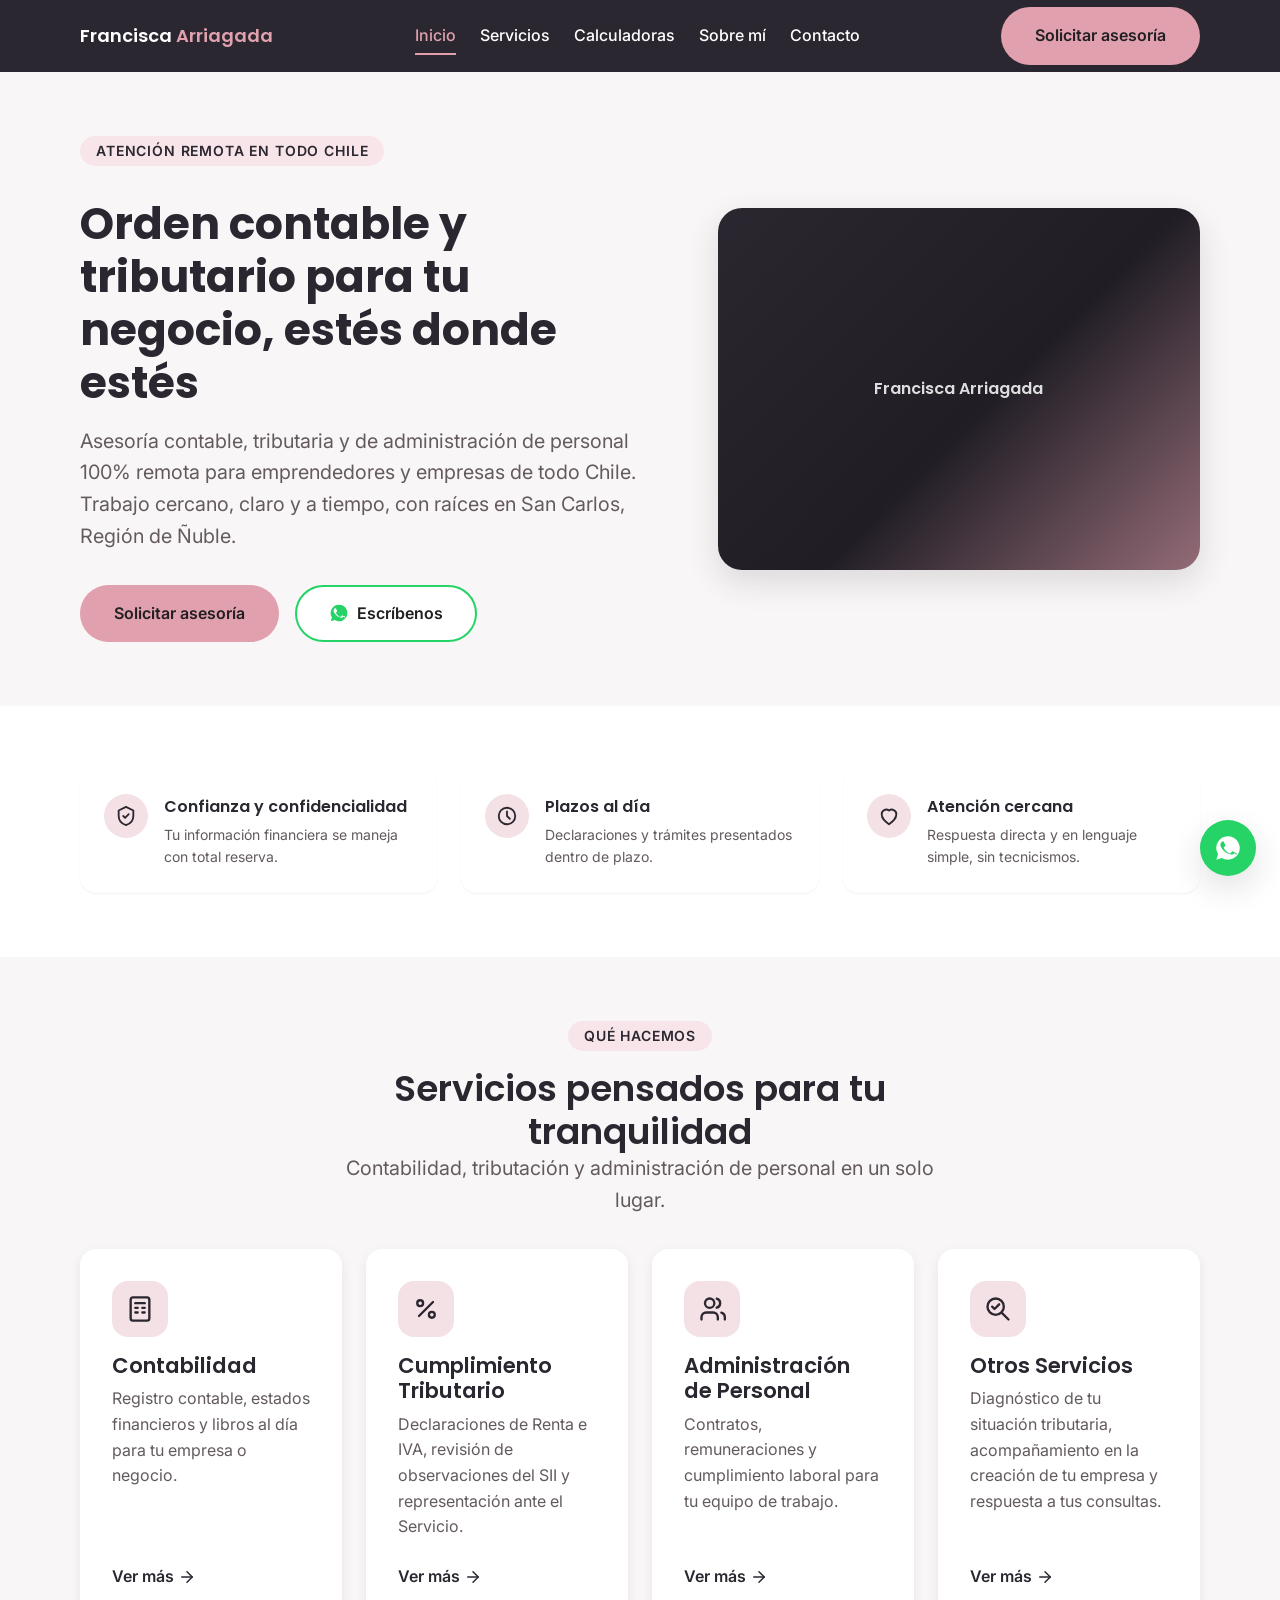
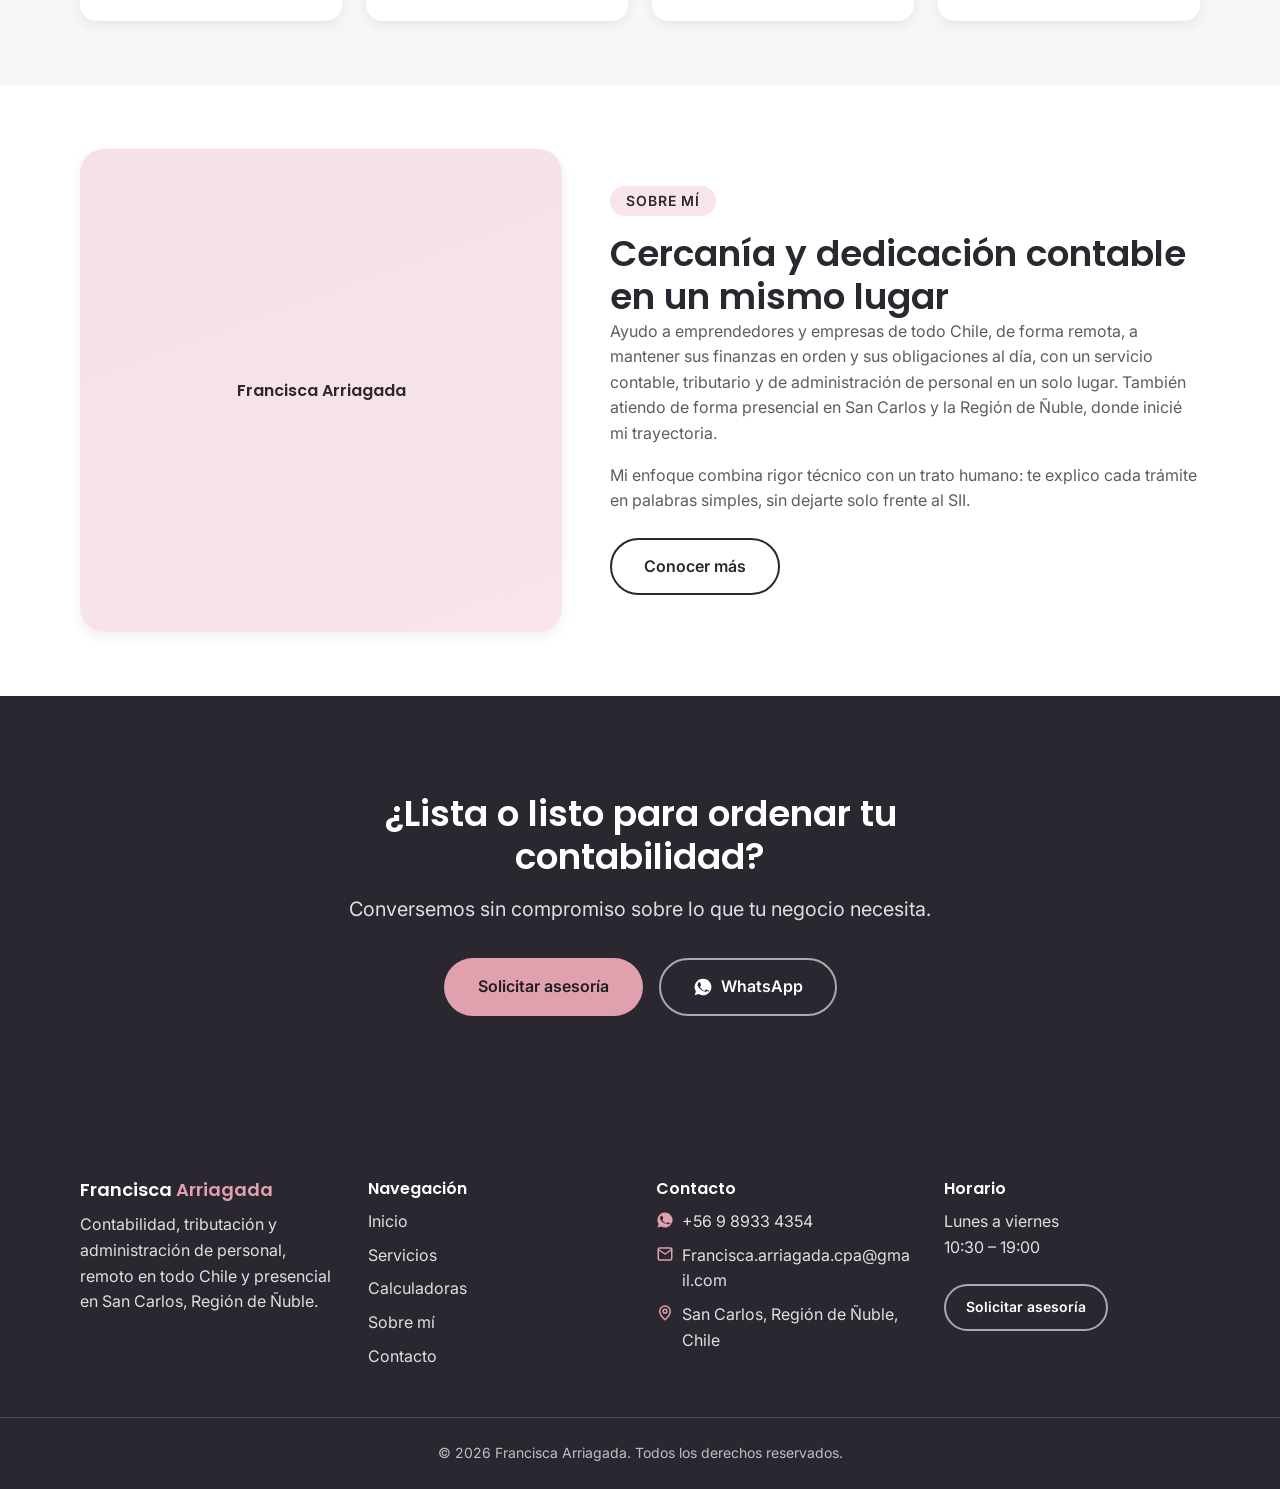
<file: index.html>
<!DOCTYPE html>
<html lang="es-CL">
<head>
  <meta charset="UTF-8">
  <meta name="viewport" content="width=device-width, initial-scale=1.0">
  <title>Francisca Arriagada | Contabilidad, Tributación y Administración de Personal — Atención Remota en Todo Chile</title>
  <meta name="description" content="Asesoría contable, tributaria y de administración de personal 100% remota para emprendedores y empresas de todo Chile. Atención cercana y a tiempo, con raíces en San Carlos, Región de Ñuble.">
  <link rel="canonical" href="https://pcornejov.github.io/Sitio-fran/">
  <link rel="icon" href="favicon.svg" type="image/svg+xml">

  <meta property="og:type" content="website">
  <meta property="og:locale" content="es_CL">
  <meta property="og:title" content="Francisca Arriagada | Contabilidad, Tributación y Administración de Personal — Atención Remota en Todo Chile">
  <meta property="og:description" content="Asesoría contable, tributaria y de administración de personal 100% remota para emprendedores y empresas de todo Chile. Atención cercana y a tiempo, con raíces en San Carlos, Región de Ñuble.">
  <meta property="og:url" content="https://pcornejov.github.io/Sitio-fran/">

  <link rel="preconnect" href="https://fonts.googleapis.com">
  <link rel="preconnect" href="https://fonts.gstatic.com" crossorigin>
  <link href="https://fonts.googleapis.com/css2?family=Poppins:wght@600;700&family=Inter:wght@400;500;600&display=swap" rel="stylesheet">

  <link rel="stylesheet" href="assets/css/styles.css">
</head>
<body>
  <a class="skip-link" href="#main-content">Saltar al contenido</a>

  <header class="site-header">
    <div class="container site-header__inner">
      <a href="index.html" class="wordmark">Francisca <span>Arriagada</span></a>

      <nav class="main-nav" aria-label="Navegación principal">
        <ul class="main-nav__list">
          <li><a class="main-nav__link" href="index.html" aria-current="page">Inicio</a></li>
          <li><a class="main-nav__link" href="servicios.html">Servicios</a></li>
          <li><a class="main-nav__link" href="calculadoras.html">Calculadoras</a></li>
          <li><a class="main-nav__link" href="sobre-mi.html">Sobre mí</a></li>
          <li><a class="main-nav__link" href="contacto.html">Contacto</a></li>
        </ul>
      </nav>

      <div class="site-header__actions">
        <a href="contacto.html" class="btn btn--primary site-header__cta">Solicitar asesoría</a>
        <button type="button" class="hamburger" aria-label="Abrir menú" aria-expanded="false" aria-controls="mobile-menu">
          <svg class="icon-open" viewBox="0 0 24 24" fill="none" stroke="currentColor" stroke-width="2" stroke-linecap="round" aria-hidden="true"><line x1="3" y1="6" x2="21" y2="6"/><line x1="3" y1="12" x2="21" y2="12"/><line x1="3" y1="18" x2="21" y2="18"/></svg>
          <svg class="icon-close" viewBox="0 0 24 24" fill="none" stroke="currentColor" stroke-width="2" stroke-linecap="round" aria-hidden="true"><line x1="6" y1="6" x2="18" y2="18"/><line x1="6" y1="18" x2="18" y2="6"/></svg>
        </button>
      </div>
    </div>
  </header>

  <div class="mobile-menu" id="mobile-menu" hidden role="dialog" aria-modal="true" aria-label="Menú de navegación">
    <div class="mobile-menu__header container">
      <a href="index.html" class="wordmark">Francisca <span>Arriagada</span></a>
      <button type="button" class="hamburger mobile-menu__close" aria-label="Cerrar menú">
        <svg viewBox="0 0 24 24" fill="none" stroke="currentColor" stroke-width="2" stroke-linecap="round" aria-hidden="true"><line x1="6" y1="6" x2="18" y2="18"/><line x1="6" y1="18" x2="18" y2="6"/></svg>
      </button>
    </div>
    <ul class="mobile-menu__list">
      <li><a class="mobile-menu__link" href="index.html" aria-current="page">Inicio</a></li>
      <li><a class="mobile-menu__link" href="servicios.html">Servicios</a></li>
      <li><a class="mobile-menu__link" href="calculadoras.html">Calculadoras</a></li>
      <li><a class="mobile-menu__link" href="sobre-mi.html">Sobre mí</a></li>
      <li><a class="mobile-menu__link" href="contacto.html">Contacto</a></li>
    </ul>
    <div class="mobile-menu__cta">
      <a href="contacto.html" class="btn btn--primary">Solicitar asesoría</a>
      <a href="https://wa.me/56989334354" class="btn btn--on-navy" target="_blank" rel="noopener">
        <svg viewBox="0 0 24 24" fill="currentColor" aria-hidden="true"><path d="M12 2a10 10 0 0 0-8.5 15.3L2 22l4.8-1.5A10 10 0 1 0 12 2Zm5.6 14.2c-.2.7-1.4 1.3-2 1.4-.5.1-1.2.2-3.7-.8-3.1-1.2-5-4.3-5.2-4.5-.2-.2-1.2-1.6-1.2-3s.8-2.2 1-2.5c.3-.3.6-.4.8-.4h.6c.2 0 .5 0 .7.6.3.7.9 2.3 1 2.5.1.2.1.4 0 .6-.1.2-.2.4-.4.6-.2.2-.4.5-.6.6-.2.2-.4.4-.2.8.2.4 1 1.6 2.1 2.6 1.4 1.3 2.6 1.7 3 1.9.4.2.6.1.8-.1.2-.2.9-1 1.1-1.4.2-.4.5-.3.8-.2.3.1 2 1 2.4 1.1.4.2.6.3.7.4.1.2.1.9-.1 1.6Z"/></svg>
        WhatsApp
      </a>
    </div>
  </div>

  <main id="main-content">
    <!-- ===== HERO ===== -->
    <section class="section">
      <div class="container hero">
        <div class="hero__text">
          <span class="eyebrow">Atención remota en todo Chile</span>
          <h1>Orden contable y tributario para tu negocio, estés donde estés</h1>
          <p class="hero__subtitle">Asesoría contable, tributaria y de administración de personal 100% remota para emprendedores y empresas de todo Chile. Trabajo cercano, claro y a tiempo, con raíces en San Carlos, Región de Ñuble.</p>
          <div class="btn-row">
            <a href="contacto.html" class="btn btn--primary">Solicitar asesoría</a>
            <a href="https://wa.me/56989334354" class="btn btn--whatsapp" target="_blank" rel="noopener">
              <svg viewBox="0 0 24 24" fill="currentColor" aria-hidden="true"><path d="M12 2a10 10 0 0 0-8.5 15.3L2 22l4.8-1.5A10 10 0 1 0 12 2Zm5.6 14.2c-.2.7-1.4 1.3-2 1.4-.5.1-1.2.2-3.7-.8-3.1-1.2-5-4.3-5.2-4.5-.2-.2-1.2-1.6-1.2-3s.8-2.2 1-2.5c.3-.3.6-.4.8-.4h.6c.2 0 .5 0 .7.6.3.7.9 2.3 1 2.5.1.2.1.4 0 .6-.1.2-.2.4-.4.6-.2.2-.4.5-.6.6-.2.2-.4.4-.2.8.2.4 1 1.6 2.1 2.6 1.4 1.3 2.6 1.7 3 1.9.4.2.6.1.8-.1.2-.2.9-1 1.1-1.4.2-.4.5-.3.8-.2.3.1 2 1 2.4 1.1.4.2.6.3.7.4.1.2.1.9-.1 1.6Z"/></svg>
              Escríbenos
            </a>
          </div>
        </div>
        <div class="hero__media" role="img" aria-label="Ilustración representativa de asesoría contable">
          <span>Francisca Arriagada</span>
        </div>
      </div>
    </section>

    <!-- ===== FRANJA DE VALORES ===== -->
    <section class="section section-bg-alt">
      <div class="container">
        <div class="values-strip">
          <div class="value-item">
            <div class="value-item__icon">
              <svg viewBox="0 0 24 24" fill="none" stroke="currentColor" stroke-width="2" stroke-linecap="round" stroke-linejoin="round" aria-hidden="true"><path d="M12 2l8 4v6c0 5-3.4 8.5-8 10-4.6-1.5-8-5-8-10V6l8-4Z"/><path d="m9 12 2 2 4-4"/></svg>
            </div>
            <div>
              <p class="value-item__title">Confianza y confidencialidad</p>
              <p class="value-item__desc">Tu información financiera se maneja con total reserva.</p>
            </div>
          </div>
          <div class="value-item">
            <div class="value-item__icon">
              <svg viewBox="0 0 24 24" fill="none" stroke="currentColor" stroke-width="2" stroke-linecap="round" stroke-linejoin="round" aria-hidden="true"><circle cx="12" cy="12" r="9"/><path d="M12 7v5l3 3"/></svg>
            </div>
            <div>
              <p class="value-item__title">Plazos al día</p>
              <p class="value-item__desc">Declaraciones y trámites presentados dentro de plazo.</p>
            </div>
          </div>
          <div class="value-item">
            <div class="value-item__icon">
              <svg viewBox="0 0 24 24" fill="none" stroke="currentColor" stroke-width="2" stroke-linecap="round" stroke-linejoin="round" aria-hidden="true"><path d="M12 21c-4-3-8-6-8-11a5 5 0 0 1 8-4 5 5 0 0 1 8 4c0 5-4 8-8 11Z"/></svg>
            </div>
            <div>
              <p class="value-item__title">Atención cercana</p>
              <p class="value-item__desc">Respuesta directa y en lenguaje simple, sin tecnicismos.</p>
            </div>
          </div>
        </div>
      </div>
    </section>

    <!-- ===== GRILLA DE SERVICIOS ===== -->
    <section class="section" id="servicios">
      <div class="container">
        <div class="section-header section-header--center">
          <span class="eyebrow">Qué hacemos</span>
          <h2>Servicios pensados para tu tranquilidad</h2>
          <p class="lead">Contabilidad, tributación y administración de personal en un solo lugar.</p>
        </div>

        <div class="services-grid">
          <article class="service-card">
            <div class="service-card__icon">
              <svg viewBox="0 0 24 24" fill="none" stroke="currentColor" stroke-width="2" stroke-linecap="round" stroke-linejoin="round" aria-hidden="true"><rect x="4" y="2" width="16" height="20" rx="2"/><line x1="8" y1="7" x2="16" y2="7"/><line x1="8" y1="11" x2="10" y2="11"/><line x1="8" y1="15" x2="10" y2="15"/><line x1="14" y1="11" x2="16" y2="11"/><line x1="14" y1="15" x2="16" y2="15"/></svg>
            </div>
            <h3 class="service-card__title">Contabilidad</h3>
            <p class="service-card__desc">Registro contable, estados financieros y libros al día para tu empresa o negocio.</p>
            <a href="servicios.html#contabilidad" class="service-card__link">Ver más
              <svg viewBox="0 0 24 24" fill="none" stroke="currentColor" stroke-width="2" stroke-linecap="round" stroke-linejoin="round" aria-hidden="true"><line x1="5" y1="12" x2="19" y2="12"/><polyline points="12 5 19 12 12 19"/></svg>
            </a>
          </article>

          <article class="service-card">
            <div class="service-card__icon">
              <svg viewBox="0 0 24 24" fill="none" stroke="currentColor" stroke-width="2" stroke-linecap="round" stroke-linejoin="round" aria-hidden="true"><circle cx="7" cy="7" r="2.5"/><circle cx="17" cy="17" r="2.5"/><line x1="18" y1="6" x2="6" y2="18"/></svg>
            </div>
            <h3 class="service-card__title">Cumplimiento Tributario</h3>
            <p class="service-card__desc">Declaraciones de Renta e IVA, revisión de observaciones del SII y representación ante el Servicio.</p>
            <a href="servicios.html#tributario" class="service-card__link">Ver más
              <svg viewBox="0 0 24 24" fill="none" stroke="currentColor" stroke-width="2" stroke-linecap="round" stroke-linejoin="round" aria-hidden="true"><line x1="5" y1="12" x2="19" y2="12"/><polyline points="12 5 19 12 12 19"/></svg>
            </a>
          </article>

          <article class="service-card">
            <div class="service-card__icon">
              <svg viewBox="0 0 24 24" fill="none" stroke="currentColor" stroke-width="2" stroke-linecap="round" stroke-linejoin="round" aria-hidden="true"><path d="M17 21v-2a4 4 0 0 0-4-4H7a4 4 0 0 0-4 4v2"/><circle cx="10" cy="7" r="4"/><path d="M23 21v-2a4 4 0 0 0-3-3.87"/><path d="M16 3.13a4 4 0 0 1 0 7.75"/></svg>
            </div>
            <h3 class="service-card__title">Administración de Personal</h3>
            <p class="service-card__desc">Contratos, remuneraciones y cumplimiento laboral para tu equipo de trabajo.</p>
            <a href="servicios.html#personal" class="service-card__link">Ver más
              <svg viewBox="0 0 24 24" fill="none" stroke="currentColor" stroke-width="2" stroke-linecap="round" stroke-linejoin="round" aria-hidden="true"><line x1="5" y1="12" x2="19" y2="12"/><polyline points="12 5 19 12 12 19"/></svg>
            </a>
          </article>

          <article class="service-card">
            <div class="service-card__icon">
              <svg viewBox="0 0 24 24" fill="none" stroke="currentColor" stroke-width="2" stroke-linecap="round" stroke-linejoin="round" aria-hidden="true"><circle cx="10" cy="10" r="7"/><path d="m7 10 2 2 4-4"/><line x1="21" y1="21" x2="15.5" y2="15.5"/></svg>
            </div>
            <h3 class="service-card__title">Otros Servicios</h3>
            <p class="service-card__desc">Diagnóstico de tu situación tributaria, acompañamiento en la creación de tu empresa y respuesta a tus consultas.</p>
            <a href="servicios.html#otros-servicios" class="service-card__link">Ver más
              <svg viewBox="0 0 24 24" fill="none" stroke="currentColor" stroke-width="2" stroke-linecap="round" stroke-linejoin="round" aria-hidden="true"><line x1="5" y1="12" x2="19" y2="12"/><polyline points="12 5 19 12 12 19"/></svg>
            </a>
          </article>
        </div>
      </div>
    </section>

    <!-- ===== SOBRE MÍ (preview) ===== -->
    <section class="section section-bg-alt">
      <div class="container about-preview">
        <div class="about-preview__media" role="img" aria-label="Retrato de Francisca Arriagada">
          <span>Francisca Arriagada</span>
        </div>
        <div class="about-preview__body">
          <span class="eyebrow">Sobre mí</span>
          <h2>Cercanía y dedicación contable en un mismo lugar</h2>
          <p>Ayudo a emprendedores y empresas de todo Chile, de forma remota, a mantener sus finanzas en orden y sus obligaciones al día, con un servicio contable, tributario y de administración de personal en un solo lugar. También atiendo de forma presencial en San Carlos y la Región de Ñuble, donde inicié mi trayectoria.</p>
          <p>Mi enfoque combina rigor técnico con un trato humano: te explico cada trámite en palabras simples, sin dejarte solo frente al SII.</p>
          <div class="mt-lg">
            <a href="sobre-mi.html" class="btn btn--secondary">Conocer más</a>
          </div>
        </div>
      </div>
    </section>

    <!-- ===== BANDA CTA ===== -->
    <section class="cta-band">
      <div class="cta-band__content">
        <h2 class="cta-band__title">¿Lista o listo para ordenar tu contabilidad?</h2>
        <p class="cta-band__subtitle">Conversemos sin compromiso sobre lo que tu negocio necesita.</p>
        <div class="btn-row">
          <a href="contacto.html" class="btn btn--primary">Solicitar asesoría</a>
          <a href="https://wa.me/56989334354" class="btn btn--on-navy" target="_blank" rel="noopener">
            <svg viewBox="0 0 24 24" fill="currentColor" aria-hidden="true"><path d="M12 2a10 10 0 0 0-8.5 15.3L2 22l4.8-1.5A10 10 0 1 0 12 2Zm5.6 14.2c-.2.7-1.4 1.3-2 1.4-.5.1-1.2.2-3.7-.8-3.1-1.2-5-4.3-5.2-4.5-.2-.2-1.2-1.6-1.2-3s.8-2.2 1-2.5c.3-.3.6-.4.8-.4h.6c.2 0 .5 0 .7.6.3.7.9 2.3 1 2.5.1.2.1.4 0 .6-.1.2-.2.4-.4.6-.2.2-.4.5-.6.6-.2.2-.4.4-.2.8.2.4 1 1.6 2.1 2.6 1.4 1.3 2.6 1.7 3 1.9.4.2.6.1.8-.1.2-.2.9-1 1.1-1.4.2-.4.5-.3.8-.2.3.1 2 1 2.4 1.1.4.2.6.3.7.4.1.2.1.9-.1 1.6Z"/></svg>
            WhatsApp
          </a>
        </div>
      </div>
    </section>
  </main>

  <footer class="site-footer">
    <div class="container footer-grid">
      <div class="footer-col">
        <p class="footer-col__wordmark">Francisca <span style="color: var(--color-accent);">Arriagada</span></p>
        <p>Contabilidad, tributación y administración de personal, remoto en todo Chile y presencial en San Carlos, Región de Ñuble.</p>
      </div>

      <div class="footer-col">
        <p class="footer-col__title">Navegación</p>
        <ul>
          <li><a href="index.html">Inicio</a></li>
          <li><a href="servicios.html">Servicios</a></li>
          <li><a href="calculadoras.html">Calculadoras</a></li>
          <li><a href="sobre-mi.html">Sobre mí</a></li>
          <li><a href="contacto.html">Contacto</a></li>
        </ul>
      </div>

      <div class="footer-col">
        <p class="footer-col__title">Contacto</p>
        <div class="footer-contact-item">
          <svg viewBox="0 0 24 24" fill="currentColor" aria-hidden="true"><path d="M12 2a10 10 0 0 0-8.5 15.3L2 22l4.8-1.5A10 10 0 1 0 12 2Zm5.6 14.2c-.2.7-1.4 1.3-2 1.4-.5.1-1.2.2-3.7-.8-3.1-1.2-5-4.3-5.2-4.5-.2-.2-1.2-1.6-1.2-3s.8-2.2 1-2.5c.3-.3.6-.4.8-.4h.6c.2 0 .5 0 .7.6.3.7.9 2.3 1 2.5.1.2.1.4 0 .6-.1.2-.2.4-.4.6-.2.2-.4.5-.6.6-.2.2-.4.4-.2.8.2.4 1 1.6 2.1 2.6 1.4 1.3 2.6 1.7 3 1.9.4.2.6.1.8-.1.2-.2.9-1 1.1-1.4.2-.4.5-.3.8-.2.3.1 2 1 2.4 1.1.4.2.6.3.7.4.1.2.1.9-.1 1.6Z"/></svg>
          <a href="https://wa.me/56989334354" target="_blank" rel="noopener">+56 9 8933 4354</a>
        </div>
        <div class="footer-contact-item">
          <svg viewBox="0 0 24 24" fill="none" stroke="currentColor" stroke-width="2" stroke-linecap="round" stroke-linejoin="round" aria-hidden="true"><path d="M4 4h16v16H4z" opacity="0"/><path d="m3 6 9 6 9-6"/><rect x="3" y="4" width="18" height="16" rx="2"/></svg>
          <a href="mailto:Francisca.arriagada.cpa@gmail.com">Francisca.arriagada.cpa@gmail.com</a>
        </div>
        <div class="footer-contact-item">
          <svg viewBox="0 0 24 24" fill="none" stroke="currentColor" stroke-width="2" stroke-linecap="round" stroke-linejoin="round" aria-hidden="true"><path d="M12 21s7-6.5 7-11.5a7 7 0 0 0-14 0C5 14.5 12 21 12 21Z"/><circle cx="12" cy="9.5" r="2.5"/></svg>
          <span>San Carlos, Región de Ñuble, Chile</span>
        </div>
      </div>

      <div class="footer-col">
        <p class="footer-col__title">Horario</p>
        <p>Lunes a viernes<br>10:30 – 19:00</p>
        <div class="mt-lg">
          <a href="contacto.html" class="btn btn--on-navy btn--sm">Solicitar asesoría</a>
        </div>
      </div>
    </div>
    <div class="footer-bottom">
      <p>&copy; 2026 Francisca Arriagada. Todos los derechos reservados.</p>
    </div>
  </footer>

  <a href="https://wa.me/56989334354" class="whatsapp-fab" target="_blank" rel="noopener" aria-label="Escríbenos por WhatsApp">
    <svg viewBox="0 0 24 24" fill="currentColor" aria-hidden="true"><path d="M12 2a10 10 0 0 0-8.5 15.3L2 22l4.8-1.5A10 10 0 1 0 12 2Zm5.6 14.2c-.2.7-1.4 1.3-2 1.4-.5.1-1.2.2-3.7-.8-3.1-1.2-5-4.3-5.2-4.5-.2-.2-1.2-1.6-1.2-3s.8-2.2 1-2.5c.3-.3.6-.4.8-.4h.6c.2 0 .5 0 .7.6.3.7.9 2.3 1 2.5.1.2.1.4 0 .6-.1.2-.2.4-.4.6-.2.2-.4.5-.6.6-.2.2-.4.4-.2.8.2.4 1 1.6 2.1 2.6 1.4 1.3 2.6 1.7 3 1.9.4.2.6.1.8-.1.2-.2.9-1 1.1-1.4.2-.4.5-.3.8-.2.3.1 2 1 2.4 1.1.4.2.6.3.7.4.1.2.1.9-.1 1.6Z"/></svg>
  </a>

  <script src="assets/js/main.js" defer></script>
</body>
</html>
</file>
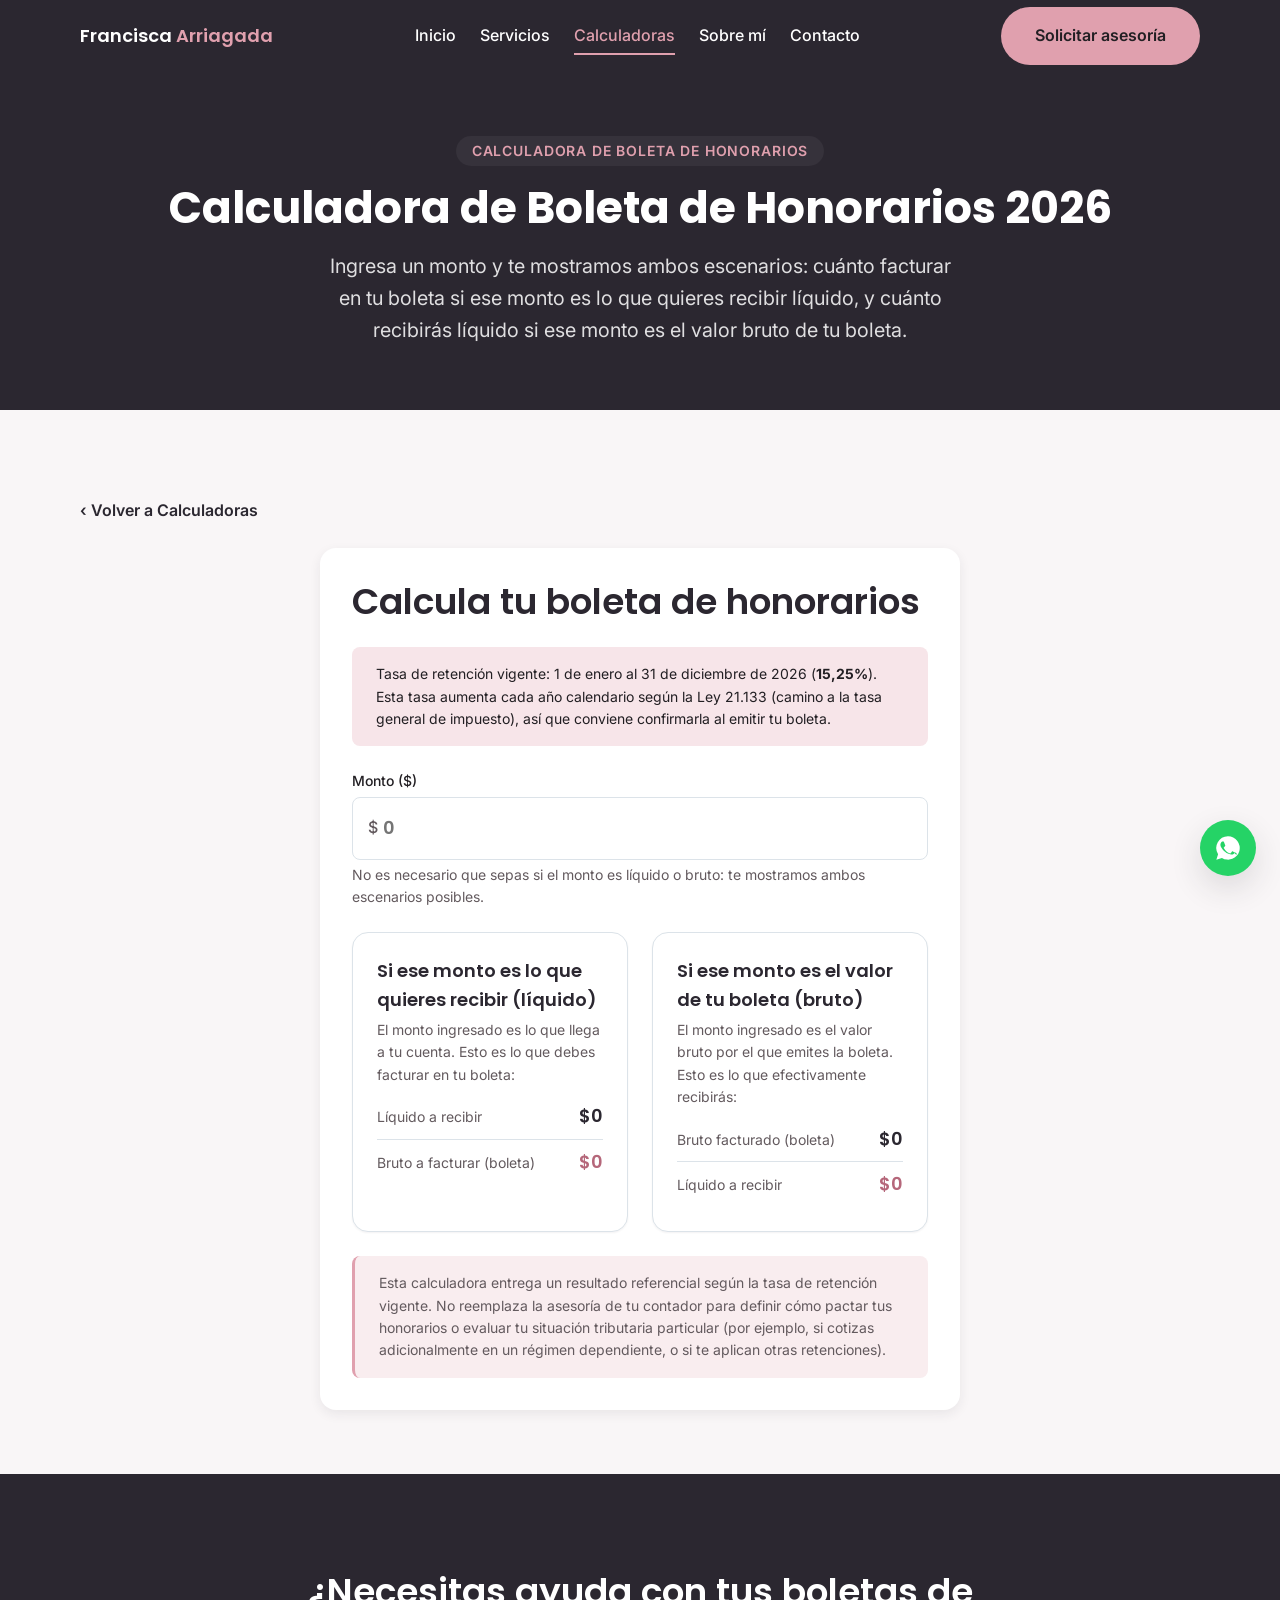
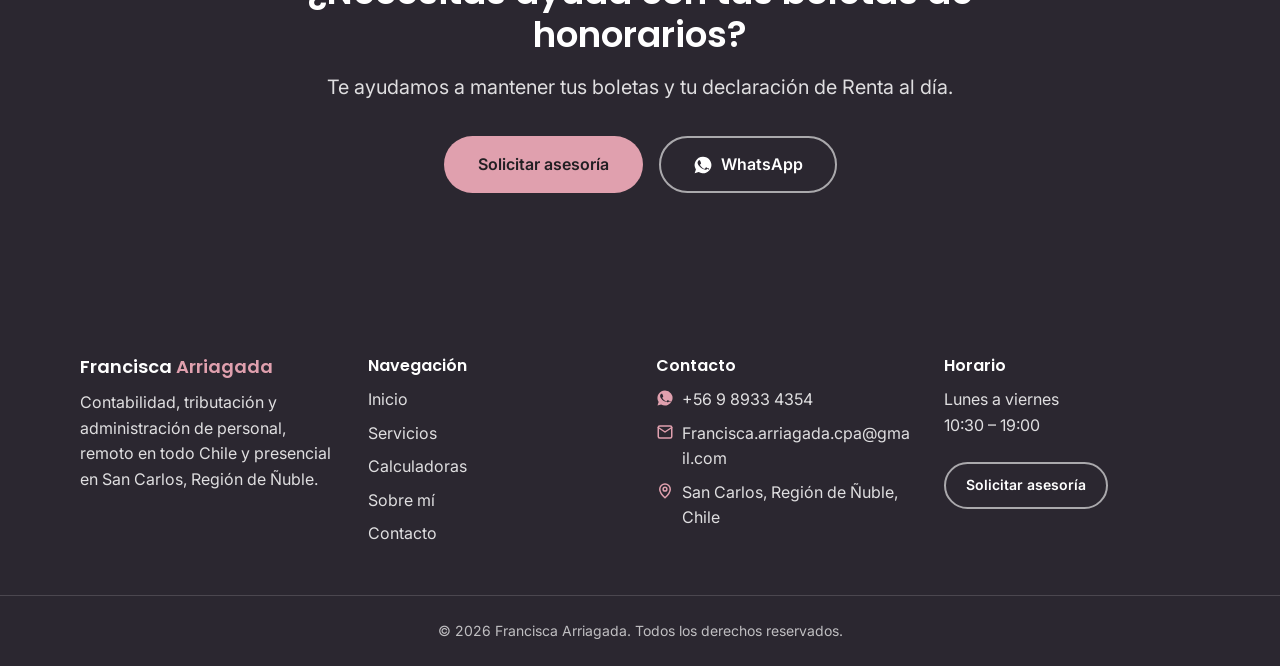
<file: calculadora-honorarios.html>
<!DOCTYPE html>
<html lang="es-CL">
<head>
  <meta charset="UTF-8">
  <meta name="viewport" content="width=device-width, initial-scale=1.0">
  <title>Calculadora de Boleta de Honorarios 2026 (Retención 15,25%) | Francisca Arriagada</title>
  <meta name="description" content="Calcula cuánto debes facturar en tu boleta de honorarios o cuánto recibirás líquido, según la tasa de retención vigente 2026 (15,25%). Herramienta gratuita y referencial.">
  <link rel="canonical" href="https://pcornejov.github.io/Sitio-fran/calculadora-honorarios.html">
  <link rel="icon" href="favicon.svg" type="image/svg+xml">

  <meta property="og:type" content="website">
  <meta property="og:locale" content="es_CL">
  <meta property="og:title" content="Calculadora de Boleta de Honorarios 2026 (Retención 15,25%) | Francisca Arriagada">
  <meta property="og:description" content="Calcula cuánto debes facturar en tu boleta de honorarios o cuánto recibirás líquido, según la tasa de retención vigente 2026 (15,25%). Herramienta gratuita y referencial.">
  <meta property="og:url" content="https://pcornejov.github.io/Sitio-fran/calculadora-honorarios.html">

  <link rel="preconnect" href="https://fonts.googleapis.com">
  <link rel="preconnect" href="https://fonts.gstatic.com" crossorigin>
  <link href="https://fonts.googleapis.com/css2?family=Poppins:wght@600;700&family=Inter:wght@400;500;600&display=swap" rel="stylesheet">

  <link rel="stylesheet" href="assets/css/styles.css">
</head>
<body>
  <a class="skip-link" href="#main-content">Saltar al contenido</a>

  <header class="site-header">
    <div class="container site-header__inner">
      <a href="index.html" class="wordmark">Francisca <span>Arriagada</span></a>

      <nav class="main-nav" aria-label="Navegación principal">
        <ul class="main-nav__list">
          <li><a class="main-nav__link" href="index.html">Inicio</a></li>
          <li><a class="main-nav__link" href="servicios.html">Servicios</a></li>
          <li><a class="main-nav__link" href="calculadoras.html" aria-current="page">Calculadoras</a></li>
          <li><a class="main-nav__link" href="sobre-mi.html">Sobre mí</a></li>
          <li><a class="main-nav__link" href="contacto.html">Contacto</a></li>
        </ul>
      </nav>

      <div class="site-header__actions">
        <a href="contacto.html" class="btn btn--primary site-header__cta">Solicitar asesoría</a>
        <button type="button" class="hamburger" aria-label="Abrir menú" aria-expanded="false" aria-controls="mobile-menu">
          <svg class="icon-open" viewBox="0 0 24 24" fill="none" stroke="currentColor" stroke-width="2" stroke-linecap="round" aria-hidden="true"><line x1="3" y1="6" x2="21" y2="6"/><line x1="3" y1="12" x2="21" y2="12"/><line x1="3" y1="18" x2="21" y2="18"/></svg>
          <svg class="icon-close" viewBox="0 0 24 24" fill="none" stroke="currentColor" stroke-width="2" stroke-linecap="round" aria-hidden="true"><line x1="6" y1="6" x2="18" y2="18"/><line x1="6" y1="18" x2="18" y2="6"/></svg>
        </button>
      </div>
    </div>
  </header>

  <div class="mobile-menu" id="mobile-menu" hidden role="dialog" aria-modal="true" aria-label="Menú de navegación">
    <div class="mobile-menu__header container">
      <a href="index.html" class="wordmark">Francisca <span>Arriagada</span></a>
      <button type="button" class="hamburger mobile-menu__close" aria-label="Cerrar menú">
        <svg viewBox="0 0 24 24" fill="none" stroke="currentColor" stroke-width="2" stroke-linecap="round" aria-hidden="true"><line x1="6" y1="6" x2="18" y2="18"/><line x1="6" y1="18" x2="18" y2="6"/></svg>
      </button>
    </div>
    <ul class="mobile-menu__list">
      <li><a class="mobile-menu__link" href="index.html">Inicio</a></li>
      <li><a class="mobile-menu__link" href="servicios.html">Servicios</a></li>
      <li><a class="mobile-menu__link" href="calculadoras.html" aria-current="page">Calculadoras</a></li>
      <li><a class="mobile-menu__link" href="sobre-mi.html">Sobre mí</a></li>
      <li><a class="mobile-menu__link" href="contacto.html">Contacto</a></li>
    </ul>
    <div class="mobile-menu__cta">
      <a href="contacto.html" class="btn btn--primary">Solicitar asesoría</a>
      <a href="https://wa.me/56989334354" class="btn btn--on-navy" target="_blank" rel="noopener">
        <svg viewBox="0 0 24 24" fill="currentColor" aria-hidden="true"><path d="M12 2a10 10 0 0 0-8.5 15.3L2 22l4.8-1.5A10 10 0 1 0 12 2Zm5.6 14.2c-.2.7-1.4 1.3-2 1.4-.5.1-1.2.2-3.7-.8-3.1-1.2-5-4.3-5.2-4.5-.2-.2-1.2-1.6-1.2-3s.8-2.2 1-2.5c.3-.3.6-.4.8-.4h.6c.2 0 .5 0 .7.6.3.7.9 2.3 1 2.5.1.2.1.4 0 .6-.1.2-.2.4-.4.6-.2.2-.4.5-.6.6-.2.2-.4.4-.2.8.2.4 1 1.6 2.1 2.6 1.4 1.3 2.6 1.7 3 1.9.4.2.6.1.8-.1.2-.2.9-1 1.1-1.4.2-.4.5-.3.8-.2.3.1 2 1 2.4 1.1.4.2.6.3.7.4.1.2.1.9-.1 1.6Z"/></svg>
        WhatsApp
      </a>
    </div>
  </div>

  <main id="main-content">
    <!-- ===== BANNER DE PÁGINA ===== -->
    <section class="page-banner">
      <div class="container">
        <span class="eyebrow eyebrow--on-navy">Calculadora de Boleta de Honorarios</span>
        <h1>Calculadora de Boleta de Honorarios 2026</h1>
        <p class="page-banner__subtitle">Ingresa un monto y te mostramos ambos escenarios: cuánto facturar en tu boleta si ese monto es lo que quieres recibir líquido, y cuánto recibirás líquido si ese monto es el valor bruto de tu boleta.</p>
      </div>
    </section>

    <!-- ===== FORMULARIO ===== -->
    <section class="section">
      <div class="container">
        <p class="mb-lg"><a href="calculadoras.html" class="service-card__link">‹ Volver a Calculadoras</a></p>

        <form class="calculator-form" onsubmit="return false;" aria-label="Calculadora de boleta de honorarios">
          <h2>Calcula tu boleta de honorarios</h2>

          <p class="calc-rate-note">Tasa de retención vigente: 1 de enero al 31 de diciembre de 2026 (<strong>15,25%</strong>). Esta tasa aumenta cada año calendario según la Ley 21.133 (camino a la tasa general de impuesto), así que conviene confirmarla al emitir tu boleta.</p>

          <div class="form-field">
            <label for="honorarios-monto">Monto ($)</label>
            <div class="currency-input-wrapper">
              <span class="currency-input-wrapper__prefix" aria-hidden="true">$</span>
              <input type="text" inputmode="numeric" id="honorarios-monto" name="monto" placeholder="0" autocomplete="off" aria-describedby="honorarios-monto-help">
            </div>
            <p id="honorarios-monto-help" class="form-note">No es necesario que sepas si el monto es líquido o bruto: te mostramos ambos escenarios posibles.</p>
          </div>

          <div class="scenario-grid" aria-live="polite">
            <div class="scenario-card">
              <p class="scenario-card__title">Si ese monto es lo que quieres recibir (líquido)</p>
              <p class="scenario-card__desc">El monto ingresado es lo que llega a tu cuenta. Esto es lo que debes facturar en tu boleta:</p>
              <div class="scenario-card__rows">
                <div class="scenario-card__row">
                  <span class="scenario-card__row-label">Líquido a recibir</span>
                  <span class="scenario-card__row-value" id="honorarios-liquido-a">$0</span>
                </div>
                <div class="scenario-card__row">
                  <span class="scenario-card__row-label">Bruto a facturar (boleta)</span>
                  <span class="scenario-card__row-value scenario-card__row-value--highlight" id="honorarios-bruto-a">$0</span>
                </div>
              </div>
            </div>
            <div class="scenario-card">
              <p class="scenario-card__title">Si ese monto es el valor de tu boleta (bruto)</p>
              <p class="scenario-card__desc">El monto ingresado es el valor bruto por el que emites la boleta. Esto es lo que efectivamente recibirás:</p>
              <div class="scenario-card__rows">
                <div class="scenario-card__row">
                  <span class="scenario-card__row-label">Bruto facturado (boleta)</span>
                  <span class="scenario-card__row-value" id="honorarios-bruto-b">$0</span>
                </div>
                <div class="scenario-card__row">
                  <span class="scenario-card__row-label">Líquido a recibir</span>
                  <span class="scenario-card__row-value scenario-card__row-value--highlight" id="honorarios-liquido-b">$0</span>
                </div>
              </div>
            </div>
          </div>

          <p class="calc-disclaimer">Esta calculadora entrega un resultado referencial según la tasa de retención vigente. No reemplaza la asesoría de tu contador para definir cómo pactar tus honorarios o evaluar tu situación tributaria particular (por ejemplo, si cotizas adicionalmente en un régimen dependiente, o si te aplican otras retenciones).</p>
        </form>
      </div>
    </section>

    <!-- ===== BANDA CTA ===== -->
    <section class="cta-band">
      <div class="cta-band__content">
        <h2 class="cta-band__title">¿Necesitas ayuda con tus boletas de honorarios?</h2>
        <p class="cta-band__subtitle">Te ayudamos a mantener tus boletas y tu declaración de Renta al día.</p>
        <div class="btn-row">
          <a href="contacto.html" class="btn btn--primary">Solicitar asesoría</a>
          <a href="https://wa.me/56989334354" class="btn btn--on-navy" target="_blank" rel="noopener">
            <svg viewBox="0 0 24 24" fill="currentColor" aria-hidden="true"><path d="M12 2a10 10 0 0 0-8.5 15.3L2 22l4.8-1.5A10 10 0 1 0 12 2Zm5.6 14.2c-.2.7-1.4 1.3-2 1.4-.5.1-1.2.2-3.7-.8-3.1-1.2-5-4.3-5.2-4.5-.2-.2-1.2-1.6-1.2-3s.8-2.2 1-2.5c.3-.3.6-.4.8-.4h.6c.2 0 .5 0 .7.6.3.7.9 2.3 1 2.5.1.2.1.4 0 .6-.1.2-.2.4-.4.6-.2.2-.4.5-.6.6-.2.2-.4.4-.2.8.2.4 1 1.6 2.1 2.6 1.4 1.3 2.6 1.7 3 1.9.4.2.6.1.8-.1.2-.2.9-1 1.1-1.4.2-.4.5-.3.8-.2.3.1 2 1 2.4 1.1.4.2.6.3.7.4.1.2.1.9-.1 1.6Z"/></svg>
            WhatsApp
          </a>
        </div>
      </div>
    </section>
  </main>

  <footer class="site-footer">
    <div class="container footer-grid">
      <div class="footer-col">
        <p class="footer-col__wordmark">Francisca <span style="color: var(--color-accent);">Arriagada</span></p>
        <p>Contabilidad, tributación y administración de personal, remoto en todo Chile y presencial en San Carlos, Región de Ñuble.</p>
      </div>

      <div class="footer-col">
        <p class="footer-col__title">Navegación</p>
        <ul>
          <li><a href="index.html">Inicio</a></li>
          <li><a href="servicios.html">Servicios</a></li>
          <li><a href="calculadoras.html">Calculadoras</a></li>
          <li><a href="sobre-mi.html">Sobre mí</a></li>
          <li><a href="contacto.html">Contacto</a></li>
        </ul>
      </div>

      <div class="footer-col">
        <p class="footer-col__title">Contacto</p>
        <div class="footer-contact-item">
          <svg viewBox="0 0 24 24" fill="currentColor" aria-hidden="true"><path d="M12 2a10 10 0 0 0-8.5 15.3L2 22l4.8-1.5A10 10 0 1 0 12 2Zm5.6 14.2c-.2.7-1.4 1.3-2 1.4-.5.1-1.2.2-3.7-.8-3.1-1.2-5-4.3-5.2-4.5-.2-.2-1.2-1.6-1.2-3s.8-2.2 1-2.5c.3-.3.6-.4.8-.4h.6c.2 0 .5 0 .7.6.3.7.9 2.3 1 2.5.1.2.1.4 0 .6-.1.2-.2.4-.4.6-.2.2-.4.5-.6.6-.2.2-.4.4-.2.8.2.4 1 1.6 2.1 2.6 1.4 1.3 2.6 1.7 3 1.9.4.2.6.1.8-.1.2-.2.9-1 1.1-1.4.2-.4.5-.3.8-.2.3.1 2 1 2.4 1.1.4.2.6.3.7.4.1.2.1.9-.1 1.6Z"/></svg>
          <a href="https://wa.me/56989334354" target="_blank" rel="noopener">+56 9 8933 4354</a>
        </div>
        <div class="footer-contact-item">
          <svg viewBox="0 0 24 24" fill="none" stroke="currentColor" stroke-width="2" stroke-linecap="round" stroke-linejoin="round" aria-hidden="true"><path d="m3 6 9 6 9-6"/><rect x="3" y="4" width="18" height="16" rx="2"/></svg>
          <a href="mailto:Francisca.arriagada.cpa@gmail.com">Francisca.arriagada.cpa@gmail.com</a>
        </div>
        <div class="footer-contact-item">
          <svg viewBox="0 0 24 24" fill="none" stroke="currentColor" stroke-width="2" stroke-linecap="round" stroke-linejoin="round" aria-hidden="true"><path d="M12 21s7-6.5 7-11.5a7 7 0 0 0-14 0C5 14.5 12 21 12 21Z"/><circle cx="12" cy="9.5" r="2.5"/></svg>
          <span>San Carlos, Región de Ñuble, Chile</span>
        </div>
      </div>

      <div class="footer-col">
        <p class="footer-col__title">Horario</p>
        <p>Lunes a viernes<br>10:30 – 19:00</p>
        <div class="mt-lg">
          <a href="contacto.html" class="btn btn--on-navy btn--sm">Solicitar asesoría</a>
        </div>
      </div>
    </div>
    <div class="footer-bottom">
      <p>&copy; 2026 Francisca Arriagada. Todos los derechos reservados.</p>
    </div>
  </footer>

  <a href="https://wa.me/56989334354" class="whatsapp-fab" target="_blank" rel="noopener" aria-label="Escríbenos por WhatsApp">
    <svg viewBox="0 0 24 24" fill="currentColor" aria-hidden="true"><path d="M12 2a10 10 0 0 0-8.5 15.3L2 22l4.8-1.5A10 10 0 1 0 12 2Zm5.6 14.2c-.2.7-1.4 1.3-2 1.4-.5.1-1.2.2-3.7-.8-3.1-1.2-5-4.3-5.2-4.5-.2-.2-1.2-1.6-1.2-3s.8-2.2 1-2.5c.3-.3.6-.4.8-.4h.6c.2 0 .5 0 .7.6.3.7.9 2.3 1 2.5.1.2.1.4 0 .6-.1.2-.2.4-.4.6-.2.2-.4.5-.6.6-.2.2-.4.4-.2.8.2.4 1 1.6 2.1 2.6 1.4 1.3 2.6 1.7 3 1.9.4.2.6.1.8-.1.2-.2.9-1 1.1-1.4.2-.4.5-.3.8-.2.3.1 2 1 2.4 1.1.4.2.6.3.7.4.1.2.1.9-.1 1.6Z"/></svg>
  </a>

  <script src="assets/js/main.js" defer></script>
  <script src="assets/js/calculadoras.js" defer></script>
</body>
</html>
</file>
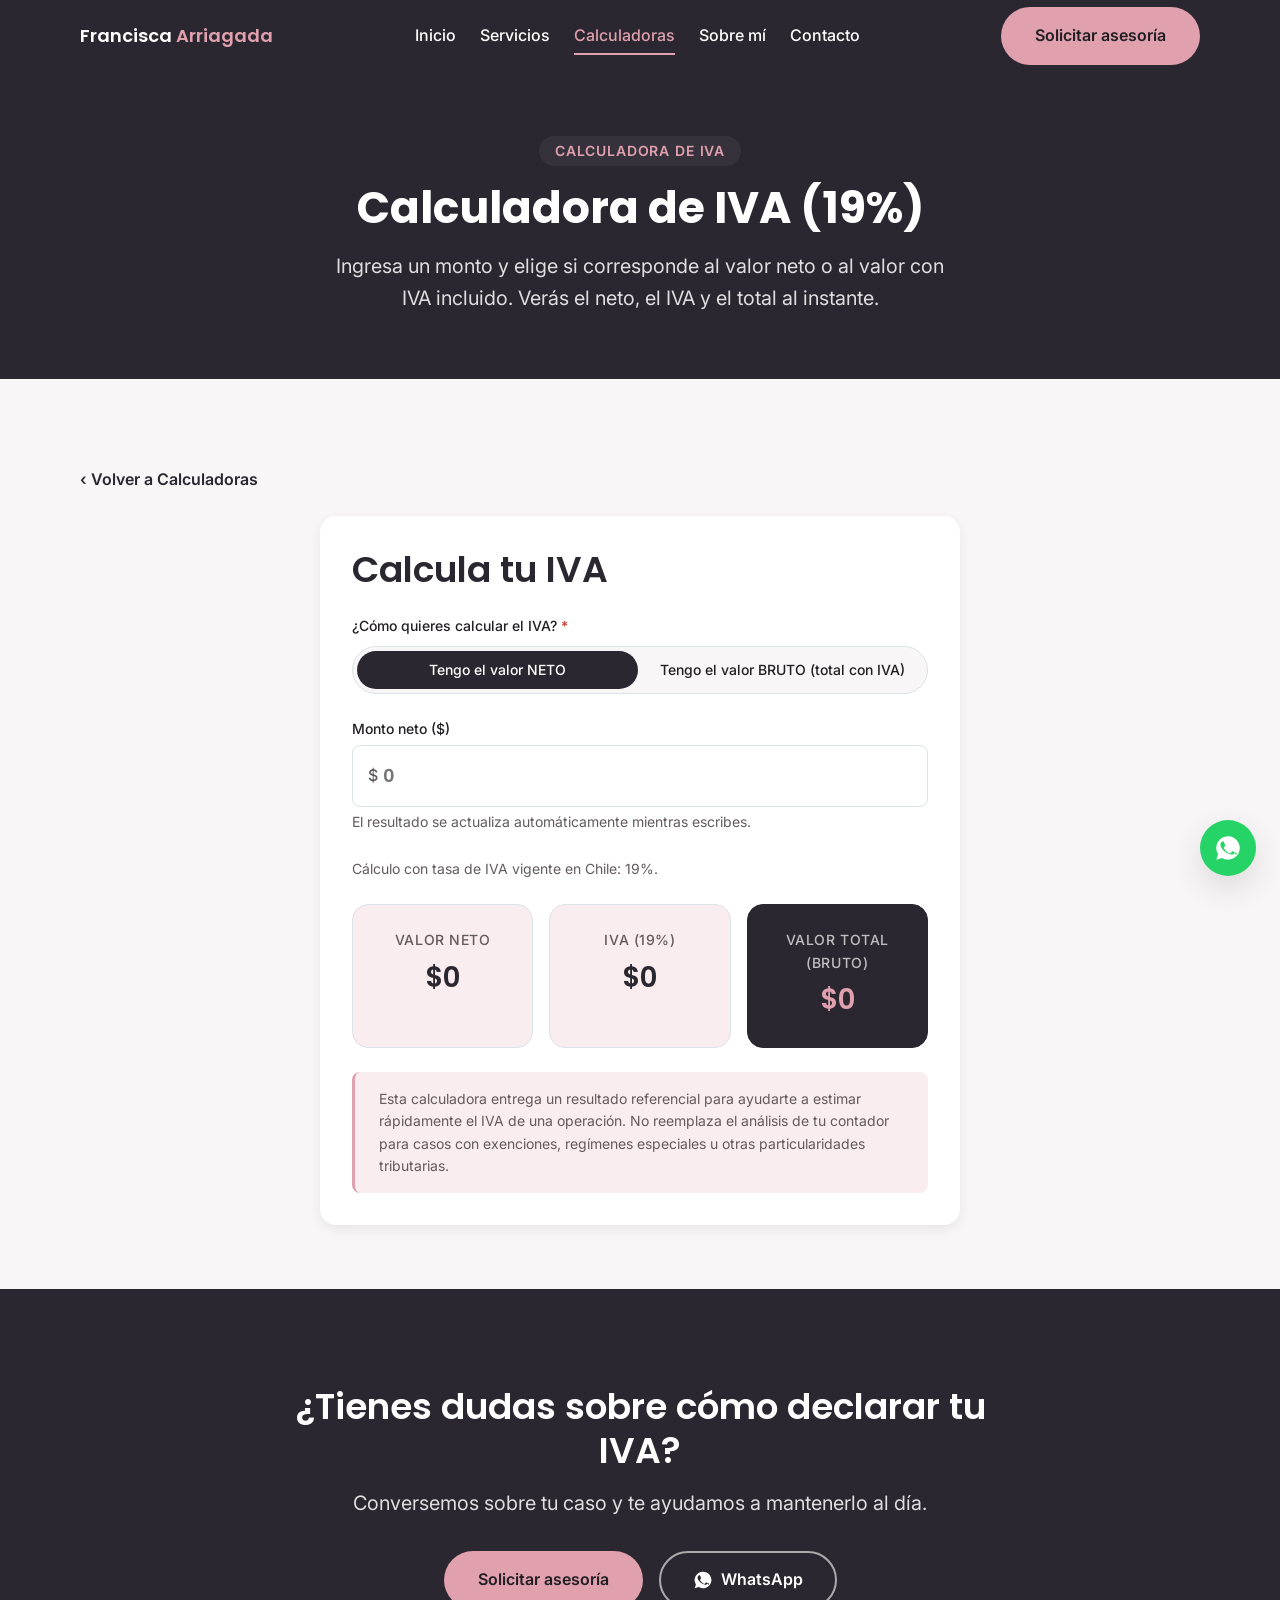
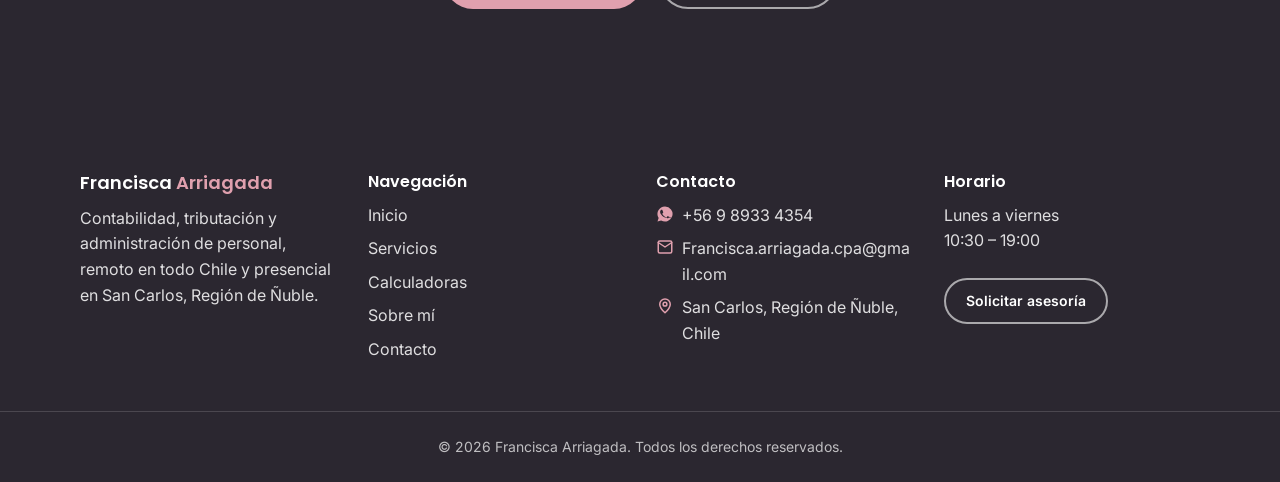
<file: calculadora-iva.html>
<!DOCTYPE html>
<html lang="es-CL">
<head>
  <meta charset="UTF-8">
  <meta name="viewport" content="width=device-width, initial-scale=1.0">
  <title>Calculadora de IVA Online (Neto, IVA 19% y Total) | Francisca Arriagada</title>
  <meta name="description" content="Calcula el IVA de tu venta o compra ingresando el valor neto o el total. Obtén al instante el neto, el IVA (19%) y el valor bruto. Herramienta gratuita y referencial.">
  <link rel="canonical" href="https://pcornejov.github.io/Sitio-fran/calculadora-iva.html">
  <link rel="icon" href="favicon.svg" type="image/svg+xml">

  <meta property="og:type" content="website">
  <meta property="og:locale" content="es_CL">
  <meta property="og:title" content="Calculadora de IVA Online (Neto, IVA 19% y Total) | Francisca Arriagada">
  <meta property="og:description" content="Calcula el IVA de tu venta o compra ingresando el valor neto o el total. Obtén al instante el neto, el IVA (19%) y el valor bruto. Herramienta gratuita y referencial.">
  <meta property="og:url" content="https://pcornejov.github.io/Sitio-fran/calculadora-iva.html">

  <link rel="preconnect" href="https://fonts.googleapis.com">
  <link rel="preconnect" href="https://fonts.gstatic.com" crossorigin>
  <link href="https://fonts.googleapis.com/css2?family=Poppins:wght@600;700&family=Inter:wght@400;500;600&display=swap" rel="stylesheet">

  <link rel="stylesheet" href="assets/css/styles.css">
</head>
<body>
  <a class="skip-link" href="#main-content">Saltar al contenido</a>

  <header class="site-header">
    <div class="container site-header__inner">
      <a href="index.html" class="wordmark">Francisca <span>Arriagada</span></a>

      <nav class="main-nav" aria-label="Navegación principal">
        <ul class="main-nav__list">
          <li><a class="main-nav__link" href="index.html">Inicio</a></li>
          <li><a class="main-nav__link" href="servicios.html">Servicios</a></li>
          <li><a class="main-nav__link" href="calculadoras.html" aria-current="page">Calculadoras</a></li>
          <li><a class="main-nav__link" href="sobre-mi.html">Sobre mí</a></li>
          <li><a class="main-nav__link" href="contacto.html">Contacto</a></li>
        </ul>
      </nav>

      <div class="site-header__actions">
        <a href="contacto.html" class="btn btn--primary site-header__cta">Solicitar asesoría</a>
        <button type="button" class="hamburger" aria-label="Abrir menú" aria-expanded="false" aria-controls="mobile-menu">
          <svg class="icon-open" viewBox="0 0 24 24" fill="none" stroke="currentColor" stroke-width="2" stroke-linecap="round" aria-hidden="true"><line x1="3" y1="6" x2="21" y2="6"/><line x1="3" y1="12" x2="21" y2="12"/><line x1="3" y1="18" x2="21" y2="18"/></svg>
          <svg class="icon-close" viewBox="0 0 24 24" fill="none" stroke="currentColor" stroke-width="2" stroke-linecap="round" aria-hidden="true"><line x1="6" y1="6" x2="18" y2="18"/><line x1="6" y1="18" x2="18" y2="6"/></svg>
        </button>
      </div>
    </div>
  </header>

  <div class="mobile-menu" id="mobile-menu" hidden role="dialog" aria-modal="true" aria-label="Menú de navegación">
    <div class="mobile-menu__header container">
      <a href="index.html" class="wordmark">Francisca <span>Arriagada</span></a>
      <button type="button" class="hamburger mobile-menu__close" aria-label="Cerrar menú">
        <svg viewBox="0 0 24 24" fill="none" stroke="currentColor" stroke-width="2" stroke-linecap="round" aria-hidden="true"><line x1="6" y1="6" x2="18" y2="18"/><line x1="6" y1="18" x2="18" y2="6"/></svg>
      </button>
    </div>
    <ul class="mobile-menu__list">
      <li><a class="mobile-menu__link" href="index.html">Inicio</a></li>
      <li><a class="mobile-menu__link" href="servicios.html">Servicios</a></li>
      <li><a class="mobile-menu__link" href="calculadoras.html" aria-current="page">Calculadoras</a></li>
      <li><a class="mobile-menu__link" href="sobre-mi.html">Sobre mí</a></li>
      <li><a class="mobile-menu__link" href="contacto.html">Contacto</a></li>
    </ul>
    <div class="mobile-menu__cta">
      <a href="contacto.html" class="btn btn--primary">Solicitar asesoría</a>
      <a href="https://wa.me/56989334354" class="btn btn--on-navy" target="_blank" rel="noopener">
        <svg viewBox="0 0 24 24" fill="currentColor" aria-hidden="true"><path d="M12 2a10 10 0 0 0-8.5 15.3L2 22l4.8-1.5A10 10 0 1 0 12 2Zm5.6 14.2c-.2.7-1.4 1.3-2 1.4-.5.1-1.2.2-3.7-.8-3.1-1.2-5-4.3-5.2-4.5-.2-.2-1.2-1.6-1.2-3s.8-2.2 1-2.5c.3-.3.6-.4.8-.4h.6c.2 0 .5 0 .7.6.3.7.9 2.3 1 2.5.1.2.1.4 0 .6-.1.2-.2.4-.4.6-.2.2-.4.5-.6.6-.2.2-.4.4-.2.8.2.4 1 1.6 2.1 2.6 1.4 1.3 2.6 1.7 3 1.9.4.2.6.1.8-.1.2-.2.9-1 1.1-1.4.2-.4.5-.3.8-.2.3.1 2 1 2.4 1.1.4.2.6.3.7.4.1.2.1.9-.1 1.6Z"/></svg>
        WhatsApp
      </a>
    </div>
  </div>

  <main id="main-content">
    <!-- ===== BANNER DE PÁGINA ===== -->
    <section class="page-banner">
      <div class="container">
        <span class="eyebrow eyebrow--on-navy">Calculadora de IVA</span>
        <h1>Calculadora de IVA (19%)</h1>
        <p class="page-banner__subtitle">Ingresa un monto y elige si corresponde al valor neto o al valor con IVA incluido. Verás el neto, el IVA y el total al instante.</p>
      </div>
    </section>

    <!-- ===== FORMULARIO ===== -->
    <section class="section">
      <div class="container">
        <p class="mb-lg"><a href="calculadoras.html" class="service-card__link">‹ Volver a Calculadoras</a></p>

        <form class="calculator-form" onsubmit="return false;" aria-label="Calculadora de IVA">
          <h2>Calcula tu IVA</h2>

          <div class="form-field">
            <span class="form-field__label-standalone">¿Cómo quieres calcular el IVA? <span class="required">*</span></span>
            <div class="calc-toggle" role="radiogroup" aria-label="Modo de cálculo de IVA">
              <input type="radio" id="modo-neto" name="modo-iva" value="neto" class="calc-toggle__input" checked>
              <label for="modo-neto" class="calc-toggle__label">Tengo el valor NETO</label>
              <input type="radio" id="modo-bruto" name="modo-iva" value="bruto" class="calc-toggle__input">
              <label for="modo-bruto" class="calc-toggle__label">Tengo el valor BRUTO (total con IVA)</label>
            </div>
          </div>

          <div class="form-field">
            <label for="iva-monto" id="iva-monto-label">Monto neto ($)</label>
            <div class="currency-input-wrapper">
              <span class="currency-input-wrapper__prefix" aria-hidden="true">$</span>
              <input type="text" inputmode="numeric" id="iva-monto" name="monto" placeholder="0" autocomplete="off" aria-describedby="iva-monto-help">
            </div>
            <p id="iva-monto-help" class="form-note">El resultado se actualiza automáticamente mientras escribes.</p>
          </div>

          <p class="form-note">Cálculo con tasa de IVA vigente en Chile: 19%.</p>

          <div class="results-grid" aria-live="polite">
            <div class="result-card">
              <p class="result-card__label">Valor Neto</p>
              <p class="result-card__value" id="iva-resultado-neto">$0</p>
            </div>
            <div class="result-card">
              <p class="result-card__label">IVA (19%)</p>
              <p class="result-card__value" id="iva-resultado-iva">$0</p>
            </div>
            <div class="result-card result-card--highlight">
              <p class="result-card__label">Valor Total (Bruto)</p>
              <p class="result-card__value" id="iva-resultado-total">$0</p>
            </div>
          </div>

          <p class="calc-disclaimer">Esta calculadora entrega un resultado referencial para ayudarte a estimar rápidamente el IVA de una operación. No reemplaza el análisis de tu contador para casos con exenciones, regímenes especiales u otras particularidades tributarias.</p>
        </form>
      </div>
    </section>

    <!-- ===== BANDA CTA ===== -->
    <section class="cta-band">
      <div class="cta-band__content">
        <h2 class="cta-band__title">¿Tienes dudas sobre cómo declarar tu IVA?</h2>
        <p class="cta-band__subtitle">Conversemos sobre tu caso y te ayudamos a mantenerlo al día.</p>
        <div class="btn-row">
          <a href="contacto.html" class="btn btn--primary">Solicitar asesoría</a>
          <a href="https://wa.me/56989334354" class="btn btn--on-navy" target="_blank" rel="noopener">
            <svg viewBox="0 0 24 24" fill="currentColor" aria-hidden="true"><path d="M12 2a10 10 0 0 0-8.5 15.3L2 22l4.8-1.5A10 10 0 1 0 12 2Zm5.6 14.2c-.2.7-1.4 1.3-2 1.4-.5.1-1.2.2-3.7-.8-3.1-1.2-5-4.3-5.2-4.5-.2-.2-1.2-1.6-1.2-3s.8-2.2 1-2.5c.3-.3.6-.4.8-.4h.6c.2 0 .5 0 .7.6.3.7.9 2.3 1 2.5.1.2.1.4 0 .6-.1.2-.2.4-.4.6-.2.2-.4.5-.6.6-.2.2-.4.4-.2.8.2.4 1 1.6 2.1 2.6 1.4 1.3 2.6 1.7 3 1.9.4.2.6.1.8-.1.2-.2.9-1 1.1-1.4.2-.4.5-.3.8-.2.3.1 2 1 2.4 1.1.4.2.6.3.7.4.1.2.1.9-.1 1.6Z"/></svg>
            WhatsApp
          </a>
        </div>
      </div>
    </section>
  </main>

  <footer class="site-footer">
    <div class="container footer-grid">
      <div class="footer-col">
        <p class="footer-col__wordmark">Francisca <span style="color: var(--color-accent);">Arriagada</span></p>
        <p>Contabilidad, tributación y administración de personal, remoto en todo Chile y presencial en San Carlos, Región de Ñuble.</p>
      </div>

      <div class="footer-col">
        <p class="footer-col__title">Navegación</p>
        <ul>
          <li><a href="index.html">Inicio</a></li>
          <li><a href="servicios.html">Servicios</a></li>
          <li><a href="calculadoras.html">Calculadoras</a></li>
          <li><a href="sobre-mi.html">Sobre mí</a></li>
          <li><a href="contacto.html">Contacto</a></li>
        </ul>
      </div>

      <div class="footer-col">
        <p class="footer-col__title">Contacto</p>
        <div class="footer-contact-item">
          <svg viewBox="0 0 24 24" fill="currentColor" aria-hidden="true"><path d="M12 2a10 10 0 0 0-8.5 15.3L2 22l4.8-1.5A10 10 0 1 0 12 2Zm5.6 14.2c-.2.7-1.4 1.3-2 1.4-.5.1-1.2.2-3.7-.8-3.1-1.2-5-4.3-5.2-4.5-.2-.2-1.2-1.6-1.2-3s.8-2.2 1-2.5c.3-.3.6-.4.8-.4h.6c.2 0 .5 0 .7.6.3.7.9 2.3 1 2.5.1.2.1.4 0 .6-.1.2-.2.4-.4.6-.2.2-.4.5-.6.6-.2.2-.4.4-.2.8.2.4 1 1.6 2.1 2.6 1.4 1.3 2.6 1.7 3 1.9.4.2.6.1.8-.1.2-.2.9-1 1.1-1.4.2-.4.5-.3.8-.2.3.1 2 1 2.4 1.1.4.2.6.3.7.4.1.2.1.9-.1 1.6Z"/></svg>
          <a href="https://wa.me/56989334354" target="_blank" rel="noopener">+56 9 8933 4354</a>
        </div>
        <div class="footer-contact-item">
          <svg viewBox="0 0 24 24" fill="none" stroke="currentColor" stroke-width="2" stroke-linecap="round" stroke-linejoin="round" aria-hidden="true"><path d="m3 6 9 6 9-6"/><rect x="3" y="4" width="18" height="16" rx="2"/></svg>
          <a href="mailto:Francisca.arriagada.cpa@gmail.com">Francisca.arriagada.cpa@gmail.com</a>
        </div>
        <div class="footer-contact-item">
          <svg viewBox="0 0 24 24" fill="none" stroke="currentColor" stroke-width="2" stroke-linecap="round" stroke-linejoin="round" aria-hidden="true"><path d="M12 21s7-6.5 7-11.5a7 7 0 0 0-14 0C5 14.5 12 21 12 21Z"/><circle cx="12" cy="9.5" r="2.5"/></svg>
          <span>San Carlos, Región de Ñuble, Chile</span>
        </div>
      </div>

      <div class="footer-col">
        <p class="footer-col__title">Horario</p>
        <p>Lunes a viernes<br>10:30 – 19:00</p>
        <div class="mt-lg">
          <a href="contacto.html" class="btn btn--on-navy btn--sm">Solicitar asesoría</a>
        </div>
      </div>
    </div>
    <div class="footer-bottom">
      <p>&copy; 2026 Francisca Arriagada. Todos los derechos reservados.</p>
    </div>
  </footer>

  <a href="https://wa.me/56989334354" class="whatsapp-fab" target="_blank" rel="noopener" aria-label="Escríbenos por WhatsApp">
    <svg viewBox="0 0 24 24" fill="currentColor" aria-hidden="true"><path d="M12 2a10 10 0 0 0-8.5 15.3L2 22l4.8-1.5A10 10 0 1 0 12 2Zm5.6 14.2c-.2.7-1.4 1.3-2 1.4-.5.1-1.2.2-3.7-.8-3.1-1.2-5-4.3-5.2-4.5-.2-.2-1.2-1.6-1.2-3s.8-2.2 1-2.5c.3-.3.6-.4.8-.4h.6c.2 0 .5 0 .7.6.3.7.9 2.3 1 2.5.1.2.1.4 0 .6-.1.2-.2.4-.4.6-.2.2-.4.5-.6.6-.2.2-.4.4-.2.8.2.4 1 1.6 2.1 2.6 1.4 1.3 2.6 1.7 3 1.9.4.2.6.1.8-.1.2-.2.9-1 1.1-1.4.2-.4.5-.3.8-.2.3.1 2 1 2.4 1.1.4.2.6.3.7.4.1.2.1.9-.1 1.6Z"/></svg>
  </a>

  <script src="assets/js/main.js" defer></script>
  <script src="assets/js/calculadoras.js" defer></script>
</body>
</html>
</file>
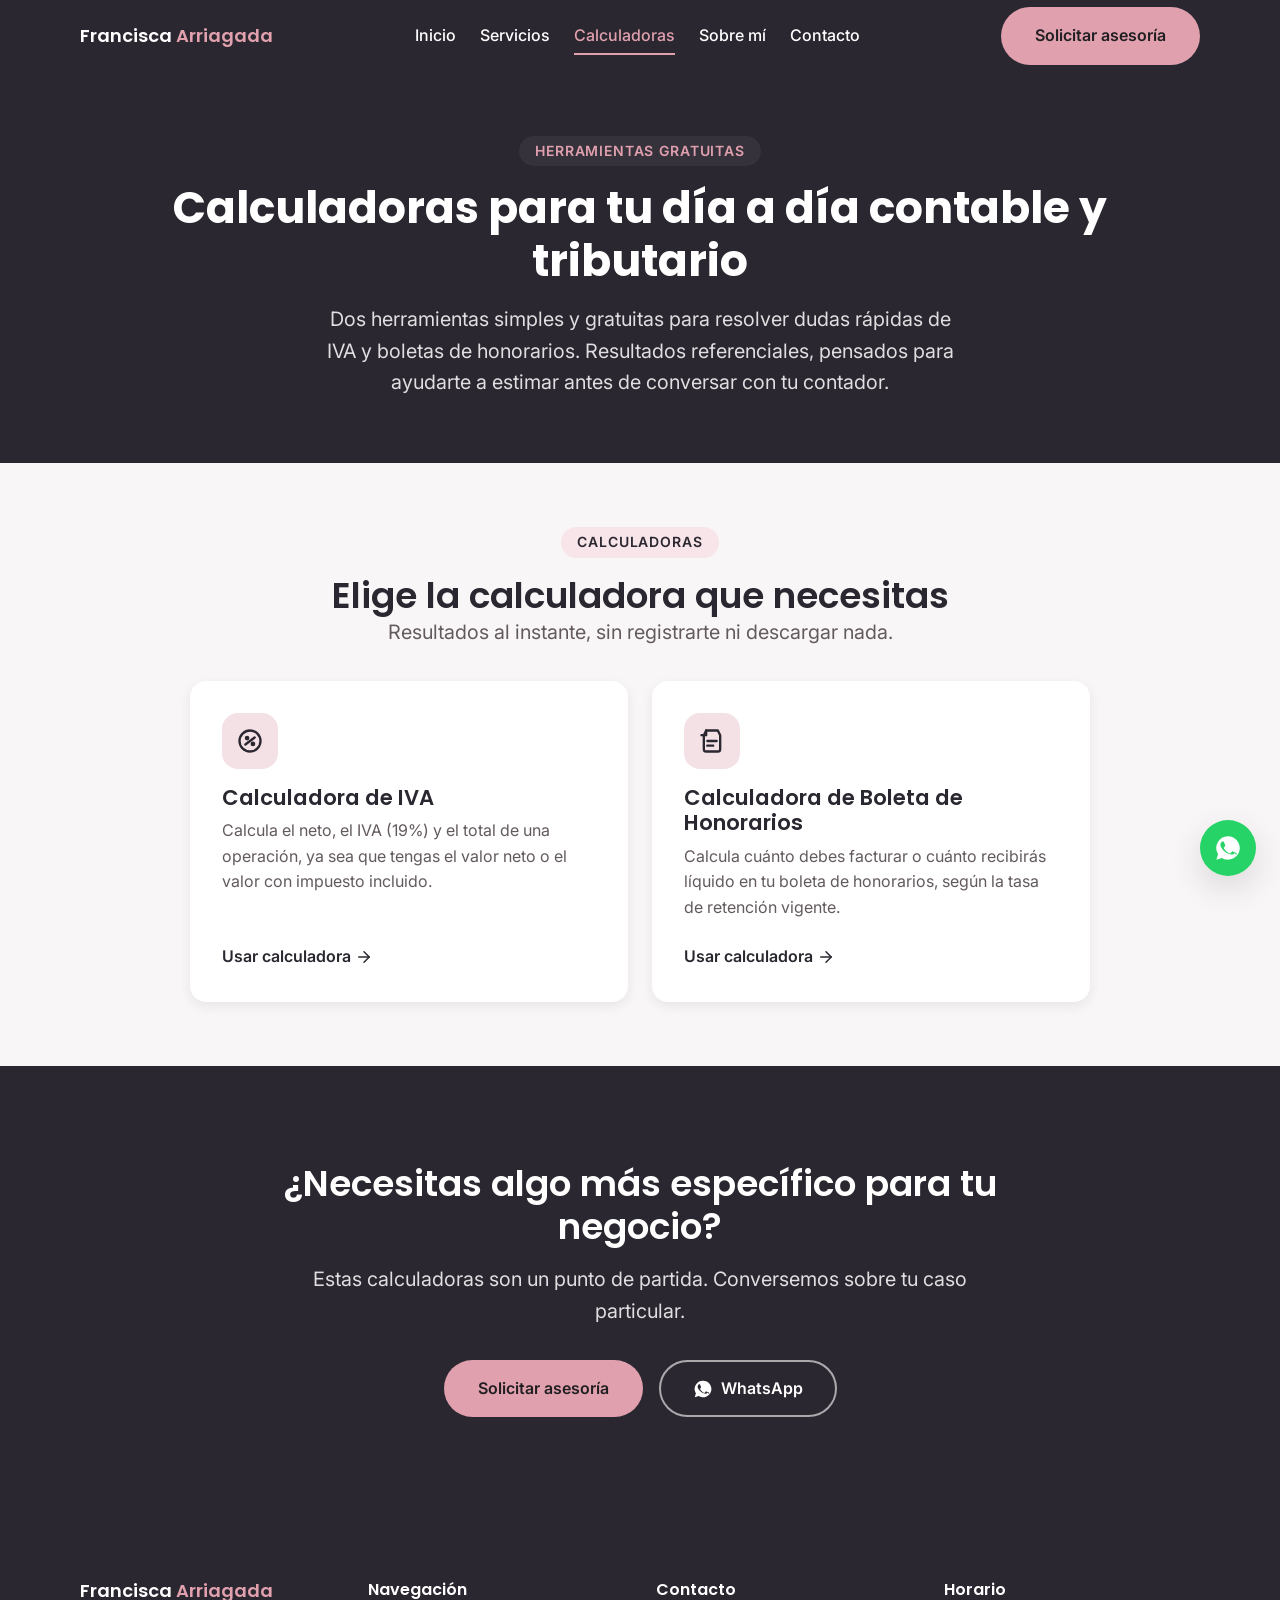
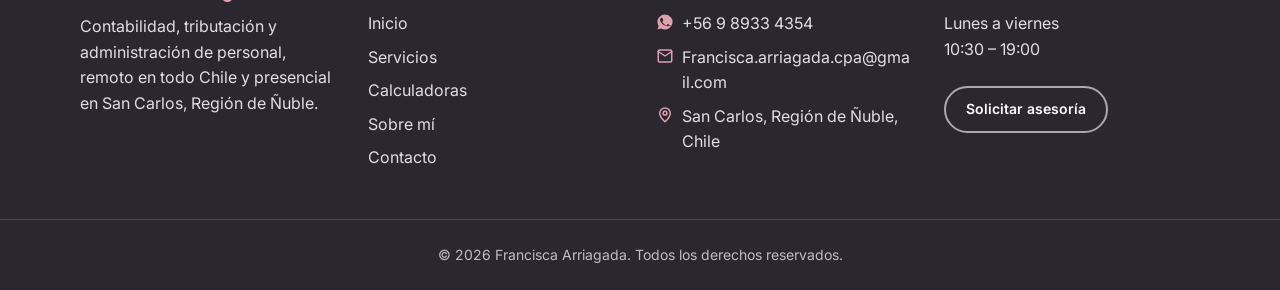
<file: calculadoras.html>
<!DOCTYPE html>
<html lang="es-CL">
<head>
  <meta charset="UTF-8">
  <meta name="viewport" content="width=device-width, initial-scale=1.0">
  <title>Calculadoras Gratuitas de IVA y Boleta de Honorarios | Francisca Arriagada</title>
  <meta name="description" content="Calcula el IVA (neto, impuesto y total) y el valor líquido o bruto de tu boleta de honorarios en segundos. Herramientas gratuitas y referenciales para emprendedores en Chile.">
  <link rel="canonical" href="https://pcornejov.github.io/Sitio-fran/calculadoras.html">
  <link rel="icon" href="favicon.svg" type="image/svg+xml">

  <meta property="og:type" content="website">
  <meta property="og:locale" content="es_CL">
  <meta property="og:title" content="Calculadoras Gratuitas de IVA y Boleta de Honorarios | Francisca Arriagada">
  <meta property="og:description" content="Calcula el IVA (neto, impuesto y total) y el valor líquido o bruto de tu boleta de honorarios en segundos. Herramientas gratuitas y referenciales para emprendedores en Chile.">
  <meta property="og:url" content="https://pcornejov.github.io/Sitio-fran/calculadoras.html">

  <link rel="preconnect" href="https://fonts.googleapis.com">
  <link rel="preconnect" href="https://fonts.gstatic.com" crossorigin>
  <link href="https://fonts.googleapis.com/css2?family=Poppins:wght@600;700&family=Inter:wght@400;500;600&display=swap" rel="stylesheet">

  <link rel="stylesheet" href="assets/css/styles.css">
</head>
<body>
  <a class="skip-link" href="#main-content">Saltar al contenido</a>

  <header class="site-header">
    <div class="container site-header__inner">
      <a href="index.html" class="wordmark">Francisca <span>Arriagada</span></a>

      <nav class="main-nav" aria-label="Navegación principal">
        <ul class="main-nav__list">
          <li><a class="main-nav__link" href="index.html">Inicio</a></li>
          <li><a class="main-nav__link" href="servicios.html">Servicios</a></li>
          <li><a class="main-nav__link" href="calculadoras.html" aria-current="page">Calculadoras</a></li>
          <li><a class="main-nav__link" href="sobre-mi.html">Sobre mí</a></li>
          <li><a class="main-nav__link" href="contacto.html">Contacto</a></li>
        </ul>
      </nav>

      <div class="site-header__actions">
        <a href="contacto.html" class="btn btn--primary site-header__cta">Solicitar asesoría</a>
        <button type="button" class="hamburger" aria-label="Abrir menú" aria-expanded="false" aria-controls="mobile-menu">
          <svg class="icon-open" viewBox="0 0 24 24" fill="none" stroke="currentColor" stroke-width="2" stroke-linecap="round" aria-hidden="true"><line x1="3" y1="6" x2="21" y2="6"/><line x1="3" y1="12" x2="21" y2="12"/><line x1="3" y1="18" x2="21" y2="18"/></svg>
          <svg class="icon-close" viewBox="0 0 24 24" fill="none" stroke="currentColor" stroke-width="2" stroke-linecap="round" aria-hidden="true"><line x1="6" y1="6" x2="18" y2="18"/><line x1="6" y1="18" x2="18" y2="6"/></svg>
        </button>
      </div>
    </div>
  </header>

  <div class="mobile-menu" id="mobile-menu" hidden role="dialog" aria-modal="true" aria-label="Menú de navegación">
    <div class="mobile-menu__header container">
      <a href="index.html" class="wordmark">Francisca <span>Arriagada</span></a>
      <button type="button" class="hamburger mobile-menu__close" aria-label="Cerrar menú">
        <svg viewBox="0 0 24 24" fill="none" stroke="currentColor" stroke-width="2" stroke-linecap="round" aria-hidden="true"><line x1="6" y1="6" x2="18" y2="18"/><line x1="6" y1="18" x2="18" y2="6"/></svg>
      </button>
    </div>
    <ul class="mobile-menu__list">
      <li><a class="mobile-menu__link" href="index.html">Inicio</a></li>
      <li><a class="mobile-menu__link" href="servicios.html">Servicios</a></li>
      <li><a class="mobile-menu__link" href="calculadoras.html" aria-current="page">Calculadoras</a></li>
      <li><a class="mobile-menu__link" href="sobre-mi.html">Sobre mí</a></li>
      <li><a class="mobile-menu__link" href="contacto.html">Contacto</a></li>
    </ul>
    <div class="mobile-menu__cta">
      <a href="contacto.html" class="btn btn--primary">Solicitar asesoría</a>
      <a href="https://wa.me/56989334354" class="btn btn--on-navy" target="_blank" rel="noopener">
        <svg viewBox="0 0 24 24" fill="currentColor" aria-hidden="true"><path d="M12 2a10 10 0 0 0-8.5 15.3L2 22l4.8-1.5A10 10 0 1 0 12 2Zm5.6 14.2c-.2.7-1.4 1.3-2 1.4-.5.1-1.2.2-3.7-.8-3.1-1.2-5-4.3-5.2-4.5-.2-.2-1.2-1.6-1.2-3s.8-2.2 1-2.5c.3-.3.6-.4.8-.4h.6c.2 0 .5 0 .7.6.3.7.9 2.3 1 2.5.1.2.1.4 0 .6-.1.2-.2.4-.4.6-.2.2-.4.5-.6.6-.2.2-.4.4-.2.8.2.4 1 1.6 2.1 2.6 1.4 1.3 2.6 1.7 3 1.9.4.2.6.1.8-.1.2-.2.9-1 1.1-1.4.2-.4.5-.3.8-.2.3.1 2 1 2.4 1.1.4.2.6.3.7.4.1.2.1.9-.1 1.6Z"/></svg>
        WhatsApp
      </a>
    </div>
  </div>

  <main id="main-content">
    <!-- ===== BANNER DE PÁGINA ===== -->
    <section class="page-banner">
      <div class="container">
        <span class="eyebrow eyebrow--on-navy">Herramientas gratuitas</span>
        <h1>Calculadoras para tu día a día contable y tributario</h1>
        <p class="page-banner__subtitle">Dos herramientas simples y gratuitas para resolver dudas rápidas de IVA y boletas de honorarios. Resultados referenciales, pensados para ayudarte a estimar antes de conversar con tu contador.</p>
      </div>
    </section>

    <!-- ===== GRILLA DE CALCULADORAS ===== -->
    <section class="section">
      <div class="container">
        <div class="section-header section-header--center">
          <span class="eyebrow">Calculadoras</span>
          <h2>Elige la calculadora que necesitas</h2>
          <p class="lead">Resultados al instante, sin registrarte ni descargar nada.</p>
        </div>
        <div class="calc-hub-grid">
          <article class="service-card">
            <div class="service-card__icon">
              <svg viewBox="0 0 24 24" fill="none" stroke="currentColor" stroke-width="2" stroke-linecap="round" stroke-linejoin="round" aria-hidden="true"><circle cx="12" cy="12" r="9"/><line x1="8" y1="15" x2="16" y2="9"/><circle cx="9.5" cy="9.5" r="1"/><circle cx="14.5" cy="14.5" r="1"/></svg>
            </div>
            <h3 class="service-card__title">Calculadora de IVA</h3>
            <p class="service-card__desc">Calcula el neto, el IVA (19%) y el total de una operación, ya sea que tengas el valor neto o el valor con impuesto incluido.</p>
            <a href="calculadora-iva.html" class="service-card__link">Usar calculadora
              <svg viewBox="0 0 24 24" fill="none" stroke="currentColor" stroke-width="2" stroke-linecap="round" stroke-linejoin="round" aria-hidden="true"><line x1="5" y1="12" x2="19" y2="12"/><polyline points="12 5 19 12 12 19"/></svg>
            </a>
          </article>
          <article class="service-card">
            <div class="service-card__icon">
              <svg viewBox="0 0 24 24" fill="none" stroke="currentColor" stroke-width="2" stroke-linecap="round" stroke-linejoin="round" aria-hidden="true"><path d="M7 3h10l2 4v12a2 2 0 0 1-2 2H7a2 2 0 0 1-2-2V7Z"/><path d="M7 3v4H3"/><line x1="8" y1="12" x2="16" y2="12"/><line x1="8" y1="16" x2="13" y2="16"/></svg>
            </div>
            <h3 class="service-card__title">Calculadora de Boleta de Honorarios</h3>
            <p class="service-card__desc">Calcula cuánto debes facturar o cuánto recibirás líquido en tu boleta de honorarios, según la tasa de retención vigente.</p>
            <a href="calculadora-honorarios.html" class="service-card__link">Usar calculadora
              <svg viewBox="0 0 24 24" fill="none" stroke="currentColor" stroke-width="2" stroke-linecap="round" stroke-linejoin="round" aria-hidden="true"><line x1="5" y1="12" x2="19" y2="12"/><polyline points="12 5 19 12 12 19"/></svg>
            </a>
          </article>
        </div>
      </div>
    </section>

    <!-- ===== BANDA CTA ===== -->
    <section class="cta-band">
      <div class="cta-band__content">
        <h2 class="cta-band__title">¿Necesitas algo más específico para tu negocio?</h2>
        <p class="cta-band__subtitle">Estas calculadoras son un punto de partida. Conversemos sobre tu caso particular.</p>
        <div class="btn-row">
          <a href="contacto.html" class="btn btn--primary">Solicitar asesoría</a>
          <a href="https://wa.me/56989334354" class="btn btn--on-navy" target="_blank" rel="noopener">
            <svg viewBox="0 0 24 24" fill="currentColor" aria-hidden="true"><path d="M12 2a10 10 0 0 0-8.5 15.3L2 22l4.8-1.5A10 10 0 1 0 12 2Zm5.6 14.2c-.2.7-1.4 1.3-2 1.4-.5.1-1.2.2-3.7-.8-3.1-1.2-5-4.3-5.2-4.5-.2-.2-1.2-1.6-1.2-3s.8-2.2 1-2.5c.3-.3.6-.4.8-.4h.6c.2 0 .5 0 .7.6.3.7.9 2.3 1 2.5.1.2.1.4 0 .6-.1.2-.2.4-.4.6-.2.2-.4.5-.6.6-.2.2-.4.4-.2.8.2.4 1 1.6 2.1 2.6 1.4 1.3 2.6 1.7 3 1.9.4.2.6.1.8-.1.2-.2.9-1 1.1-1.4.2-.4.5-.3.8-.2.3.1 2 1 2.4 1.1.4.2.6.3.7.4.1.2.1.9-.1 1.6Z"/></svg>
            WhatsApp
          </a>
        </div>
      </div>
    </section>
  </main>

  <footer class="site-footer">
    <div class="container footer-grid">
      <div class="footer-col">
        <p class="footer-col__wordmark">Francisca <span style="color: var(--color-accent);">Arriagada</span></p>
        <p>Contabilidad, tributación y administración de personal, remoto en todo Chile y presencial en San Carlos, Región de Ñuble.</p>
      </div>

      <div class="footer-col">
        <p class="footer-col__title">Navegación</p>
        <ul>
          <li><a href="index.html">Inicio</a></li>
          <li><a href="servicios.html">Servicios</a></li>
          <li><a href="calculadoras.html">Calculadoras</a></li>
          <li><a href="sobre-mi.html">Sobre mí</a></li>
          <li><a href="contacto.html">Contacto</a></li>
        </ul>
      </div>

      <div class="footer-col">
        <p class="footer-col__title">Contacto</p>
        <div class="footer-contact-item">
          <svg viewBox="0 0 24 24" fill="currentColor" aria-hidden="true"><path d="M12 2a10 10 0 0 0-8.5 15.3L2 22l4.8-1.5A10 10 0 1 0 12 2Zm5.6 14.2c-.2.7-1.4 1.3-2 1.4-.5.1-1.2.2-3.7-.8-3.1-1.2-5-4.3-5.2-4.5-.2-.2-1.2-1.6-1.2-3s.8-2.2 1-2.5c.3-.3.6-.4.8-.4h.6c.2 0 .5 0 .7.6.3.7.9 2.3 1 2.5.1.2.1.4 0 .6-.1.2-.2.4-.4.6-.2.2-.4.5-.6.6-.2.2-.4.4-.2.8.2.4 1 1.6 2.1 2.6 1.4 1.3 2.6 1.7 3 1.9.4.2.6.1.8-.1.2-.2.9-1 1.1-1.4.2-.4.5-.3.8-.2.3.1 2 1 2.4 1.1.4.2.6.3.7.4.1.2.1.9-.1 1.6Z"/></svg>
          <a href="https://wa.me/56989334354" target="_blank" rel="noopener">+56 9 8933 4354</a>
        </div>
        <div class="footer-contact-item">
          <svg viewBox="0 0 24 24" fill="none" stroke="currentColor" stroke-width="2" stroke-linecap="round" stroke-linejoin="round" aria-hidden="true"><path d="m3 6 9 6 9-6"/><rect x="3" y="4" width="18" height="16" rx="2"/></svg>
          <a href="mailto:Francisca.arriagada.cpa@gmail.com">Francisca.arriagada.cpa@gmail.com</a>
        </div>
        <div class="footer-contact-item">
          <svg viewBox="0 0 24 24" fill="none" stroke="currentColor" stroke-width="2" stroke-linecap="round" stroke-linejoin="round" aria-hidden="true"><path d="M12 21s7-6.5 7-11.5a7 7 0 0 0-14 0C5 14.5 12 21 12 21Z"/><circle cx="12" cy="9.5" r="2.5"/></svg>
          <span>San Carlos, Región de Ñuble, Chile</span>
        </div>
      </div>

      <div class="footer-col">
        <p class="footer-col__title">Horario</p>
        <p>Lunes a viernes<br>10:30 – 19:00</p>
        <div class="mt-lg">
          <a href="contacto.html" class="btn btn--on-navy btn--sm">Solicitar asesoría</a>
        </div>
      </div>
    </div>
    <div class="footer-bottom">
      <p>&copy; 2026 Francisca Arriagada. Todos los derechos reservados.</p>
    </div>
  </footer>

  <a href="https://wa.me/56989334354" class="whatsapp-fab" target="_blank" rel="noopener" aria-label="Escríbenos por WhatsApp">
    <svg viewBox="0 0 24 24" fill="currentColor" aria-hidden="true"><path d="M12 2a10 10 0 0 0-8.5 15.3L2 22l4.8-1.5A10 10 0 1 0 12 2Zm5.6 14.2c-.2.7-1.4 1.3-2 1.4-.5.1-1.2.2-3.7-.8-3.1-1.2-5-4.3-5.2-4.5-.2-.2-1.2-1.6-1.2-3s.8-2.2 1-2.5c.3-.3.6-.4.8-.4h.6c.2 0 .5 0 .7.6.3.7.9 2.3 1 2.5.1.2.1.4 0 .6-.1.2-.2.4-.4.6-.2.2-.4.5-.6.6-.2.2-.4.4-.2.8.2.4 1 1.6 2.1 2.6 1.4 1.3 2.6 1.7 3 1.9.4.2.6.1.8-.1.2-.2.9-1 1.1-1.4.2-.4.5-.3.8-.2.3.1 2 1 2.4 1.1.4.2.6.3.7.4.1.2.1.9-.1 1.6Z"/></svg>
  </a>

  <script src="assets/js/main.js" defer></script>
</body>
</html>
</file>
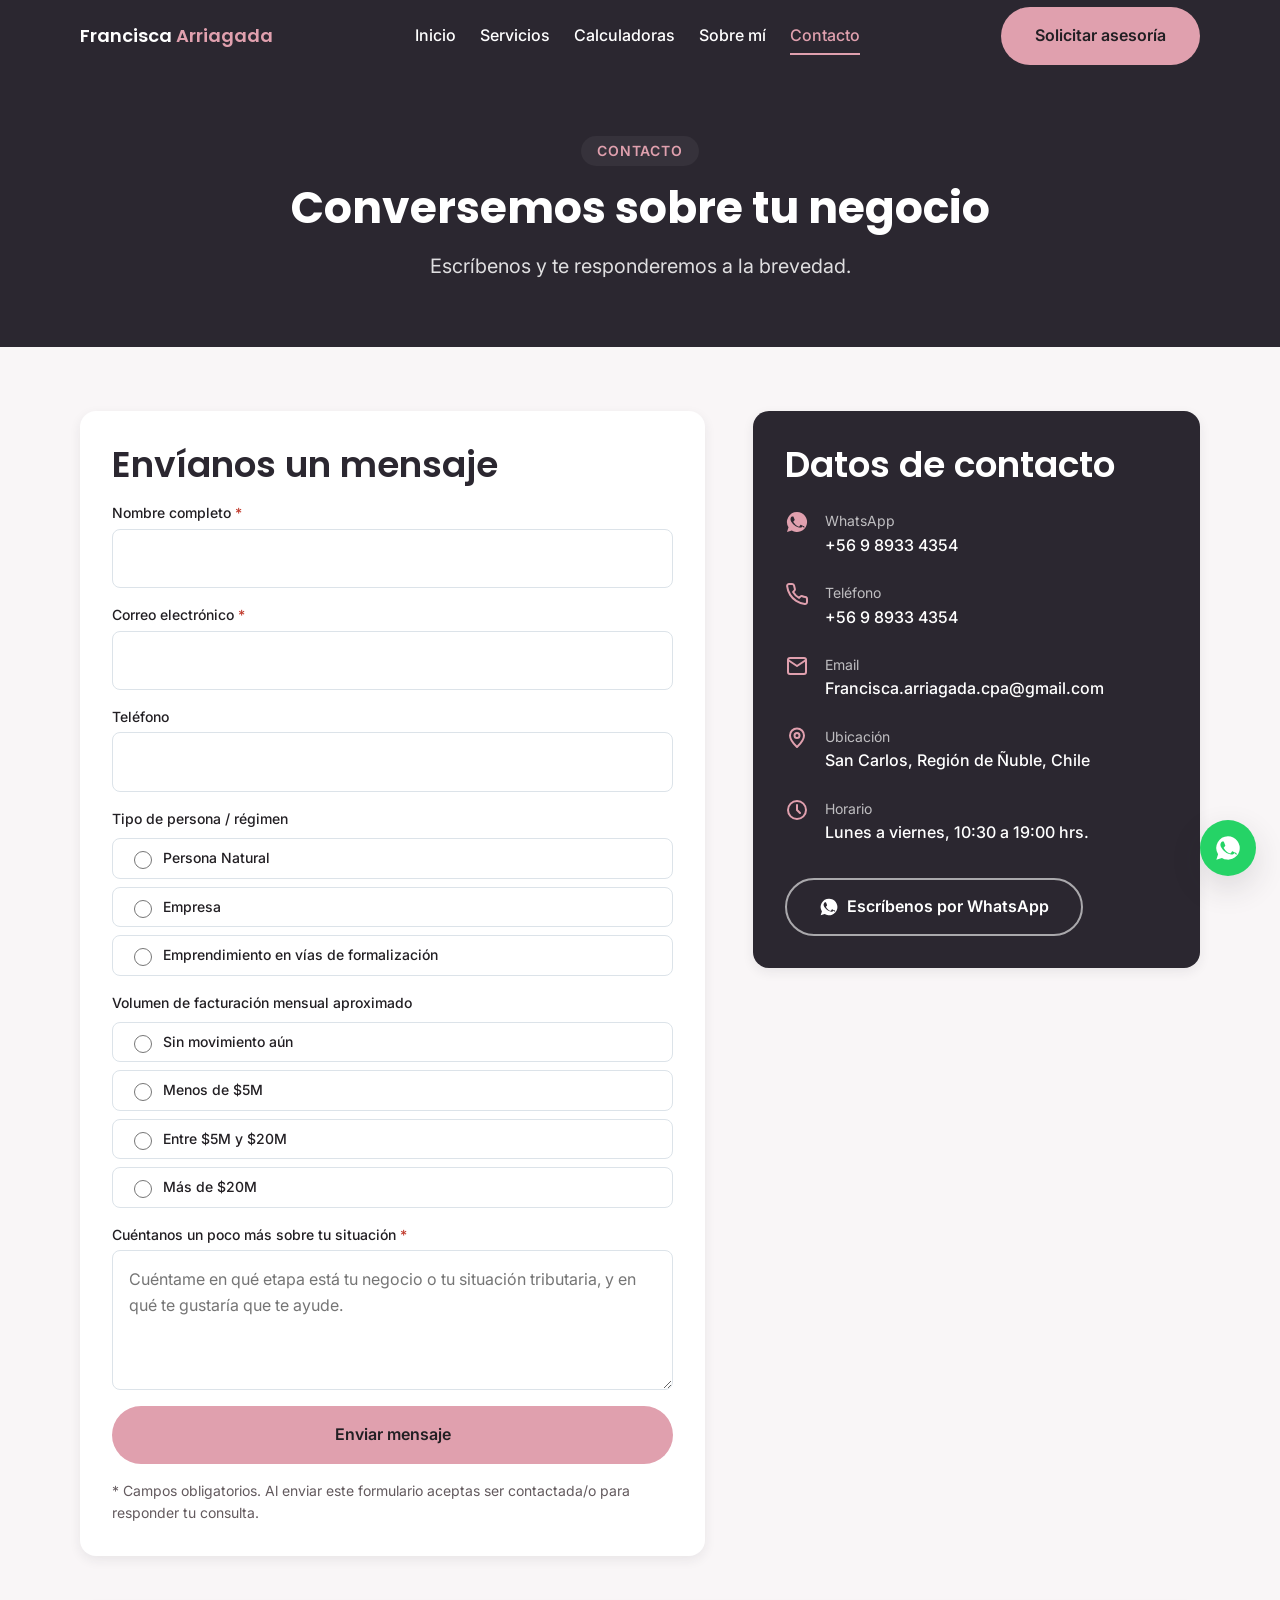
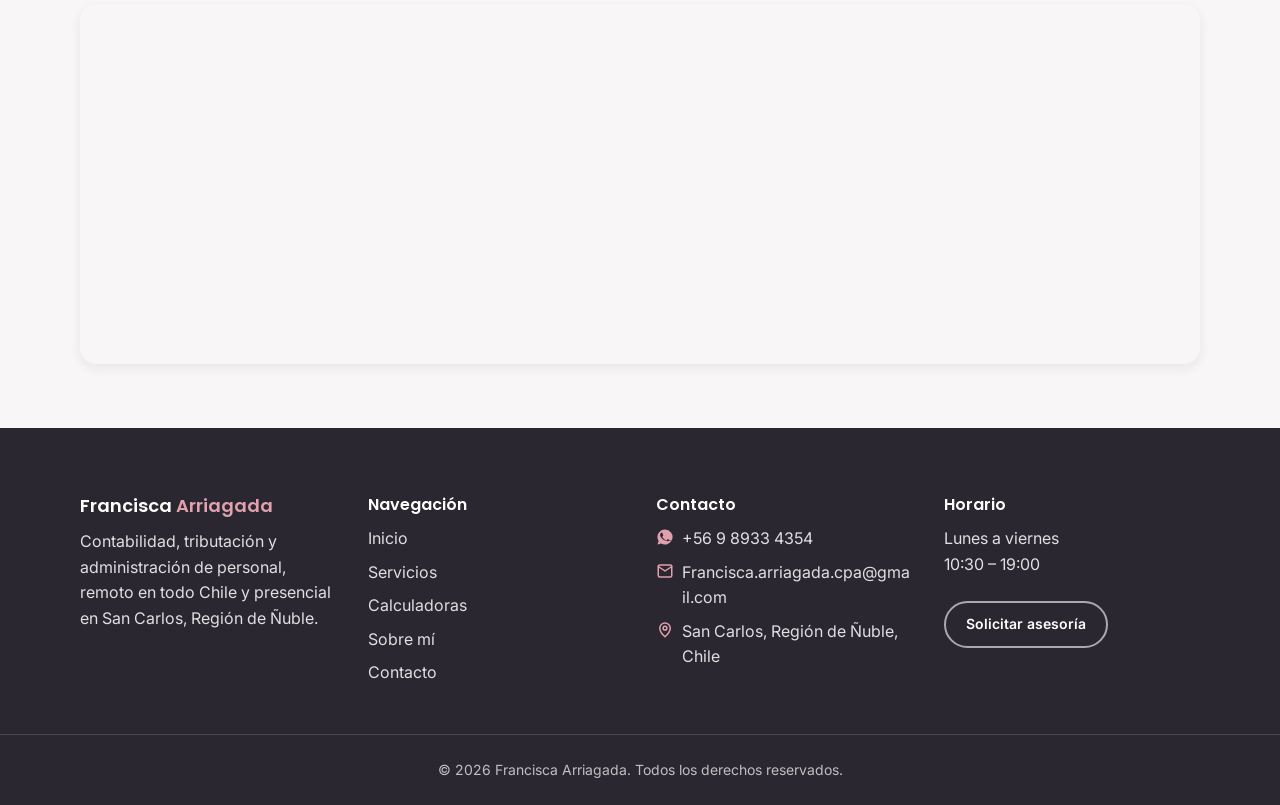
<file: contacto.html>
<!DOCTYPE html>
<html lang="es-CL">
<head>
  <meta charset="UTF-8">
  <meta name="viewport" content="width=device-width, initial-scale=1.0">
  <title>Contacto | Asesoría Contable y Tributaria Remota en Todo Chile — Francisca Arriagada</title>
  <meta name="description" content="Escríbenos por WhatsApp, correo o formulario. Atención remota a nivel nacional, de lunes a viernes de 10:30 a 19:00 hrs. Respuesta a la brevedad.">
  <link rel="canonical" href="https://pcornejov.github.io/Sitio-fran/contacto.html">
  <link rel="icon" href="favicon.svg" type="image/svg+xml">

  <meta property="og:type" content="website">
  <meta property="og:locale" content="es_CL">
  <meta property="og:title" content="Contacto | Asesoría Contable y Tributaria Remota en Todo Chile — Francisca Arriagada">
  <meta property="og:description" content="Escríbenos por WhatsApp, correo o formulario. Atención remota a nivel nacional, de lunes a viernes de 10:30 a 19:00 hrs. Respuesta a la brevedad.">
  <meta property="og:url" content="https://pcornejov.github.io/Sitio-fran/contacto.html">

  <link rel="preconnect" href="https://fonts.googleapis.com">
  <link rel="preconnect" href="https://fonts.gstatic.com" crossorigin>
  <link href="https://fonts.googleapis.com/css2?family=Poppins:wght@600;700&family=Inter:wght@400;500;600&display=swap" rel="stylesheet">

  <link rel="stylesheet" href="assets/css/styles.css">
</head>
<body>
  <a class="skip-link" href="#main-content">Saltar al contenido</a>

  <header class="site-header">
    <div class="container site-header__inner">
      <a href="index.html" class="wordmark">Francisca <span>Arriagada</span></a>

      <nav class="main-nav" aria-label="Navegación principal">
        <ul class="main-nav__list">
          <li><a class="main-nav__link" href="index.html">Inicio</a></li>
          <li><a class="main-nav__link" href="servicios.html">Servicios</a></li>
          <li><a class="main-nav__link" href="calculadoras.html">Calculadoras</a></li>
          <li><a class="main-nav__link" href="sobre-mi.html">Sobre mí</a></li>
          <li><a class="main-nav__link" href="contacto.html" aria-current="page">Contacto</a></li>
        </ul>
      </nav>

      <div class="site-header__actions">
        <a href="contacto.html" class="btn btn--primary site-header__cta">Solicitar asesoría</a>
        <button type="button" class="hamburger" aria-label="Abrir menú" aria-expanded="false" aria-controls="mobile-menu">
          <svg class="icon-open" viewBox="0 0 24 24" fill="none" stroke="currentColor" stroke-width="2" stroke-linecap="round" aria-hidden="true"><line x1="3" y1="6" x2="21" y2="6"/><line x1="3" y1="12" x2="21" y2="12"/><line x1="3" y1="18" x2="21" y2="18"/></svg>
          <svg class="icon-close" viewBox="0 0 24 24" fill="none" stroke="currentColor" stroke-width="2" stroke-linecap="round" aria-hidden="true"><line x1="6" y1="6" x2="18" y2="18"/><line x1="6" y1="18" x2="18" y2="6"/></svg>
        </button>
      </div>
    </div>
  </header>

  <div class="mobile-menu" id="mobile-menu" hidden role="dialog" aria-modal="true" aria-label="Menú de navegación">
    <div class="mobile-menu__header container">
      <a href="index.html" class="wordmark">Francisca <span>Arriagada</span></a>
      <button type="button" class="hamburger mobile-menu__close" aria-label="Cerrar menú">
        <svg viewBox="0 0 24 24" fill="none" stroke="currentColor" stroke-width="2" stroke-linecap="round" aria-hidden="true"><line x1="6" y1="6" x2="18" y2="18"/><line x1="6" y1="18" x2="18" y2="6"/></svg>
      </button>
    </div>
    <ul class="mobile-menu__list">
      <li><a class="mobile-menu__link" href="index.html">Inicio</a></li>
      <li><a class="mobile-menu__link" href="servicios.html">Servicios</a></li>
      <li><a class="mobile-menu__link" href="calculadoras.html">Calculadoras</a></li>
      <li><a class="mobile-menu__link" href="sobre-mi.html">Sobre mí</a></li>
      <li><a class="mobile-menu__link" href="contacto.html" aria-current="page">Contacto</a></li>
    </ul>
    <div class="mobile-menu__cta">
      <a href="contacto.html" class="btn btn--primary">Solicitar asesoría</a>
      <a href="https://wa.me/56989334354" class="btn btn--on-navy" target="_blank" rel="noopener">
        <svg viewBox="0 0 24 24" fill="currentColor" aria-hidden="true"><path d="M12 2a10 10 0 0 0-8.5 15.3L2 22l4.8-1.5A10 10 0 1 0 12 2Zm5.6 14.2c-.2.7-1.4 1.3-2 1.4-.5.1-1.2.2-3.7-.8-3.1-1.2-5-4.3-5.2-4.5-.2-.2-1.2-1.6-1.2-3s.8-2.2 1-2.5c.3-.3.6-.4.8-.4h.6c.2 0 .5 0 .7.6.3.7.9 2.3 1 2.5.1.2.1.4 0 .6-.1.2-.2.4-.4.6-.2.2-.4.5-.6.6-.2.2-.4.4-.2.8.2.4 1 1.6 2.1 2.6 1.4 1.3 2.6 1.7 3 1.9.4.2.6.1.8-.1.2-.2.9-1 1.1-1.4.2-.4.5-.3.8-.2.3.1 2 1 2.4 1.1.4.2.6.3.7.4.1.2.1.9-.1 1.6Z"/></svg>
        WhatsApp
      </a>
    </div>
  </div>

  <main id="main-content">
    <!-- ===== BANNER DE PÁGINA ===== -->
    <section class="page-banner">
      <div class="container">
        <span class="eyebrow eyebrow--on-navy">Contacto</span>
        <h1>Conversemos sobre tu negocio</h1>
        <p class="page-banner__subtitle">Escríbenos y te responderemos a la brevedad.</p>
      </div>
    </section>

    <!-- ===== FORMULARIO + TARJETA DE CONTACTO ===== -->
    <section class="section">
      <div class="container contact-grid">
        <form class="contact-form" onsubmit="return false;" aria-label="Formulario de contacto">
          <!--
            Nota de implementación (Iteración 2): este formulario aún no está
            conectado a ningún backend ni servicio de envío de terceros
            (ej. Formspree, EmailJS). El onsubmit="return false" evita el envío
            real por ahora. Falta conectar un servicio de envío en una
            iteración futura si el usuario lo solicita.
          -->
          <h2>Envíanos un mensaje</h2>

          <div class="form-field">
            <label for="nombre">Nombre completo <span class="required">*</span></label>
            <input type="text" id="nombre" name="nombre" required autocomplete="name">
          </div>

          <div class="form-field">
            <label for="email">Correo electrónico <span class="required">*</span></label>
            <input type="email" id="email" name="email" required autocomplete="email">
          </div>

          <div class="form-field">
            <label for="telefono">Teléfono</label>
            <input type="tel" id="telefono" name="telefono" autocomplete="tel">
          </div>

          <div class="form-field">
            <span class="form-field__label-standalone">Tipo de persona / régimen</span>
            <div class="radio-group" role="radiogroup" aria-label="Tipo de persona o régimen">
              <div class="radio-option">
                <input type="radio" id="tipo-persona-natural" name="tipo-persona" value="persona-natural" class="radio-option__input">
                <label for="tipo-persona-natural" class="radio-option__label">Persona Natural</label>
              </div>
              <div class="radio-option">
                <input type="radio" id="tipo-persona-empresa" name="tipo-persona" value="empresa" class="radio-option__input">
                <label for="tipo-persona-empresa" class="radio-option__label">Empresa</label>
              </div>
              <div class="radio-option">
                <input type="radio" id="tipo-persona-emprendimiento" name="tipo-persona" value="emprendimiento-formalizacion" class="radio-option__input">
                <label for="tipo-persona-emprendimiento" class="radio-option__label">Emprendimiento en vías de formalización</label>
              </div>
            </div>
          </div>

          <div class="form-field">
            <span class="form-field__label-standalone">Volumen de facturación mensual aproximado</span>
            <div class="radio-group" role="radiogroup" aria-label="Volumen de facturación mensual aproximado">
              <div class="radio-option">
                <input type="radio" id="volumen-sin-movimiento" name="volumen-facturacion" value="sin-movimiento" class="radio-option__input">
                <label for="volumen-sin-movimiento" class="radio-option__label">Sin movimiento aún</label>
              </div>
              <div class="radio-option">
                <input type="radio" id="volumen-menos-5m" name="volumen-facturacion" value="menos-5m" class="radio-option__input">
                <label for="volumen-menos-5m" class="radio-option__label">Menos de $5M</label>
              </div>
              <div class="radio-option">
                <input type="radio" id="volumen-5m-20m" name="volumen-facturacion" value="5m-20m" class="radio-option__input">
                <label for="volumen-5m-20m" class="radio-option__label">Entre $5M y $20M</label>
              </div>
              <div class="radio-option">
                <input type="radio" id="volumen-mas-20m" name="volumen-facturacion" value="mas-20m" class="radio-option__input">
                <label for="volumen-mas-20m" class="radio-option__label">Más de $20M</label>
              </div>
            </div>
          </div>

          <div class="form-field">
            <label for="mensaje">Cuéntanos un poco más sobre tu situación <span class="required">*</span></label>
            <textarea id="mensaje" name="mensaje" required placeholder="Cuéntame en qué etapa está tu negocio o tu situación tributaria, y en qué te gustaría que te ayude."></textarea>
          </div>

          <button type="submit" class="btn btn--primary">Enviar mensaje</button>
          <p class="form-note">* Campos obligatorios. Al enviar este formulario aceptas ser contactada/o para responder tu consulta.</p>
        </form>

        <aside class="contact-card">
          <h2 style="color: #fff;">Datos de contacto</h2>

          <div class="contact-card__item">
            <svg viewBox="0 0 24 24" fill="currentColor" aria-hidden="true"><path d="M12 2a10 10 0 0 0-8.5 15.3L2 22l4.8-1.5A10 10 0 1 0 12 2Zm5.6 14.2c-.2.7-1.4 1.3-2 1.4-.5.1-1.2.2-3.7-.8-3.1-1.2-5-4.3-5.2-4.5-.2-.2-1.2-1.6-1.2-3s.8-2.2 1-2.5c.3-.3.6-.4.8-.4h.6c.2 0 .5 0 .7.6.3.7.9 2.3 1 2.5.1.2.1.4 0 .6-.1.2-.2.4-.4.6-.2.2-.4.5-.6.6-.2.2-.4.4-.2.8.2.4 1 1.6 2.1 2.6 1.4 1.3 2.6 1.7 3 1.9.4.2.6.1.8-.1.2-.2.9-1 1.1-1.4.2-.4.5-.3.8-.2.3.1 2 1 2.4 1.1.4.2.6.3.7.4.1.2.1.9-.1 1.6Z"/></svg>
            <div>
              <p class="contact-card__item-title">WhatsApp</p>
              <a class="contact-card__item-value" href="https://wa.me/56989334354" target="_blank" rel="noopener">+56 9 8933 4354</a>
            </div>
          </div>

          <div class="contact-card__item">
            <svg viewBox="0 0 24 24" fill="none" stroke="currentColor" stroke-width="2" stroke-linecap="round" stroke-linejoin="round" aria-hidden="true"><path d="M22 16.92v3a2 2 0 0 1-2.18 2 19.8 19.8 0 0 1-8.63-3.07 19.5 19.5 0 0 1-6-6 19.8 19.8 0 0 1-3.07-8.67A2 2 0 0 1 4.11 2h3a2 2 0 0 1 2 1.72c.13.96.36 1.9.7 2.81a2 2 0 0 1-.45 2.11L8.09 9.91a16 16 0 0 0 6 6l1.27-1.27a2 2 0 0 1 2.11-.45c.91.34 1.85.57 2.81.7A2 2 0 0 1 22 16.92Z"/></svg>
            <div>
              <p class="contact-card__item-title">Teléfono</p>
              <a class="contact-card__item-value" href="tel:+56989334354">+56 9 8933 4354</a>
            </div>
          </div>

          <div class="contact-card__item">
            <svg viewBox="0 0 24 24" fill="none" stroke="currentColor" stroke-width="2" stroke-linecap="round" stroke-linejoin="round" aria-hidden="true"><path d="m3 6 9 6 9-6"/><rect x="3" y="4" width="18" height="16" rx="2"/></svg>
            <div>
              <p class="contact-card__item-title">Email</p>
              <a class="contact-card__item-value" href="mailto:Francisca.arriagada.cpa@gmail.com">Francisca.arriagada.cpa@gmail.com</a>
            </div>
          </div>

          <div class="contact-card__item">
            <svg viewBox="0 0 24 24" fill="none" stroke="currentColor" stroke-width="2" stroke-linecap="round" stroke-linejoin="round" aria-hidden="true"><path d="M12 21s7-6.5 7-11.5a7 7 0 0 0-14 0C5 14.5 12 21 12 21Z"/><circle cx="12" cy="9.5" r="2.5"/></svg>
            <div>
              <p class="contact-card__item-title">Ubicación</p>
              <p class="contact-card__item-value">San Carlos, Región de Ñuble, Chile</p>
            </div>
          </div>

          <div class="contact-card__item">
            <svg viewBox="0 0 24 24" fill="none" stroke="currentColor" stroke-width="2" stroke-linecap="round" stroke-linejoin="round" aria-hidden="true"><circle cx="12" cy="12" r="9"/><path d="M12 7v5l3 3"/></svg>
            <div>
              <p class="contact-card__item-title">Horario</p>
              <p class="contact-card__item-value">Lunes a viernes, 10:30 a 19:00 hrs.</p>
            </div>
          </div>

          <div class="btn-row">
            <a href="https://wa.me/56989334354" class="btn btn--on-navy" target="_blank" rel="noopener">
              <svg viewBox="0 0 24 24" fill="currentColor" aria-hidden="true"><path d="M12 2a10 10 0 0 0-8.5 15.3L2 22l4.8-1.5A10 10 0 1 0 12 2Zm5.6 14.2c-.2.7-1.4 1.3-2 1.4-.5.1-1.2.2-3.7-.8-3.1-1.2-5-4.3-5.2-4.5-.2-.2-1.2-1.6-1.2-3s.8-2.2 1-2.5c.3-.3.6-.4.8-.4h.6c.2 0 .5 0 .7.6.3.7.9 2.3 1 2.5.1.2.1.4 0 .6-.1.2-.2.4-.4.6-.2.2-.4.5-.6.6-.2.2-.4.4-.2.8.2.4 1 1.6 2.1 2.6 1.4 1.3 2.6 1.7 3 1.9.4.2.6.1.8-.1.2-.2.9-1 1.1-1.4.2-.4.5-.3.8-.2.3.1 2 1 2.4 1.1.4.2.6.3.7.4.1.2.1.9-.1 1.6Z"/></svg>
              Escríbenos por WhatsApp
            </a>
          </div>
        </aside>
      </div>

      <div class="container">
        <div class="map-wrapper">
          <iframe
            src="https://maps.google.com/maps?q=San%20Carlos%2C%20Regi%C3%B3n%20de%20%C3%91uble%2C%20Chile&output=embed"
            loading="lazy"
            title="Mapa de ubicación en San Carlos, Región de Ñuble, Chile"
            referrerpolicy="no-referrer-when-downgrade">
          </iframe>
        </div>
      </div>
    </section>
  </main>

  <footer class="site-footer">
    <div class="container footer-grid">
      <div class="footer-col">
        <p class="footer-col__wordmark">Francisca <span style="color: var(--color-accent);">Arriagada</span></p>
        <p>Contabilidad, tributación y administración de personal, remoto en todo Chile y presencial en San Carlos, Región de Ñuble.</p>
      </div>

      <div class="footer-col">
        <p class="footer-col__title">Navegación</p>
        <ul>
          <li><a href="index.html">Inicio</a></li>
          <li><a href="servicios.html">Servicios</a></li>
          <li><a href="calculadoras.html">Calculadoras</a></li>
          <li><a href="sobre-mi.html">Sobre mí</a></li>
          <li><a href="contacto.html">Contacto</a></li>
        </ul>
      </div>

      <div class="footer-col">
        <p class="footer-col__title">Contacto</p>
        <div class="footer-contact-item">
          <svg viewBox="0 0 24 24" fill="currentColor" aria-hidden="true"><path d="M12 2a10 10 0 0 0-8.5 15.3L2 22l4.8-1.5A10 10 0 1 0 12 2Zm5.6 14.2c-.2.7-1.4 1.3-2 1.4-.5.1-1.2.2-3.7-.8-3.1-1.2-5-4.3-5.2-4.5-.2-.2-1.2-1.6-1.2-3s.8-2.2 1-2.5c.3-.3.6-.4.8-.4h.6c.2 0 .5 0 .7.6.3.7.9 2.3 1 2.5.1.2.1.4 0 .6-.1.2-.2.4-.4.6-.2.2-.4.5-.6.6-.2.2-.4.4-.2.8.2.4 1 1.6 2.1 2.6 1.4 1.3 2.6 1.7 3 1.9.4.2.6.1.8-.1.2-.2.9-1 1.1-1.4.2-.4.5-.3.8-.2.3.1 2 1 2.4 1.1.4.2.6.3.7.4.1.2.1.9-.1 1.6Z"/></svg>
          <a href="https://wa.me/56989334354" target="_blank" rel="noopener">+56 9 8933 4354</a>
        </div>
        <div class="footer-contact-item">
          <svg viewBox="0 0 24 24" fill="none" stroke="currentColor" stroke-width="2" stroke-linecap="round" stroke-linejoin="round" aria-hidden="true"><path d="m3 6 9 6 9-6"/><rect x="3" y="4" width="18" height="16" rx="2"/></svg>
          <a href="mailto:Francisca.arriagada.cpa@gmail.com">Francisca.arriagada.cpa@gmail.com</a>
        </div>
        <div class="footer-contact-item">
          <svg viewBox="0 0 24 24" fill="none" stroke="currentColor" stroke-width="2" stroke-linecap="round" stroke-linejoin="round" aria-hidden="true"><path d="M12 21s7-6.5 7-11.5a7 7 0 0 0-14 0C5 14.5 12 21 12 21Z"/><circle cx="12" cy="9.5" r="2.5"/></svg>
          <span>San Carlos, Región de Ñuble, Chile</span>
        </div>
      </div>

      <div class="footer-col">
        <p class="footer-col__title">Horario</p>
        <p>Lunes a viernes<br>10:30 – 19:00</p>
        <div class="mt-lg">
          <a href="contacto.html" class="btn btn--on-navy btn--sm">Solicitar asesoría</a>
        </div>
      </div>
    </div>
    <div class="footer-bottom">
      <p>&copy; 2026 Francisca Arriagada. Todos los derechos reservados.</p>
    </div>
  </footer>

  <a href="https://wa.me/56989334354" class="whatsapp-fab" target="_blank" rel="noopener" aria-label="Escríbenos por WhatsApp">
    <svg viewBox="0 0 24 24" fill="currentColor" aria-hidden="true"><path d="M12 2a10 10 0 0 0-8.5 15.3L2 22l4.8-1.5A10 10 0 1 0 12 2Zm5.6 14.2c-.2.7-1.4 1.3-2 1.4-.5.1-1.2.2-3.7-.8-3.1-1.2-5-4.3-5.2-4.5-.2-.2-1.2-1.6-1.2-3s.8-2.2 1-2.5c.3-.3.6-.4.8-.4h.6c.2 0 .5 0 .7.6.3.7.9 2.3 1 2.5.1.2.1.4 0 .6-.1.2-.2.4-.4.6-.2.2-.4.5-.6.6-.2.2-.4.4-.2.8.2.4 1 1.6 2.1 2.6 1.4 1.3 2.6 1.7 3 1.9.4.2.6.1.8-.1.2-.2.9-1 1.1-1.4.2-.4.5-.3.8-.2.3.1 2 1 2.4 1.1.4.2.6.3.7.4.1.2.1.9-.1 1.6Z"/></svg>
  </a>

  <script src="assets/js/main.js" defer></script>
</body>
</html>
</file>
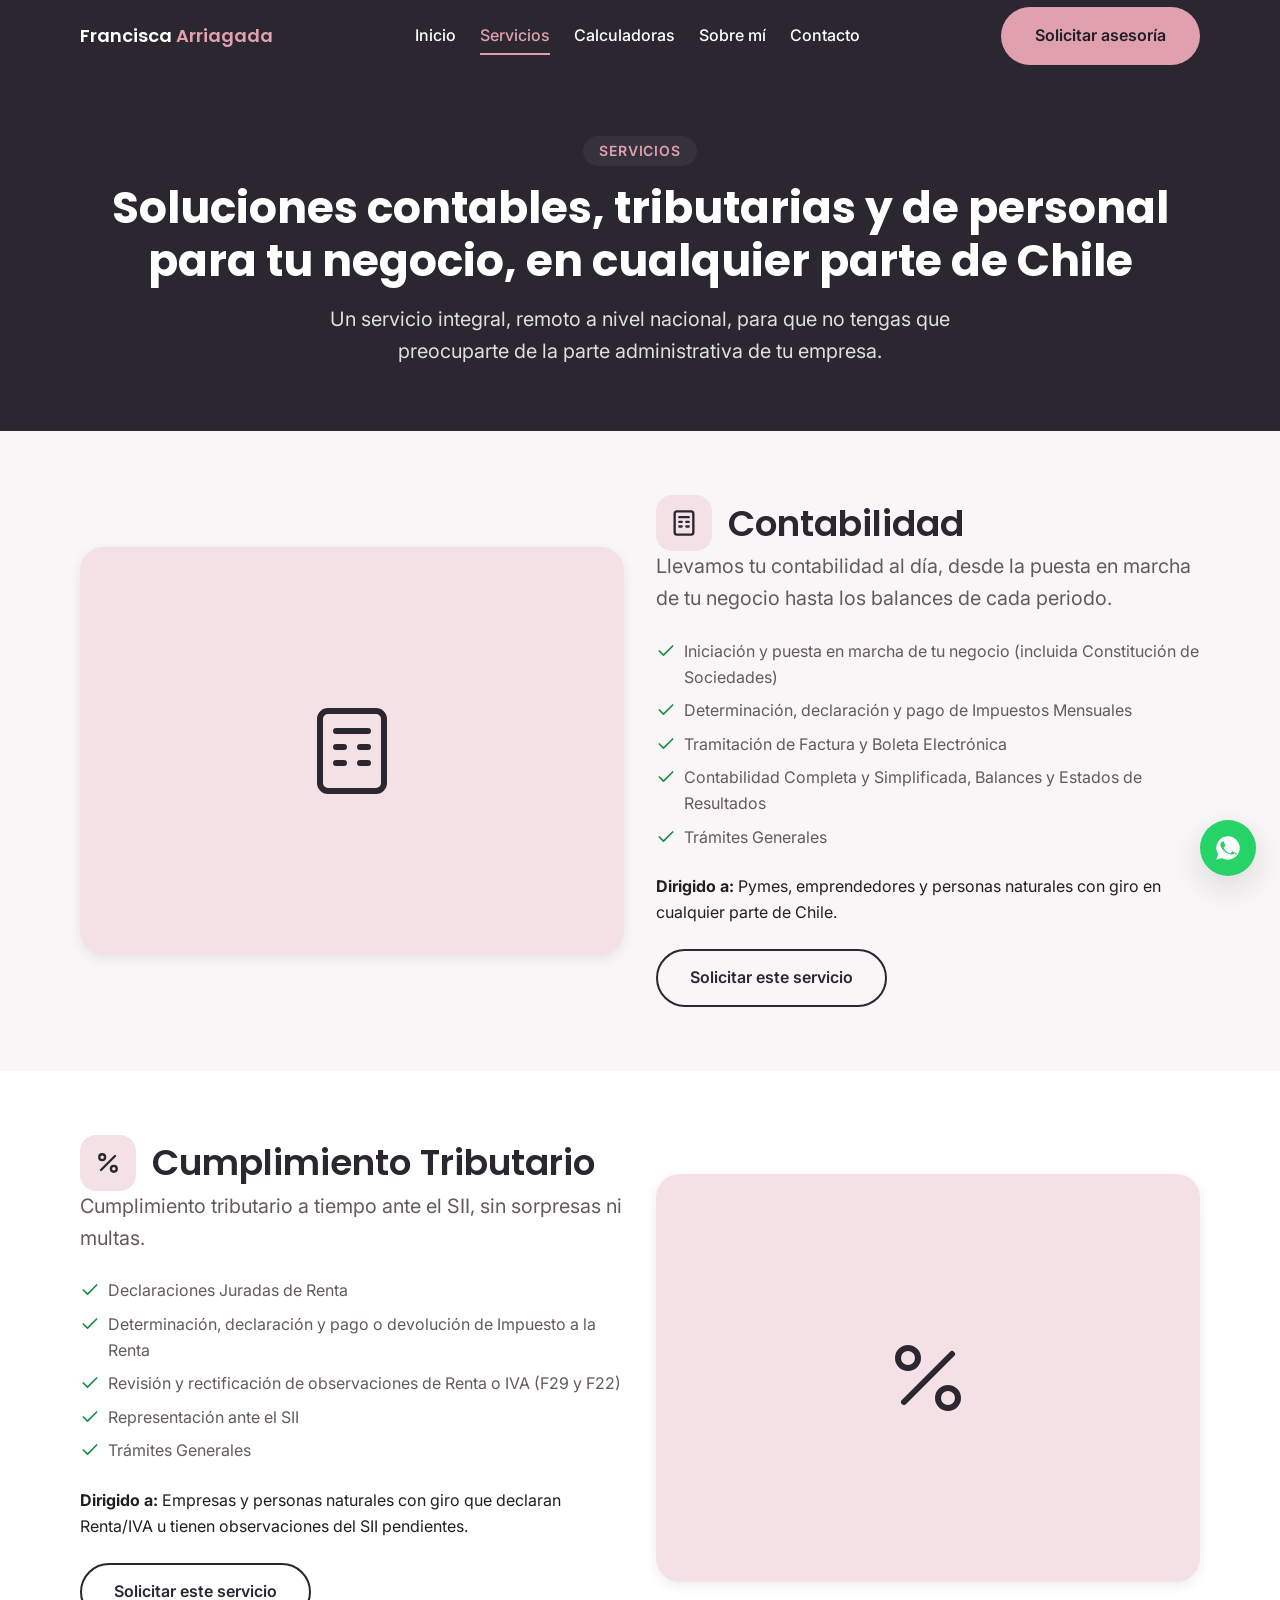
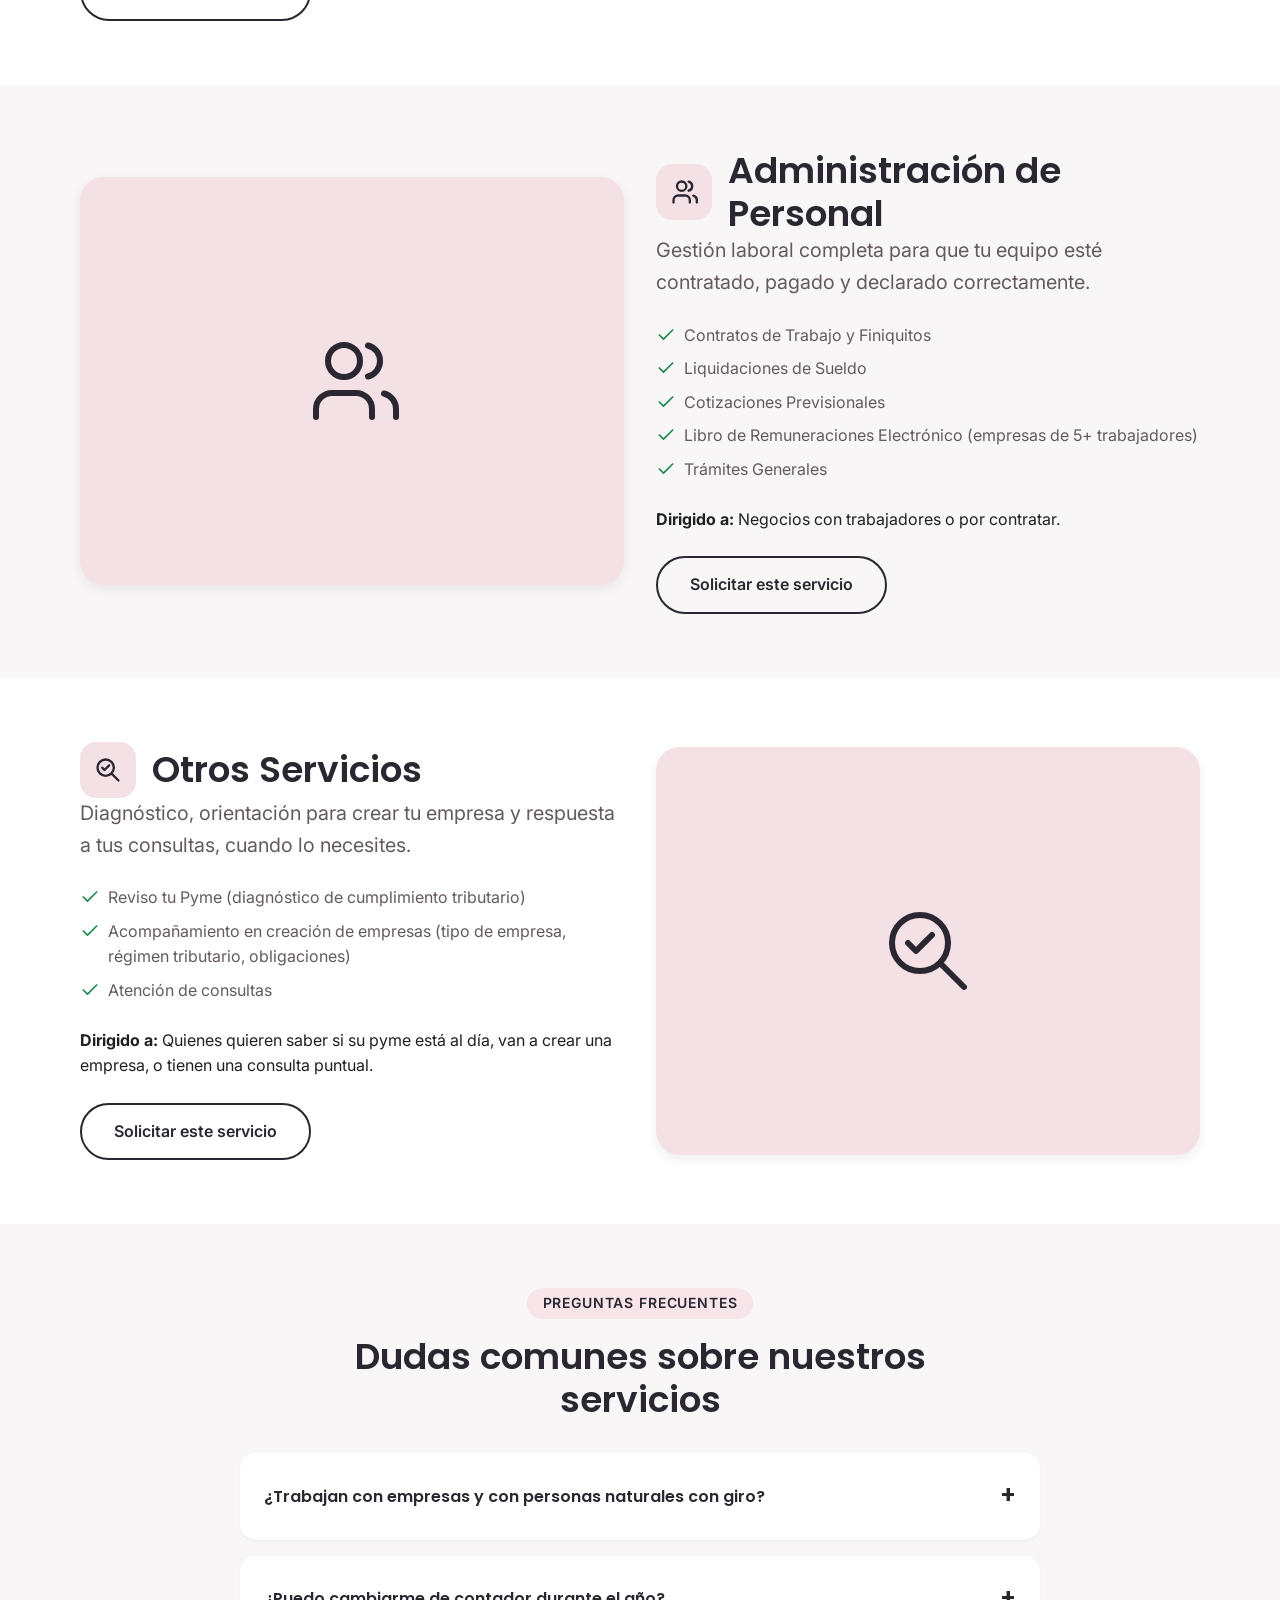
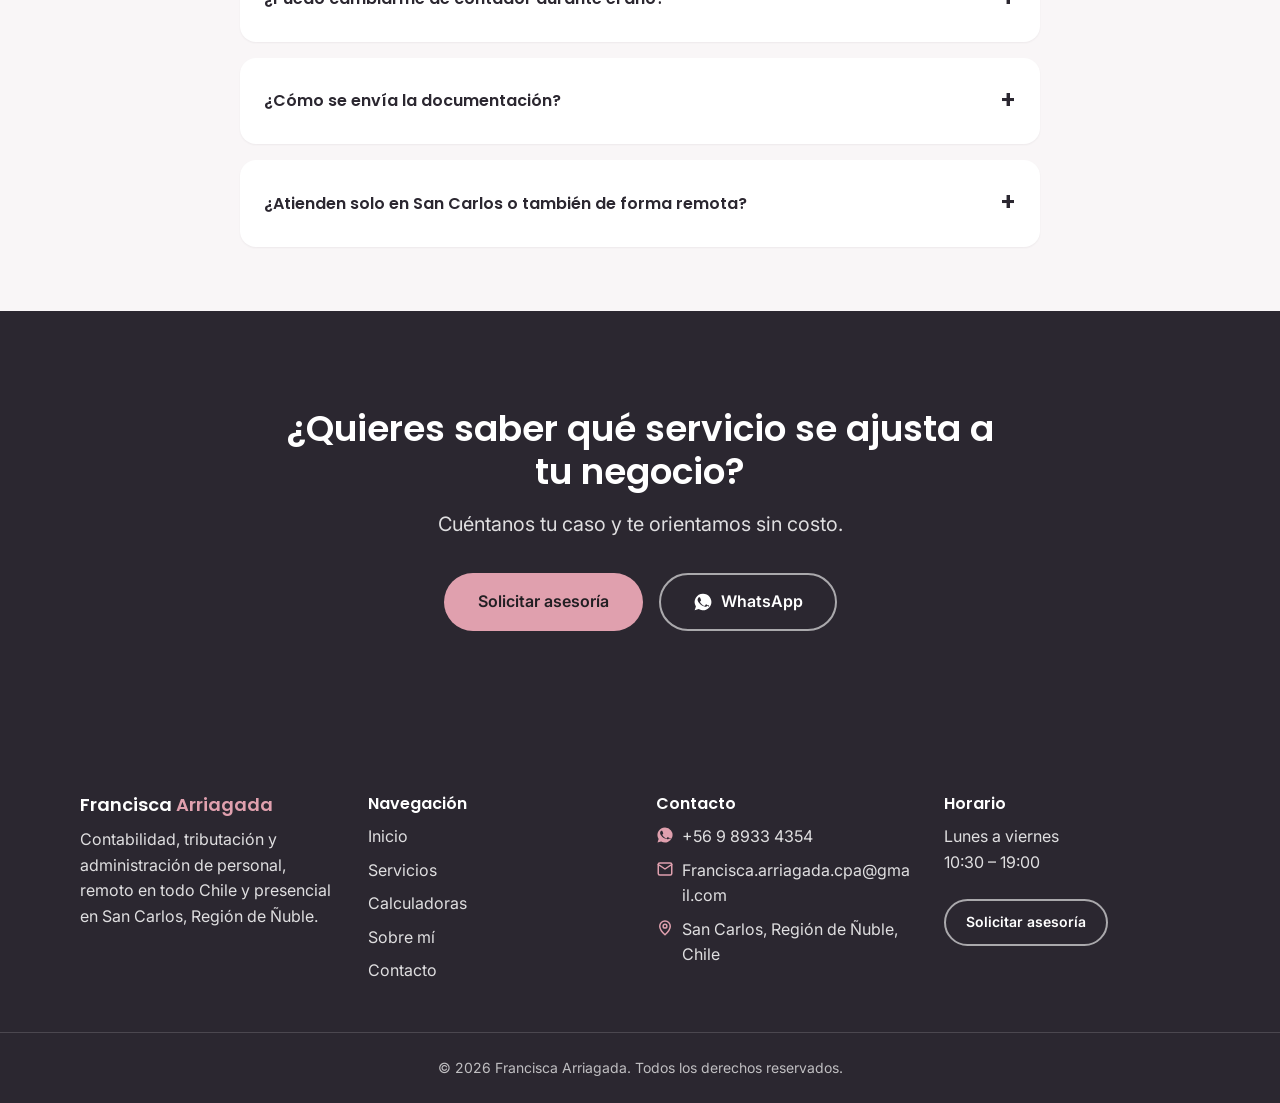
<file: servicios.html>
<!DOCTYPE html>
<html lang="es-CL">
<head>
  <meta charset="UTF-8">
  <meta name="viewport" content="width=device-width, initial-scale=1.0">
  <title>Servicios de Contabilidad, Impuestos y Personal | Atención Remota en Todo Chile — Francisca Arriagada</title>
  <meta name="description" content="Contabilidad, cumplimiento tributario (Renta, IVA, F29 y F22), administración de personal y asesoría para pymes. Atención remota para todo Chile, con base en San Carlos, Región de Ñuble.">
  <link rel="canonical" href="https://pcornejov.github.io/Sitio-fran/servicios.html">
  <link rel="icon" href="favicon.svg" type="image/svg+xml">

  <meta property="og:type" content="website">
  <meta property="og:locale" content="es_CL">
  <meta property="og:title" content="Servicios de Contabilidad, Impuestos y Personal | Atención Remota en Todo Chile — Francisca Arriagada">
  <meta property="og:description" content="Contabilidad, cumplimiento tributario (Renta, IVA, F29 y F22), administración de personal y asesoría para pymes. Atención remota para todo Chile, con base en San Carlos, Región de Ñuble.">
  <meta property="og:url" content="https://pcornejov.github.io/Sitio-fran/servicios.html">

  <link rel="preconnect" href="https://fonts.googleapis.com">
  <link rel="preconnect" href="https://fonts.gstatic.com" crossorigin>
  <link href="https://fonts.googleapis.com/css2?family=Poppins:wght@600;700&family=Inter:wght@400;500;600&display=swap" rel="stylesheet">

  <link rel="stylesheet" href="assets/css/styles.css">
</head>
<body>
  <a class="skip-link" href="#main-content">Saltar al contenido</a>

  <header class="site-header">
    <div class="container site-header__inner">
      <a href="index.html" class="wordmark">Francisca <span>Arriagada</span></a>

      <nav class="main-nav" aria-label="Navegación principal">
        <ul class="main-nav__list">
          <li><a class="main-nav__link" href="index.html">Inicio</a></li>
          <li><a class="main-nav__link" href="servicios.html" aria-current="page">Servicios</a></li>
          <li><a class="main-nav__link" href="calculadoras.html">Calculadoras</a></li>
          <li><a class="main-nav__link" href="sobre-mi.html">Sobre mí</a></li>
          <li><a class="main-nav__link" href="contacto.html">Contacto</a></li>
        </ul>
      </nav>

      <div class="site-header__actions">
        <a href="contacto.html" class="btn btn--primary site-header__cta">Solicitar asesoría</a>
        <button type="button" class="hamburger" aria-label="Abrir menú" aria-expanded="false" aria-controls="mobile-menu">
          <svg class="icon-open" viewBox="0 0 24 24" fill="none" stroke="currentColor" stroke-width="2" stroke-linecap="round" aria-hidden="true"><line x1="3" y1="6" x2="21" y2="6"/><line x1="3" y1="12" x2="21" y2="12"/><line x1="3" y1="18" x2="21" y2="18"/></svg>
          <svg class="icon-close" viewBox="0 0 24 24" fill="none" stroke="currentColor" stroke-width="2" stroke-linecap="round" aria-hidden="true"><line x1="6" y1="6" x2="18" y2="18"/><line x1="6" y1="18" x2="18" y2="6"/></svg>
        </button>
      </div>
    </div>
  </header>

  <div class="mobile-menu" id="mobile-menu" hidden role="dialog" aria-modal="true" aria-label="Menú de navegación">
    <div class="mobile-menu__header container">
      <a href="index.html" class="wordmark">Francisca <span>Arriagada</span></a>
      <button type="button" class="hamburger mobile-menu__close" aria-label="Cerrar menú">
        <svg viewBox="0 0 24 24" fill="none" stroke="currentColor" stroke-width="2" stroke-linecap="round" aria-hidden="true"><line x1="6" y1="6" x2="18" y2="18"/><line x1="6" y1="18" x2="18" y2="6"/></svg>
      </button>
    </div>
    <ul class="mobile-menu__list">
      <li><a class="mobile-menu__link" href="index.html">Inicio</a></li>
      <li><a class="mobile-menu__link" href="servicios.html" aria-current="page">Servicios</a></li>
      <li><a class="mobile-menu__link" href="calculadoras.html">Calculadoras</a></li>
      <li><a class="mobile-menu__link" href="sobre-mi.html">Sobre mí</a></li>
      <li><a class="mobile-menu__link" href="contacto.html">Contacto</a></li>
    </ul>
    <div class="mobile-menu__cta">
      <a href="contacto.html" class="btn btn--primary">Solicitar asesoría</a>
      <a href="https://wa.me/56989334354" class="btn btn--on-navy" target="_blank" rel="noopener">
        <svg viewBox="0 0 24 24" fill="currentColor" aria-hidden="true"><path d="M12 2a10 10 0 0 0-8.5 15.3L2 22l4.8-1.5A10 10 0 1 0 12 2Zm5.6 14.2c-.2.7-1.4 1.3-2 1.4-.5.1-1.2.2-3.7-.8-3.1-1.2-5-4.3-5.2-4.5-.2-.2-1.2-1.6-1.2-3s.8-2.2 1-2.5c.3-.3.6-.4.8-.4h.6c.2 0 .5 0 .7.6.3.7.9 2.3 1 2.5.1.2.1.4 0 .6-.1.2-.2.4-.4.6-.2.2-.4.5-.6.6-.2.2-.4.4-.2.8.2.4 1 1.6 2.1 2.6 1.4 1.3 2.6 1.7 3 1.9.4.2.6.1.8-.1.2-.2.9-1 1.1-1.4.2-.4.5-.3.8-.2.3.1 2 1 2.4 1.1.4.2.6.3.7.4.1.2.1.9-.1 1.6Z"/></svg>
        WhatsApp
      </a>
    </div>
  </div>

  <main id="main-content">
    <!-- ===== BANNER DE PÁGINA ===== -->
    <section class="page-banner">
      <div class="container">
        <span class="eyebrow eyebrow--on-navy">Servicios</span>
        <h1>Soluciones contables, tributarias y de personal para tu negocio, en cualquier parte de Chile</h1>
        <p class="page-banner__subtitle">Un servicio integral, remoto a nivel nacional, para que no tengas que preocuparte de la parte administrativa de tu empresa.</p>
      </div>
    </section>

    <!-- ===== CONTABILIDAD ===== -->
    <section class="section" id="contabilidad">
      <div class="container">
        <div class="service-detail">
          <div class="service-detail__media">
            <svg viewBox="0 0 24 24" fill="none" stroke="currentColor" stroke-width="1.5" stroke-linecap="round" stroke-linejoin="round" aria-hidden="true"><rect x="4" y="2" width="16" height="20" rx="2"/><line x1="8" y1="7" x2="16" y2="7"/><line x1="8" y1="11" x2="10" y2="11"/><line x1="8" y1="15" x2="10" y2="15"/><line x1="14" y1="11" x2="16" y2="11"/><line x1="14" y1="15" x2="16" y2="15"/></svg>
          </div>
          <div>
            <div class="service-detail__title">
              <div class="service-card__icon">
                <svg viewBox="0 0 24 24" fill="none" stroke="currentColor" stroke-width="2" stroke-linecap="round" stroke-linejoin="round" aria-hidden="true"><rect x="4" y="2" width="16" height="20" rx="2"/><line x1="8" y1="7" x2="16" y2="7"/><line x1="8" y1="11" x2="10" y2="11"/><line x1="8" y1="15" x2="10" y2="15"/><line x1="14" y1="11" x2="16" y2="11"/><line x1="14" y1="15" x2="16" y2="15"/></svg>
              </div>
              <h2>Contabilidad</h2>
            </div>
            <p class="lead">Llevamos tu contabilidad al día, desde la puesta en marcha de tu negocio hasta los balances de cada periodo.</p>
            <ul class="service-detail__list">
              <li>
                <svg viewBox="0 0 24 24" fill="none" stroke="currentColor" stroke-width="2" stroke-linecap="round" stroke-linejoin="round" aria-hidden="true"><polyline points="20 6 9 17 4 12"/></svg>
                Iniciación y puesta en marcha de tu negocio (incluida Constitución de Sociedades)
              </li>
              <li>
                <svg viewBox="0 0 24 24" fill="none" stroke="currentColor" stroke-width="2" stroke-linecap="round" stroke-linejoin="round" aria-hidden="true"><polyline points="20 6 9 17 4 12"/></svg>
                Determinación, declaración y pago de Impuestos Mensuales
              </li>
              <li>
                <svg viewBox="0 0 24 24" fill="none" stroke="currentColor" stroke-width="2" stroke-linecap="round" stroke-linejoin="round" aria-hidden="true"><polyline points="20 6 9 17 4 12"/></svg>
                Tramitación de Factura y Boleta Electrónica
              </li>
              <li>
                <svg viewBox="0 0 24 24" fill="none" stroke="currentColor" stroke-width="2" stroke-linecap="round" stroke-linejoin="round" aria-hidden="true"><polyline points="20 6 9 17 4 12"/></svg>
                Contabilidad Completa y Simplificada, Balances y Estados de Resultados
              </li>
              <li>
                <svg viewBox="0 0 24 24" fill="none" stroke="currentColor" stroke-width="2" stroke-linecap="round" stroke-linejoin="round" aria-hidden="true"><polyline points="20 6 9 17 4 12"/></svg>
                Trámites Generales
              </li>
            </ul>
            <p class="mt-lg"><strong>Dirigido a:</strong> Pymes, emprendedores y personas naturales con giro en cualquier parte de Chile.</p>
            <div class="mt-lg">
              <a href="contacto.html" class="btn btn--secondary">Solicitar este servicio</a>
            </div>
          </div>
        </div>
      </div>
    </section>

    <!-- ===== TRIBUTARIO ===== -->
    <section class="section section-bg-alt" id="tributario">
      <div class="container">
        <div class="service-detail service-detail--reverse">
          <div class="service-detail__media">
            <svg viewBox="0 0 24 24" fill="none" stroke="currentColor" stroke-width="1.5" stroke-linecap="round" stroke-linejoin="round" aria-hidden="true"><circle cx="7" cy="7" r="2.5"/><circle cx="17" cy="17" r="2.5"/><line x1="18" y1="6" x2="6" y2="18"/></svg>
          </div>
          <div>
            <div class="service-detail__title">
              <div class="service-card__icon">
                <svg viewBox="0 0 24 24" fill="none" stroke="currentColor" stroke-width="2" stroke-linecap="round" stroke-linejoin="round" aria-hidden="true"><circle cx="7" cy="7" r="2.5"/><circle cx="17" cy="17" r="2.5"/><line x1="18" y1="6" x2="6" y2="18"/></svg>
              </div>
              <h2>Cumplimiento Tributario</h2>
            </div>
            <p class="lead">Cumplimiento tributario a tiempo ante el SII, sin sorpresas ni multas.</p>
            <ul class="service-detail__list">
              <li>
                <svg viewBox="0 0 24 24" fill="none" stroke="currentColor" stroke-width="2" stroke-linecap="round" stroke-linejoin="round" aria-hidden="true"><polyline points="20 6 9 17 4 12"/></svg>
                Declaraciones Juradas de Renta
              </li>
              <li>
                <svg viewBox="0 0 24 24" fill="none" stroke="currentColor" stroke-width="2" stroke-linecap="round" stroke-linejoin="round" aria-hidden="true"><polyline points="20 6 9 17 4 12"/></svg>
                Determinación, declaración y pago o devolución de Impuesto a la Renta
              </li>
              <li>
                <svg viewBox="0 0 24 24" fill="none" stroke="currentColor" stroke-width="2" stroke-linecap="round" stroke-linejoin="round" aria-hidden="true"><polyline points="20 6 9 17 4 12"/></svg>
                Revisión y rectificación de observaciones de Renta o IVA (F29 y F22)
              </li>
              <li>
                <svg viewBox="0 0 24 24" fill="none" stroke="currentColor" stroke-width="2" stroke-linecap="round" stroke-linejoin="round" aria-hidden="true"><polyline points="20 6 9 17 4 12"/></svg>
                Representación ante el SII
              </li>
              <li>
                <svg viewBox="0 0 24 24" fill="none" stroke="currentColor" stroke-width="2" stroke-linecap="round" stroke-linejoin="round" aria-hidden="true"><polyline points="20 6 9 17 4 12"/></svg>
                Trámites Generales
              </li>
            </ul>
            <p class="mt-lg"><strong>Dirigido a:</strong> Empresas y personas naturales con giro que declaran Renta/IVA u tienen observaciones del SII pendientes.</p>
            <div class="mt-lg">
              <a href="contacto.html" class="btn btn--secondary">Solicitar este servicio</a>
            </div>
          </div>
        </div>
      </div>
    </section>

    <!-- ===== ADMINISTRACIÓN DE PERSONAL ===== -->
    <section class="section" id="personal">
      <div class="container">
        <div class="service-detail">
          <div class="service-detail__media">
            <svg viewBox="0 0 24 24" fill="none" stroke="currentColor" stroke-width="1.5" stroke-linecap="round" stroke-linejoin="round" aria-hidden="true"><path d="M17 21v-2a4 4 0 0 0-4-4H7a4 4 0 0 0-4 4v2"/><circle cx="10" cy="7" r="4"/><path d="M23 21v-2a4 4 0 0 0-3-3.87"/><path d="M16 3.13a4 4 0 0 1 0 7.75"/></svg>
          </div>
          <div>
            <div class="service-detail__title">
              <div class="service-card__icon">
                <svg viewBox="0 0 24 24" fill="none" stroke="currentColor" stroke-width="2" stroke-linecap="round" stroke-linejoin="round" aria-hidden="true"><path d="M17 21v-2a4 4 0 0 0-4-4H7a4 4 0 0 0-4 4v2"/><circle cx="10" cy="7" r="4"/><path d="M23 21v-2a4 4 0 0 0-3-3.87"/><path d="M16 3.13a4 4 0 0 1 0 7.75"/></svg>
              </div>
              <h2>Administración de Personal</h2>
            </div>
            <p class="lead">Gestión laboral completa para que tu equipo esté contratado, pagado y declarado correctamente.</p>
            <ul class="service-detail__list">
              <li>
                <svg viewBox="0 0 24 24" fill="none" stroke="currentColor" stroke-width="2" stroke-linecap="round" stroke-linejoin="round" aria-hidden="true"><polyline points="20 6 9 17 4 12"/></svg>
                Contratos de Trabajo y Finiquitos
              </li>
              <li>
                <svg viewBox="0 0 24 24" fill="none" stroke="currentColor" stroke-width="2" stroke-linecap="round" stroke-linejoin="round" aria-hidden="true"><polyline points="20 6 9 17 4 12"/></svg>
                Liquidaciones de Sueldo
              </li>
              <li>
                <svg viewBox="0 0 24 24" fill="none" stroke="currentColor" stroke-width="2" stroke-linecap="round" stroke-linejoin="round" aria-hidden="true"><polyline points="20 6 9 17 4 12"/></svg>
                Cotizaciones Previsionales
              </li>
              <li>
                <svg viewBox="0 0 24 24" fill="none" stroke="currentColor" stroke-width="2" stroke-linecap="round" stroke-linejoin="round" aria-hidden="true"><polyline points="20 6 9 17 4 12"/></svg>
                Libro de Remuneraciones Electrónico (empresas de 5+ trabajadores)
              </li>
              <li>
                <svg viewBox="0 0 24 24" fill="none" stroke="currentColor" stroke-width="2" stroke-linecap="round" stroke-linejoin="round" aria-hidden="true"><polyline points="20 6 9 17 4 12"/></svg>
                Trámites Generales
              </li>
            </ul>
            <p class="mt-lg"><strong>Dirigido a:</strong> Negocios con trabajadores o por contratar.</p>
            <div class="mt-lg">
              <a href="contacto.html" class="btn btn--secondary">Solicitar este servicio</a>
            </div>
          </div>
        </div>
      </div>
    </section>

    <!-- ===== OTROS SERVICIOS ===== -->
    <section class="section section-bg-alt" id="otros-servicios">
      <div class="container">
        <div class="service-detail service-detail--reverse">
          <div class="service-detail__media">
            <svg viewBox="0 0 24 24" fill="none" stroke="currentColor" stroke-width="1.5" stroke-linecap="round" stroke-linejoin="round" aria-hidden="true"><circle cx="10" cy="10" r="7"/><path d="m7 10 2 2 4-4"/><line x1="21" y1="21" x2="15.5" y2="15.5"/></svg>
          </div>
          <div>
            <div class="service-detail__title">
              <div class="service-card__icon">
                <svg viewBox="0 0 24 24" fill="none" stroke="currentColor" stroke-width="2" stroke-linecap="round" stroke-linejoin="round" aria-hidden="true"><circle cx="10" cy="10" r="7"/><path d="m7 10 2 2 4-4"/><line x1="21" y1="21" x2="15.5" y2="15.5"/></svg>
              </div>
              <h2>Otros Servicios</h2>
            </div>
            <p class="lead">Diagnóstico, orientación para crear tu empresa y respuesta a tus consultas, cuando lo necesites.</p>
            <ul class="service-detail__list">
              <li>
                <svg viewBox="0 0 24 24" fill="none" stroke="currentColor" stroke-width="2" stroke-linecap="round" stroke-linejoin="round" aria-hidden="true"><polyline points="20 6 9 17 4 12"/></svg>
                Reviso tu Pyme (diagnóstico de cumplimiento tributario)
              </li>
              <li>
                <svg viewBox="0 0 24 24" fill="none" stroke="currentColor" stroke-width="2" stroke-linecap="round" stroke-linejoin="round" aria-hidden="true"><polyline points="20 6 9 17 4 12"/></svg>
                Acompañamiento en creación de empresas (tipo de empresa, régimen tributario, obligaciones)
              </li>
              <li>
                <svg viewBox="0 0 24 24" fill="none" stroke="currentColor" stroke-width="2" stroke-linecap="round" stroke-linejoin="round" aria-hidden="true"><polyline points="20 6 9 17 4 12"/></svg>
                Atención de consultas
              </li>
            </ul>
            <p class="mt-lg"><strong>Dirigido a:</strong> Quienes quieren saber si su pyme está al día, van a crear una empresa, o tienen una consulta puntual.</p>
            <div class="mt-lg">
              <a href="contacto.html" class="btn btn--secondary">Solicitar este servicio</a>
            </div>
          </div>
        </div>
      </div>
    </section>

    <!-- ===== FAQ ===== -->
    <section class="section">
      <div class="container">
        <div class="section-header section-header--center">
          <span class="eyebrow">Preguntas frecuentes</span>
          <h2>Dudas comunes sobre nuestros servicios</h2>
        </div>
        <div class="faq-list">
          <details class="faq-item">
            <summary>¿Trabajan con empresas y con personas naturales con giro?</summary>
            <p>Sí, atendemos tanto a empresas constituidas como a personas naturales con inicio de actividades.</p>
          </details>
          <details class="faq-item">
            <summary>¿Puedo cambiarme de contador durante el año?</summary>
            <p>Sí, te ayudamos a hacer la transición y a ordenar la información pendiente sin problemas.</p>
          </details>
          <details class="faq-item">
            <summary>¿Cómo se envía la documentación?</summary>
            <p>Puedes enviarla por WhatsApp, correo electrónico o coordinar una reunión presencial en San Carlos.</p>
          </details>
          <details class="faq-item">
            <summary>¿Atienden solo en San Carlos o también de forma remota?</summary>
            <p>Atendemos de forma remota a nivel nacional, para clientes de todo Chile. También ofrecemos atención presencial en San Carlos y la Región de Ñuble, si prefieres una reunión cara a cara.</p>
          </details>
        </div>
      </div>
    </section>

    <!-- ===== BANDA CTA ===== -->
    <section class="cta-band">
      <div class="cta-band__content">
        <h2 class="cta-band__title">¿Quieres saber qué servicio se ajusta a tu negocio?</h2>
        <p class="cta-band__subtitle">Cuéntanos tu caso y te orientamos sin costo.</p>
        <div class="btn-row">
          <a href="contacto.html" class="btn btn--primary">Solicitar asesoría</a>
          <a href="https://wa.me/56989334354" class="btn btn--on-navy" target="_blank" rel="noopener">
            <svg viewBox="0 0 24 24" fill="currentColor" aria-hidden="true"><path d="M12 2a10 10 0 0 0-8.5 15.3L2 22l4.8-1.5A10 10 0 1 0 12 2Zm5.6 14.2c-.2.7-1.4 1.3-2 1.4-.5.1-1.2.2-3.7-.8-3.1-1.2-5-4.3-5.2-4.5-.2-.2-1.2-1.6-1.2-3s.8-2.2 1-2.5c.3-.3.6-.4.8-.4h.6c.2 0 .5 0 .7.6.3.7.9 2.3 1 2.5.1.2.1.4 0 .6-.1.2-.2.4-.4.6-.2.2-.4.5-.6.6-.2.2-.4.4-.2.8.2.4 1 1.6 2.1 2.6 1.4 1.3 2.6 1.7 3 1.9.4.2.6.1.8-.1.2-.2.9-1 1.1-1.4.2-.4.5-.3.8-.2.3.1 2 1 2.4 1.1.4.2.6.3.7.4.1.2.1.9-.1 1.6Z"/></svg>
            WhatsApp
          </a>
        </div>
      </div>
    </section>
  </main>

  <footer class="site-footer">
    <div class="container footer-grid">
      <div class="footer-col">
        <p class="footer-col__wordmark">Francisca <span style="color: var(--color-accent);">Arriagada</span></p>
        <p>Contabilidad, tributación y administración de personal, remoto en todo Chile y presencial en San Carlos, Región de Ñuble.</p>
      </div>

      <div class="footer-col">
        <p class="footer-col__title">Navegación</p>
        <ul>
          <li><a href="index.html">Inicio</a></li>
          <li><a href="servicios.html">Servicios</a></li>
          <li><a href="calculadoras.html">Calculadoras</a></li>
          <li><a href="sobre-mi.html">Sobre mí</a></li>
          <li><a href="contacto.html">Contacto</a></li>
        </ul>
      </div>

      <div class="footer-col">
        <p class="footer-col__title">Contacto</p>
        <div class="footer-contact-item">
          <svg viewBox="0 0 24 24" fill="currentColor" aria-hidden="true"><path d="M12 2a10 10 0 0 0-8.5 15.3L2 22l4.8-1.5A10 10 0 1 0 12 2Zm5.6 14.2c-.2.7-1.4 1.3-2 1.4-.5.1-1.2.2-3.7-.8-3.1-1.2-5-4.3-5.2-4.5-.2-.2-1.2-1.6-1.2-3s.8-2.2 1-2.5c.3-.3.6-.4.8-.4h.6c.2 0 .5 0 .7.6.3.7.9 2.3 1 2.5.1.2.1.4 0 .6-.1.2-.2.4-.4.6-.2.2-.4.5-.6.6-.2.2-.4.4-.2.8.2.4 1 1.6 2.1 2.6 1.4 1.3 2.6 1.7 3 1.9.4.2.6.1.8-.1.2-.2.9-1 1.1-1.4.2-.4.5-.3.8-.2.3.1 2 1 2.4 1.1.4.2.6.3.7.4.1.2.1.9-.1 1.6Z"/></svg>
          <a href="https://wa.me/56989334354" target="_blank" rel="noopener">+56 9 8933 4354</a>
        </div>
        <div class="footer-contact-item">
          <svg viewBox="0 0 24 24" fill="none" stroke="currentColor" stroke-width="2" stroke-linecap="round" stroke-linejoin="round" aria-hidden="true"><path d="m3 6 9 6 9-6"/><rect x="3" y="4" width="18" height="16" rx="2"/></svg>
          <a href="mailto:Francisca.arriagada.cpa@gmail.com">Francisca.arriagada.cpa@gmail.com</a>
        </div>
        <div class="footer-contact-item">
          <svg viewBox="0 0 24 24" fill="none" stroke="currentColor" stroke-width="2" stroke-linecap="round" stroke-linejoin="round" aria-hidden="true"><path d="M12 21s7-6.5 7-11.5a7 7 0 0 0-14 0C5 14.5 12 21 12 21Z"/><circle cx="12" cy="9.5" r="2.5"/></svg>
          <span>San Carlos, Región de Ñuble, Chile</span>
        </div>
      </div>

      <div class="footer-col">
        <p class="footer-col__title">Horario</p>
        <p>Lunes a viernes<br>10:30 – 19:00</p>
        <div class="mt-lg">
          <a href="contacto.html" class="btn btn--on-navy btn--sm">Solicitar asesoría</a>
        </div>
      </div>
    </div>
    <div class="footer-bottom">
      <p>&copy; 2026 Francisca Arriagada. Todos los derechos reservados.</p>
    </div>
  </footer>

  <a href="https://wa.me/56989334354" class="whatsapp-fab" target="_blank" rel="noopener" aria-label="Escríbenos por WhatsApp">
    <svg viewBox="0 0 24 24" fill="currentColor" aria-hidden="true"><path d="M12 2a10 10 0 0 0-8.5 15.3L2 22l4.8-1.5A10 10 0 1 0 12 2Zm5.6 14.2c-.2.7-1.4 1.3-2 1.4-.5.1-1.2.2-3.7-.8-3.1-1.2-5-4.3-5.2-4.5-.2-.2-1.2-1.6-1.2-3s.8-2.2 1-2.5c.3-.3.6-.4.8-.4h.6c.2 0 .5 0 .7.6.3.7.9 2.3 1 2.5.1.2.1.4 0 .6-.1.2-.2.4-.4.6-.2.2-.4.5-.6.6-.2.2-.4.4-.2.8.2.4 1 1.6 2.1 2.6 1.4 1.3 2.6 1.7 3 1.9.4.2.6.1.8-.1.2-.2.9-1 1.1-1.4.2-.4.5-.3.8-.2.3.1 2 1 2.4 1.1.4.2.6.3.7.4.1.2.1.9-.1 1.6Z"/></svg>
  </a>

  <script src="assets/js/main.js" defer></script>
</body>
</html>
</file>
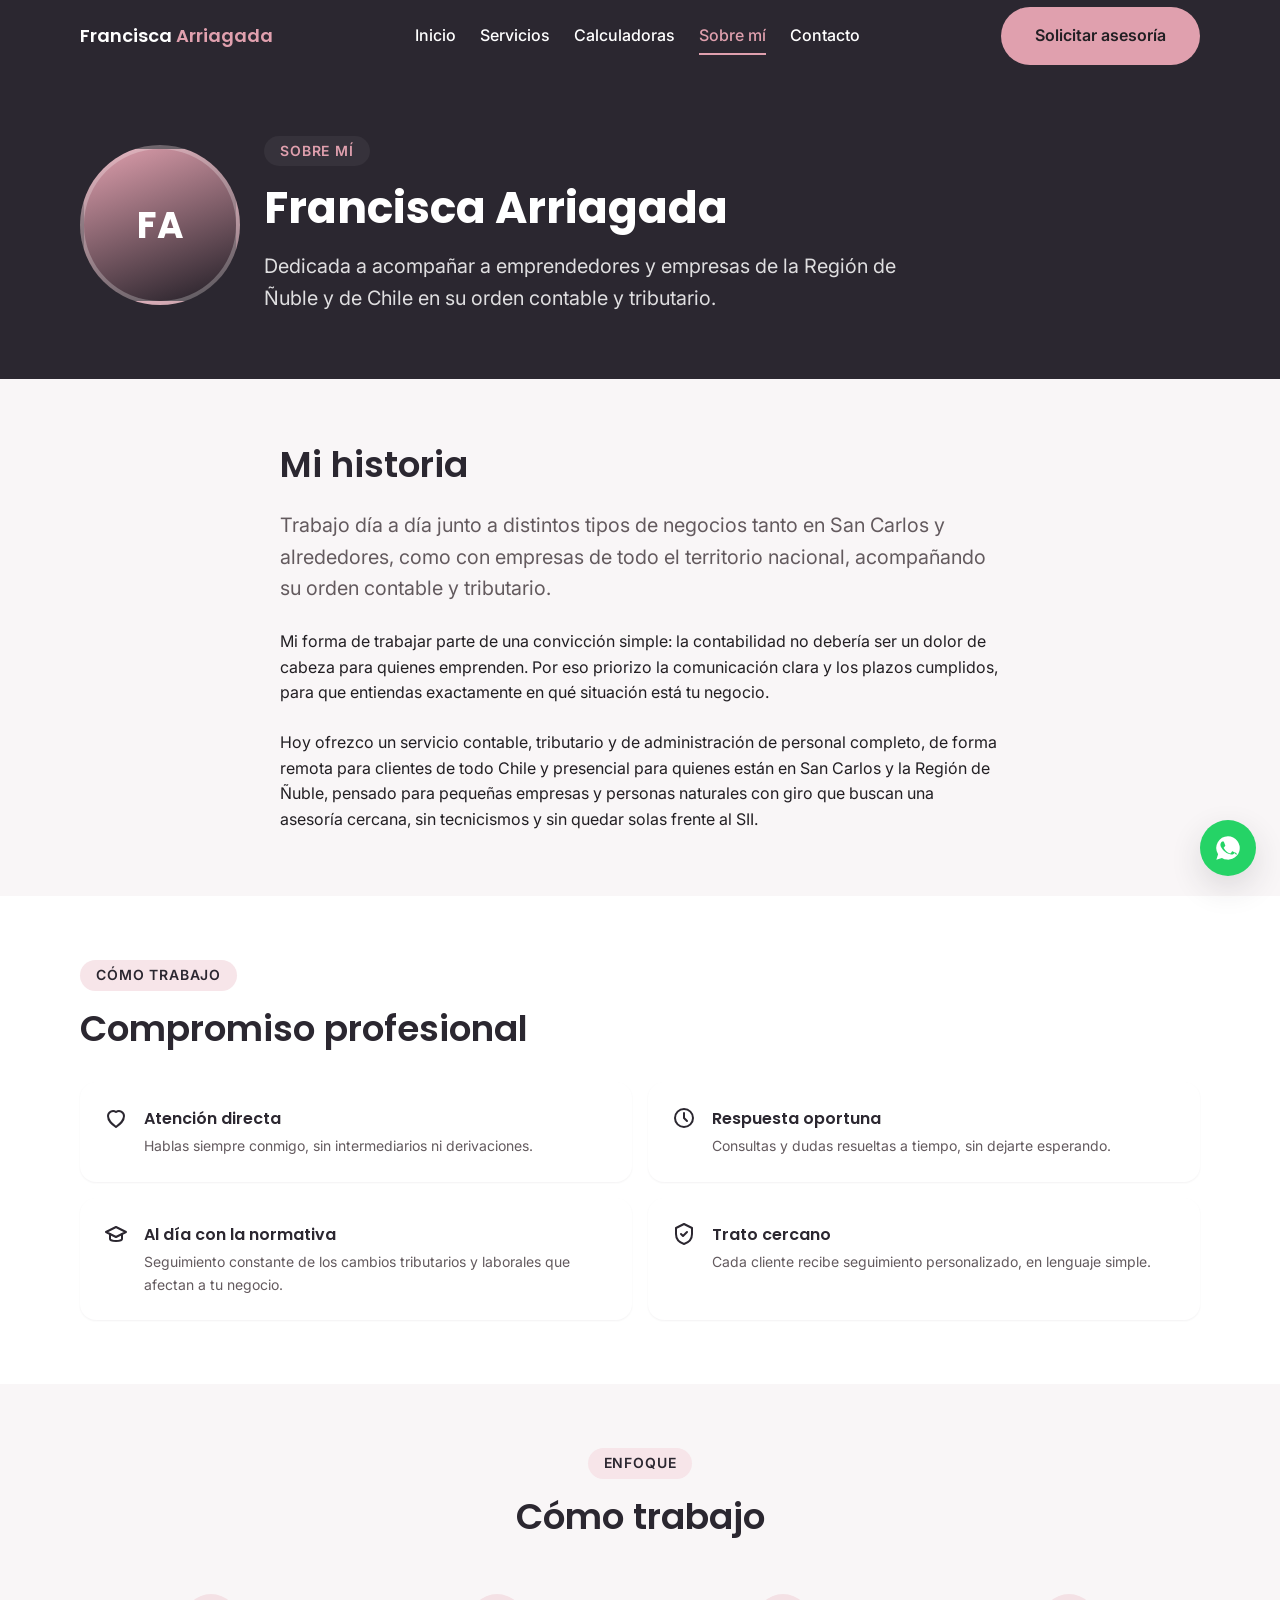
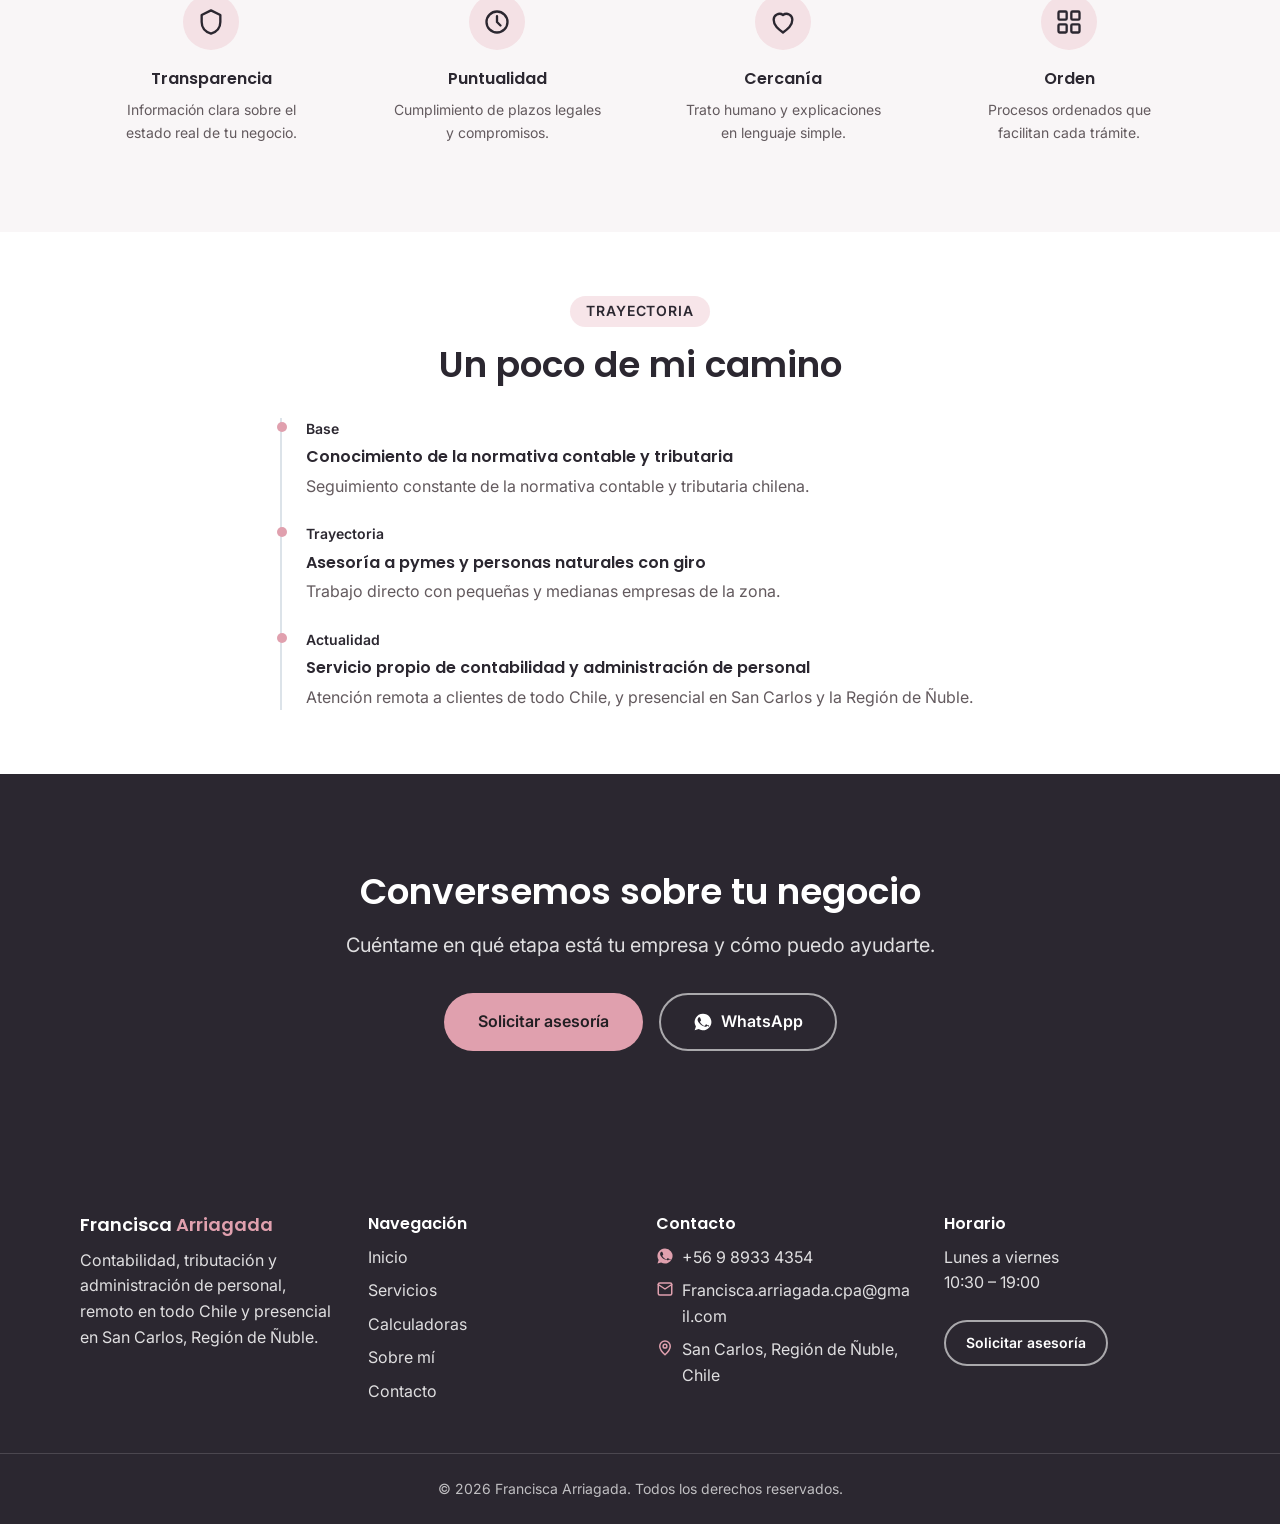
<file: sobre-mi.html>
<!DOCTYPE html>
<html lang="es-CL">
<head>
  <meta charset="UTF-8">
  <meta name="viewport" content="width=device-width, initial-scale=1.0">
  <title>Sobre mí | Asesoría Contable Cercana y Remota en Todo Chile — Francisca Arriagada</title>
  <meta name="description" content="Conoce a Francisca Arriagada: dedicada a acompañar a emprendedores y empresas de la Región de Ñuble y de todo Chile en su orden contable y tributario, con atención remota.">
  <link rel="canonical" href="https://pcornejov.github.io/Sitio-fran/sobre-mi.html">
  <link rel="icon" href="favicon.svg" type="image/svg+xml">

  <meta property="og:type" content="website">
  <meta property="og:locale" content="es_CL">
  <meta property="og:title" content="Sobre mí | Asesoría Contable Cercana y Remota en Todo Chile — Francisca Arriagada">
  <meta property="og:description" content="Conoce a Francisca Arriagada: dedicada a acompañar a emprendedores y empresas de la Región de Ñuble y de todo Chile en su orden contable y tributario, con atención remota.">
  <meta property="og:url" content="https://pcornejov.github.io/Sitio-fran/sobre-mi.html">

  <link rel="preconnect" href="https://fonts.googleapis.com">
  <link rel="preconnect" href="https://fonts.gstatic.com" crossorigin>
  <link href="https://fonts.googleapis.com/css2?family=Poppins:wght@600;700&family=Inter:wght@400;500;600&display=swap" rel="stylesheet">

  <link rel="stylesheet" href="assets/css/styles.css">
</head>
<body>
  <a class="skip-link" href="#main-content">Saltar al contenido</a>

  <header class="site-header">
    <div class="container site-header__inner">
      <a href="index.html" class="wordmark">Francisca <span>Arriagada</span></a>

      <nav class="main-nav" aria-label="Navegación principal">
        <ul class="main-nav__list">
          <li><a class="main-nav__link" href="index.html">Inicio</a></li>
          <li><a class="main-nav__link" href="servicios.html">Servicios</a></li>
          <li><a class="main-nav__link" href="calculadoras.html">Calculadoras</a></li>
          <li><a class="main-nav__link" href="sobre-mi.html" aria-current="page">Sobre mí</a></li>
          <li><a class="main-nav__link" href="contacto.html">Contacto</a></li>
        </ul>
      </nav>

      <div class="site-header__actions">
        <a href="contacto.html" class="btn btn--primary site-header__cta">Solicitar asesoría</a>
        <button type="button" class="hamburger" aria-label="Abrir menú" aria-expanded="false" aria-controls="mobile-menu">
          <svg class="icon-open" viewBox="0 0 24 24" fill="none" stroke="currentColor" stroke-width="2" stroke-linecap="round" aria-hidden="true"><line x1="3" y1="6" x2="21" y2="6"/><line x1="3" y1="12" x2="21" y2="12"/><line x1="3" y1="18" x2="21" y2="18"/></svg>
          <svg class="icon-close" viewBox="0 0 24 24" fill="none" stroke="currentColor" stroke-width="2" stroke-linecap="round" aria-hidden="true"><line x1="6" y1="6" x2="18" y2="18"/><line x1="6" y1="18" x2="18" y2="6"/></svg>
        </button>
      </div>
    </div>
  </header>

  <div class="mobile-menu" id="mobile-menu" hidden role="dialog" aria-modal="true" aria-label="Menú de navegación">
    <div class="mobile-menu__header container">
      <a href="index.html" class="wordmark">Francisca <span>Arriagada</span></a>
      <button type="button" class="hamburger mobile-menu__close" aria-label="Cerrar menú">
        <svg viewBox="0 0 24 24" fill="none" stroke="currentColor" stroke-width="2" stroke-linecap="round" aria-hidden="true"><line x1="6" y1="6" x2="18" y2="18"/><line x1="6" y1="18" x2="18" y2="6"/></svg>
      </button>
    </div>
    <ul class="mobile-menu__list">
      <li><a class="mobile-menu__link" href="index.html">Inicio</a></li>
      <li><a class="mobile-menu__link" href="servicios.html">Servicios</a></li>
      <li><a class="mobile-menu__link" href="calculadoras.html">Calculadoras</a></li>
      <li><a class="mobile-menu__link" href="sobre-mi.html" aria-current="page">Sobre mí</a></li>
      <li><a class="mobile-menu__link" href="contacto.html">Contacto</a></li>
    </ul>
    <div class="mobile-menu__cta">
      <a href="contacto.html" class="btn btn--primary">Solicitar asesoría</a>
      <a href="https://wa.me/56989334354" class="btn btn--on-navy" target="_blank" rel="noopener">
        <svg viewBox="0 0 24 24" fill="currentColor" aria-hidden="true"><path d="M12 2a10 10 0 0 0-8.5 15.3L2 22l4.8-1.5A10 10 0 1 0 12 2Zm5.6 14.2c-.2.7-1.4 1.3-2 1.4-.5.1-1.2.2-3.7-.8-3.1-1.2-5-4.3-5.2-4.5-.2-.2-1.2-1.6-1.2-3s.8-2.2 1-2.5c.3-.3.6-.4.8-.4h.6c.2 0 .5 0 .7.6.3.7.9 2.3 1 2.5.1.2.1.4 0 .6-.1.2-.2.4-.4.6-.2.2-.4.5-.6.6-.2.2-.4.4-.2.8.2.4 1 1.6 2.1 2.6 1.4 1.3 2.6 1.7 3 1.9.4.2.6.1.8-.1.2-.2.9-1 1.1-1.4.2-.4.5-.3.8-.2.3.1 2 1 2.4 1.1.4.2.6.3.7.4.1.2.1.9-.1 1.6Z"/></svg>
        WhatsApp
      </a>
    </div>
  </div>

  <main id="main-content">
    <!-- ===== BANNER CON FOTO ===== -->
    <section class="page-banner">
      <div class="container page-banner--with-photo">
        <div class="page-banner__photo" role="img" aria-label="Retrato de Francisca Arriagada">
          <span>FA</span>
        </div>
        <div>
          <span class="eyebrow eyebrow--on-navy">Sobre mí</span>
          <h1>Francisca Arriagada</h1>
          <p class="page-banner__subtitle" style="margin-inline: 0;">Dedicada a acompañar a emprendedores y empresas de la Región de Ñuble y de Chile en su orden contable y tributario.</p>
        </div>
      </div>
    </section>

    <!-- ===== BIO NARRATIVA ===== -->
    <section class="section">
      <div class="container" style="max-width: 800px;">
        <h2>Mi historia</h2>
        <p class="lead mt-lg">Trabajo día a día junto a distintos tipos de negocios tanto en San Carlos y alrededores, como con empresas de todo el territorio nacional, acompañando su orden contable y tributario.</p>
        <p class="mt-lg">Mi forma de trabajar parte de una convicción simple: la contabilidad no debería ser un dolor de cabeza para quienes emprenden. Por eso priorizo la comunicación clara y los plazos cumplidos, para que entiendas exactamente en qué situación está tu negocio.</p>
        <p class="mt-lg">Hoy ofrezco un servicio contable, tributario y de administración de personal completo, de forma remota para clientes de todo Chile y presencial para quienes están en San Carlos y la Región de Ñuble, pensado para pequeñas empresas y personas naturales con giro que buscan una asesoría cercana, sin tecnicismos y sin quedar solas frente al SII.</p>
      </div>
    </section>

    <!-- ===== COMPROMISO PROFESIONAL ===== -->
    <section class="section section-bg-alt">
      <div class="container">
        <div class="section-header">
          <span class="eyebrow">Cómo trabajo</span>
          <h2>Compromiso profesional</h2>
        </div>
        <div class="credentials-list">
          <div class="credential-item">
            <svg viewBox="0 0 24 24" fill="none" stroke="currentColor" stroke-width="2" stroke-linecap="round" stroke-linejoin="round" aria-hidden="true"><path d="M12 21c-4-3-8-6-8-11a5 5 0 0 1 8-4 5 5 0 0 1 8 4c0 5-4 8-8 11Z"/></svg>
            <div>
              <p class="footer-col__title" style="color: var(--color-primary); margin-bottom: 4px;">Atención directa</p>
              <p class="value-item__desc">Hablas siempre conmigo, sin intermediarios ni derivaciones.</p>
            </div>
          </div>
          <div class="credential-item">
            <svg viewBox="0 0 24 24" fill="none" stroke="currentColor" stroke-width="2" stroke-linecap="round" stroke-linejoin="round" aria-hidden="true"><circle cx="12" cy="12" r="9"/><path d="M12 7v5l3 3"/></svg>
            <div>
              <p class="footer-col__title" style="color: var(--color-primary); margin-bottom: 4px;">Respuesta oportuna</p>
              <p class="value-item__desc">Consultas y dudas resueltas a tiempo, sin dejarte esperando.</p>
            </div>
          </div>
          <div class="credential-item">
            <svg viewBox="0 0 24 24" fill="none" stroke="currentColor" stroke-width="2" stroke-linecap="round" stroke-linejoin="round" aria-hidden="true"><path d="M22 10 12 5 2 10l10 5 10-5Z"/><path d="M6 12v5c0 1 3 2 6 2s6-1 6-2v-5"/></svg>
            <div>
              <p class="footer-col__title" style="color: var(--color-primary); margin-bottom: 4px;">Al día con la normativa</p>
              <p class="value-item__desc">Seguimiento constante de los cambios tributarios y laborales que afectan a tu negocio.</p>
            </div>
          </div>
          <div class="credential-item">
            <svg viewBox="0 0 24 24" fill="none" stroke="currentColor" stroke-width="2" stroke-linecap="round" stroke-linejoin="round" aria-hidden="true"><path d="M12 2l8 4v6c0 5-3.4 8.5-8 10-4.6-1.5-8-5-8-10V6l8-4Z"/><path d="m9 12 2 2 4-4"/></svg>
            <div>
              <p class="footer-col__title" style="color: var(--color-primary); margin-bottom: 4px;">Trato cercano</p>
              <p class="value-item__desc">Cada cliente recibe seguimiento personalizado, en lenguaje simple.</p>
            </div>
          </div>
        </div>
      </div>
    </section>

    <!-- ===== VALORES / ENFOQUE ===== -->
    <section class="section">
      <div class="container">
        <div class="section-header section-header--center">
          <span class="eyebrow">Enfoque</span>
          <h2>Cómo trabajo</h2>
        </div>
        <div class="values-grid">
          <div class="value-card">
            <div class="value-card__icon">
              <svg viewBox="0 0 24 24" fill="none" stroke="currentColor" stroke-width="2" stroke-linecap="round" stroke-linejoin="round" aria-hidden="true"><path d="M12 2l8 4v6c0 5-3.4 8.5-8 10-4.6-1.5-8-5-8-10V6l8-4Z"/></svg>
            </div>
            <p class="value-card__title">Transparencia</p>
            <p class="value-card__desc">Información clara sobre el estado real de tu negocio.</p>
          </div>
          <div class="value-card">
            <div class="value-card__icon">
              <svg viewBox="0 0 24 24" fill="none" stroke="currentColor" stroke-width="2" stroke-linecap="round" stroke-linejoin="round" aria-hidden="true"><circle cx="12" cy="12" r="9"/><path d="M12 7v5l3 3"/></svg>
            </div>
            <p class="value-card__title">Puntualidad</p>
            <p class="value-card__desc">Cumplimiento de plazos legales y compromisos.</p>
          </div>
          <div class="value-card">
            <div class="value-card__icon">
              <svg viewBox="0 0 24 24" fill="none" stroke="currentColor" stroke-width="2" stroke-linecap="round" stroke-linejoin="round" aria-hidden="true"><path d="M12 21c-4-3-8-6-8-11a5 5 0 0 1 8-4 5 5 0 0 1 8 4c0 5-4 8-8 11Z"/></svg>
            </div>
            <p class="value-card__title">Cercanía</p>
            <p class="value-card__desc">Trato humano y explicaciones en lenguaje simple.</p>
          </div>
          <div class="value-card">
            <div class="value-card__icon">
              <svg viewBox="0 0 24 24" fill="none" stroke="currentColor" stroke-width="2" stroke-linecap="round" stroke-linejoin="round" aria-hidden="true"><rect x="3" y="3" width="7" height="7" rx="1"/><rect x="14" y="3" width="7" height="7" rx="1"/><rect x="3" y="14" width="7" height="7" rx="1"/><rect x="14" y="14" width="7" height="7" rx="1"/></svg>
            </div>
            <p class="value-card__title">Orden</p>
            <p class="value-card__desc">Procesos ordenados que facilitan cada trámite.</p>
          </div>
        </div>
      </div>
    </section>

    <!-- ===== LÍNEA DE TIEMPO ===== -->
    <section class="section section-bg-alt">
      <div class="container">
        <div class="section-header section-header--center">
          <span class="eyebrow">Trayectoria</span>
          <h2>Un poco de mi camino</h2>
        </div>
        <div class="timeline">
          <div class="timeline-item">
            <p class="timeline-item__year">Base</p>
            <p class="timeline-item__title">Conocimiento de la normativa contable y tributaria</p>
            <p class="timeline-item__desc">Seguimiento constante de la normativa contable y tributaria chilena.</p>
          </div>
          <div class="timeline-item">
            <p class="timeline-item__year">Trayectoria</p>
            <p class="timeline-item__title">Asesoría a pymes y personas naturales con giro</p>
            <p class="timeline-item__desc">Trabajo directo con pequeñas y medianas empresas de la zona.</p>
          </div>
          <div class="timeline-item">
            <p class="timeline-item__year">Actualidad</p>
            <p class="timeline-item__title">Servicio propio de contabilidad y administración de personal</p>
            <p class="timeline-item__desc">Atención remota a clientes de todo Chile, y presencial en San Carlos y la Región de Ñuble.</p>
          </div>
        </div>
      </div>
    </section>

    <!-- ===== BANDA CTA ===== -->
    <section class="cta-band">
      <div class="cta-band__content">
        <h2 class="cta-band__title">Conversemos sobre tu negocio</h2>
        <p class="cta-band__subtitle">Cuéntame en qué etapa está tu empresa y cómo puedo ayudarte.</p>
        <div class="btn-row">
          <a href="contacto.html" class="btn btn--primary">Solicitar asesoría</a>
          <a href="https://wa.me/56989334354" class="btn btn--on-navy" target="_blank" rel="noopener">
            <svg viewBox="0 0 24 24" fill="currentColor" aria-hidden="true"><path d="M12 2a10 10 0 0 0-8.5 15.3L2 22l4.8-1.5A10 10 0 1 0 12 2Zm5.6 14.2c-.2.7-1.4 1.3-2 1.4-.5.1-1.2.2-3.7-.8-3.1-1.2-5-4.3-5.2-4.5-.2-.2-1.2-1.6-1.2-3s.8-2.2 1-2.5c.3-.3.6-.4.8-.4h.6c.2 0 .5 0 .7.6.3.7.9 2.3 1 2.5.1.2.1.4 0 .6-.1.2-.2.4-.4.6-.2.2-.4.5-.6.6-.2.2-.4.4-.2.8.2.4 1 1.6 2.1 2.6 1.4 1.3 2.6 1.7 3 1.9.4.2.6.1.8-.1.2-.2.9-1 1.1-1.4.2-.4.5-.3.8-.2.3.1 2 1 2.4 1.1.4.2.6.3.7.4.1.2.1.9-.1 1.6Z"/></svg>
            WhatsApp
          </a>
        </div>
      </div>
    </section>
  </main>

  <footer class="site-footer">
    <div class="container footer-grid">
      <div class="footer-col">
        <p class="footer-col__wordmark">Francisca <span style="color: var(--color-accent);">Arriagada</span></p>
        <p>Contabilidad, tributación y administración de personal, remoto en todo Chile y presencial en San Carlos, Región de Ñuble.</p>
      </div>

      <div class="footer-col">
        <p class="footer-col__title">Navegación</p>
        <ul>
          <li><a href="index.html">Inicio</a></li>
          <li><a href="servicios.html">Servicios</a></li>
          <li><a href="calculadoras.html">Calculadoras</a></li>
          <li><a href="sobre-mi.html">Sobre mí</a></li>
          <li><a href="contacto.html">Contacto</a></li>
        </ul>
      </div>

      <div class="footer-col">
        <p class="footer-col__title">Contacto</p>
        <div class="footer-contact-item">
          <svg viewBox="0 0 24 24" fill="currentColor" aria-hidden="true"><path d="M12 2a10 10 0 0 0-8.5 15.3L2 22l4.8-1.5A10 10 0 1 0 12 2Zm5.6 14.2c-.2.7-1.4 1.3-2 1.4-.5.1-1.2.2-3.7-.8-3.1-1.2-5-4.3-5.2-4.5-.2-.2-1.2-1.6-1.2-3s.8-2.2 1-2.5c.3-.3.6-.4.8-.4h.6c.2 0 .5 0 .7.6.3.7.9 2.3 1 2.5.1.2.1.4 0 .6-.1.2-.2.4-.4.6-.2.2-.4.5-.6.6-.2.2-.4.4-.2.8.2.4 1 1.6 2.1 2.6 1.4 1.3 2.6 1.7 3 1.9.4.2.6.1.8-.1.2-.2.9-1 1.1-1.4.2-.4.5-.3.8-.2.3.1 2 1 2.4 1.1.4.2.6.3.7.4.1.2.1.9-.1 1.6Z"/></svg>
          <a href="https://wa.me/56989334354" target="_blank" rel="noopener">+56 9 8933 4354</a>
        </div>
        <div class="footer-contact-item">
          <svg viewBox="0 0 24 24" fill="none" stroke="currentColor" stroke-width="2" stroke-linecap="round" stroke-linejoin="round" aria-hidden="true"><path d="m3 6 9 6 9-6"/><rect x="3" y="4" width="18" height="16" rx="2"/></svg>
          <a href="mailto:Francisca.arriagada.cpa@gmail.com">Francisca.arriagada.cpa@gmail.com</a>
        </div>
        <div class="footer-contact-item">
          <svg viewBox="0 0 24 24" fill="none" stroke="currentColor" stroke-width="2" stroke-linecap="round" stroke-linejoin="round" aria-hidden="true"><path d="M12 21s7-6.5 7-11.5a7 7 0 0 0-14 0C5 14.5 12 21 12 21Z"/><circle cx="12" cy="9.5" r="2.5"/></svg>
          <span>San Carlos, Región de Ñuble, Chile</span>
        </div>
      </div>

      <div class="footer-col">
        <p class="footer-col__title">Horario</p>
        <p>Lunes a viernes<br>10:30 – 19:00</p>
        <div class="mt-lg">
          <a href="contacto.html" class="btn btn--on-navy btn--sm">Solicitar asesoría</a>
        </div>
      </div>
    </div>
    <div class="footer-bottom">
      <p>&copy; 2026 Francisca Arriagada. Todos los derechos reservados.</p>
    </div>
  </footer>

  <a href="https://wa.me/56989334354" class="whatsapp-fab" target="_blank" rel="noopener" aria-label="Escríbenos por WhatsApp">
    <svg viewBox="0 0 24 24" fill="currentColor" aria-hidden="true"><path d="M12 2a10 10 0 0 0-8.5 15.3L2 22l4.8-1.5A10 10 0 1 0 12 2Zm5.6 14.2c-.2.7-1.4 1.3-2 1.4-.5.1-1.2.2-3.7-.8-3.1-1.2-5-4.3-5.2-4.5-.2-.2-1.2-1.6-1.2-3s.8-2.2 1-2.5c.3-.3.6-.4.8-.4h.6c.2 0 .5 0 .7.6.3.7.9 2.3 1 2.5.1.2.1.4 0 .6-.1.2-.2.4-.4.6-.2.2-.4.5-.6.6-.2.2-.4.4-.2.8.2.4 1 1.6 2.1 2.6 1.4 1.3 2.6 1.7 3 1.9.4.2.6.1.8-.1.2-.2.9-1 1.1-1.4.2-.4.5-.3.8-.2.3.1 2 1 2.4 1.1.4.2.6.3.7.4.1.2.1.9-.1 1.6Z"/></svg>
  </a>

  <script src="assets/js/main.js" defer></script>
</body>
</html>
</file>
<file: assets/css/styles.css>
/* =========================================================
   Francisca Arriagada — Sistema visual (Iteración 2)
   Contabilidad · Tributación · Administración de Personal
   ========================================================= */

/* ===== RESET BÁSICO ===== */
*,
*::before,
*::after {
  box-sizing: border-box;
}

html {
  scroll-behavior: smooth;
}

body,
h1, h2, h3, h4, h5, h6,
p, figure {
  margin: 0;
}

ul, ol {
  margin: 0;
  padding: 0;
  list-style: none;
}

img {
  max-width: 100%;
  display: block;
}

a {
  color: inherit;
  text-decoration: none;
}

button {
  font: inherit;
  cursor: pointer;
  background: none;
  border: none;
  color: inherit;
}

input, textarea, select {
  font: inherit;
}

/* ===== DESIGN TOKENS ===== */
:root {
  /* ===== COLOR — Marca ===== */
  --color-primary: #2B2730;        /* Grafito — header, footer, nav, texto sobre claro */
  --color-primary-hover: #201D25;  /* Grafito oscurecido — hover de botones/enlaces */
  --color-primary-active: #17151A; /* Grafito oscurecido — estado presionado */
  --color-primary-tint-10: #F4E1E5; /* Rosa empolvado al 10% — fondos de íconos, chips */
  --color-primary-tint-05: #F9EDEF; /* Rosa empolvado al 5% — hover sutil de filas/list items */

  --color-accent: #E0A0AE;         /* Rosa empolvado — CTA primario (Rosa Ejecutivo) */
  --color-accent-hover: #B5677A;   /* Vino — hover del botón primario */
  --color-accent-active: #B5677A;  /* Mismo tono que hover; el estado activo se marca con
                                       transform + inset-shadow, no con más oscurecimiento
                                       (oscurecer más rompe el contraste AA, ver §2) */
  --color-accent-tint: #F7E5E9;    /* Rosa empolvado al 10% — fondos de badges, resaltes suaves */

  --color-whatsapp: #25D366;       /* Verde oficial — SOLO ícono/isotipo de WhatsApp */
  --color-whatsapp-hover: #1FB955; /* Verde oscurecido — hover del ícono/FAB */

  /* ===== COLOR — Neutros / texto ===== */
  --color-bg: #F9F6F7;             /* Fondo general del sitio */
  --color-surface: #FFFFFF;        /* Fondo de tarjetas, header en scroll-top si aplica, inputs */
  --color-text-primary: #221F23;   /* Texto de cuerpo sobre fondos claros */
  --color-text-secondary: #635A5E; /* Texto secundario/meta sobre fondos claros */
  --color-text-inverse: #FFFFFF;   /* Texto sobre grafito (header, footer, CTA band) */
  --color-text-on-accent: #221F23; /* Texto sobre botones rosa (obligatorio, NO blanco) */
  --color-border: #DCE3E9;         /* Bordes de inputs, divisores sobre superficies claras */
  --color-border-dark: rgba(255,255,255,0.15); /* Divisores sobre fondo navy (footer) */

  /* Estados semánticos de formulario */
  --color-error: #C0392B;
  --color-success: #1F8A4C;

  /* ===== TIPOGRAFÍA ===== */
  --font-heading: 'Poppins', 'Segoe UI', sans-serif;
  --font-body: 'Inter', 'Segoe UI', sans-serif;

  --text-h1: clamp(2rem, 1.55rem + 2vw, 2.75rem);
  --text-h2: clamp(1.75rem, 1.45rem + 1.4vw, 2.25rem);
  --text-h3: clamp(1.375rem, 1.2rem + 0.8vw, 1.75rem);
  --text-h4: clamp(1.125rem, 1.05rem + 0.35vw, 1.375rem);
  --text-h5: 1.125rem;
  --text-h6: 1rem;
  --text-lead: clamp(1.0625rem, 1rem + 0.3vw, 1.25rem);
  --text-body: 1rem;
  --text-small: 0.875rem;

  --leading-heading: 1.2;
  --leading-body: 1.6;
  --leading-tight: 1.35;

  --weight-regular: 400;
  --weight-medium: 500;
  --weight-semibold: 600;
  --weight-bold: 700;

  /* ===== ESPACIADO ===== */
  --space-xs: 4px;
  --space-sm: 8px;
  --space-md: 16px;
  --space-lg: 24px;
  --space-xl: 32px;
  --space-2xl: 48px;
  --space-3xl: 64px;

  /* ===== RADIOS ===== */
  --radius-sm: 8px;
  --radius-md: 16px;
  --radius-lg: 24px;
  --radius-pill: 999px;

  /* ===== SOMBRAS ===== */
  --shadow-sm: 0 1px 2px rgba(43, 39, 48, 0.06);
  --shadow-md: 0 4px 12px rgba(43, 39, 48, 0.08);
  --shadow-lg: 0 12px 32px rgba(43, 39, 48, 0.14);
  --shadow-focus: 0 0 0 3px rgba(224, 160, 174, 0.45);
  --shadow-focus-inverse: 0 0 0 3px rgba(255, 255, 255, 0.55);

  /* ===== LAYOUT ===== */
  --container-max: 1200px;
  --header-height: 72px;
  --header-height-mobile: 64px;

  /* ===== Z-INDEX ===== */
  --z-nav: 1000;
  --z-mobile-menu: 1100;
  --z-whatsapp-fab: 900;
}

/* ===== BASE ===== */
body {
  font-family: var(--font-body);
  font-size: var(--text-body);
  line-height: var(--leading-body);
  color: var(--color-text-primary);
  background-color: var(--color-bg);
}

h1, h2, h3, h4, h5, h6 {
  font-family: var(--font-heading);
  line-height: var(--leading-heading);
  color: var(--color-primary);
  font-weight: var(--weight-semibold);
}

h1 { font-size: var(--text-h1); font-weight: var(--weight-bold); }
h2 { font-size: var(--text-h2); }
h3 { font-size: var(--text-h3); }
h4 { font-size: var(--text-h4); }
h5 { font-size: var(--text-h5); }
h6 { font-size: var(--text-h6); }

.lead {
  font-size: var(--text-lead);
  color: var(--color-text-secondary);
}

/* Foco visible obligatorio en toda la app */
a:focus-visible,
button:focus-visible,
input:focus-visible,
textarea:focus-visible,
select:focus-visible,
[tabindex]:focus-visible {
  outline: none;
  box-shadow: var(--shadow-focus);
  border-radius: var(--radius-sm);
}

.on-navy a:focus-visible,
.on-navy button:focus-visible,
.site-header a:focus-visible,
.site-header button:focus-visible,
.site-footer a:focus-visible,
.site-footer button:focus-visible,
.mobile-menu a:focus-visible,
.mobile-menu button:focus-visible,
.cta-band a:focus-visible,
.cta-band button:focus-visible {
  box-shadow: var(--shadow-focus-inverse);
}

/* Utilidad para ocultar visualmente pero mantener accesible */
.visually-hidden {
  position: absolute;
  width: 1px;
  height: 1px;
  padding: 0;
  margin: -1px;
  overflow: hidden;
  clip: rect(0, 0, 0, 0);
  white-space: nowrap;
  border: 0;
}

/* Enlace "saltar al contenido" */
.skip-link {
  position: absolute;
  top: -48px;
  left: var(--space-md);
  z-index: 1200;
  background: var(--color-accent);
  color: var(--color-text-on-accent);
  padding: var(--space-sm) var(--space-md);
  border-radius: var(--radius-sm);
  font-weight: var(--weight-semibold);
  transition: top 0.2s;
}

.skip-link:focus {
  top: var(--space-md);
}

/* ===== CONTENEDOR ===== */
.container {
  width: 100%;
  margin-inline: auto;
  padding-inline: var(--space-md); /* 16px < 768px */
}

@media (min-width: 768px) {
  .container {
    padding-inline: var(--space-lg); /* 24px */
  }
}

@media (min-width: 1024px) {
  .container {
    padding-inline: 40px;
    max-width: var(--container-max);
  }
}

@media (min-width: 1440px) {
  .container {
    padding-inline: 64px;
  }
}

/* ===== SECCIONES ===== */
.section {
  padding-block: var(--space-2xl); /* 48px < 768px */
}

@media (min-width: 768px) {
  .section {
    padding-block: 56px; /* dentro del rango 48-64px */
  }
}

@media (min-width: 1024px) {
  .section {
    padding-block: var(--space-3xl); /* 64px */
  }
}

.section-bg-alt {
  background-color: var(--color-surface);
}

.section-header {
  max-width: 640px;
  margin-bottom: var(--space-xl);
}

.section-header--center {
  margin-inline: auto;
  text-align: center;
}

.eyebrow {
  display: inline-block;
  font-family: var(--font-body);
  font-weight: var(--weight-semibold);
  font-size: var(--text-small);
  letter-spacing: 0.06em;
  text-transform: uppercase;
  color: var(--color-primary);
  background: var(--color-accent-tint);
  padding: var(--space-xs) var(--space-md);
  border-radius: var(--radius-pill);
  margin-bottom: var(--space-md);
}

.eyebrow--on-navy {
  color: var(--color-accent);
  background: rgba(255, 255, 255, 0.05);
}

/* =========================================================
   3.1 HEADER / NAV
   ========================================================= */
.site-header {
  position: sticky;
  top: 0;
  z-index: var(--z-nav);
  background-color: var(--color-primary);
  height: var(--header-height-mobile);
  display: flex;
  align-items: center;
  transition: box-shadow 0.2s;
}

@media (min-width: 768px) {
  .site-header {
    height: var(--header-height);
  }
}

.site-header.is-scrolled {
  box-shadow: var(--shadow-md);
}

.site-header__inner {
  width: 100%;
  display: flex;
  align-items: center;
  justify-content: space-between;
  gap: var(--space-lg);
}

.wordmark {
  font-family: var(--font-heading);
  font-weight: var(--weight-semibold);
  font-size: var(--text-h5);
  color: var(--color-text-inverse);
  white-space: nowrap;
}

.wordmark span {
  color: var(--color-accent);
}

/* Nav desktop */
.main-nav {
  display: none;
}

.main-nav__list {
  display: flex;
  align-items: center;
  gap: var(--space-lg);
}

.main-nav__link {
  font-family: var(--font-body);
  font-weight: var(--weight-medium);
  font-size: var(--text-body);
  color: var(--color-text-inverse);
  padding-block: var(--space-sm);
  border-bottom: 2px solid transparent;
  transition: color 0.2s, border-color 0.2s;
}

.main-nav__link:hover {
  color: var(--color-accent);
}

.main-nav__link[aria-current="page"] {
  color: var(--color-accent);
  border-bottom-color: var(--color-accent);
}

.btn.site-header__cta {
  display: none;
}

@media (min-width: 768px) {
  .main-nav {
    display: block;
  }

  .site-header__actions {
    display: flex;
    align-items: center;
    gap: var(--space-lg);
  }

  .btn.site-header__cta {
    display: inline-flex;
  }

  .site-header__actions .hamburger {
    display: none;
  }
}

/* Botón hamburguesa */
.hamburger {
  display: inline-flex;
  align-items: center;
  justify-content: center;
  width: 44px;
  height: 44px;
  border-radius: var(--radius-sm);
  color: var(--color-text-inverse);
}

.hamburger svg {
  width: 24px;
  height: 24px;
}

.hamburger .icon-close {
  display: none;
}

.hamburger[aria-expanded="true"] .icon-open {
  display: none;
}

.hamburger[aria-expanded="true"] .icon-close {
  display: block;
}

/* Menú móvil overlay */
.mobile-menu {
  position: fixed;
  inset: 0;
  z-index: var(--z-mobile-menu);
  background-color: var(--color-primary);
  display: flex;
  flex-direction: column;
  padding: var(--space-xl) var(--space-md);
  transform: translateY(-100%);
  opacity: 0;
  visibility: hidden;
  transition: transform 0.25s ease, opacity 0.25s ease, visibility 0.25s ease;
}

.mobile-menu.is-open {
  transform: translateY(0);
  opacity: 1;
  visibility: visible;
}

@media (prefers-reduced-motion: reduce) {
  .mobile-menu {
    transition: opacity 0.01ms;
  }
  * {
    scroll-behavior: auto !important;
  }
}

.mobile-menu__header {
  display: flex;
  align-items: center;
  justify-content: space-between;
}

.mobile-menu__list {
  display: flex;
  flex-direction: column;
  align-items: center;
  justify-content: center;
  gap: var(--space-lg);
  flex: 1;
}

.mobile-menu__link {
  font-family: var(--font-heading);
  font-weight: var(--weight-semibold);
  font-size: var(--text-h3);
  color: var(--color-text-inverse);
}

.mobile-menu__link[aria-current="page"] {
  color: var(--color-accent);
}

.mobile-menu__cta {
  display: flex;
  flex-direction: column;
  gap: var(--space-md);
  align-items: center;
  padding-bottom: var(--space-xl);
}

body.menu-open {
  overflow: hidden;
}

@media (min-width: 768px) {
  .mobile-menu {
    display: none;
  }
}

/* =========================================================
   3.2 BOTONES
   ========================================================= */
.btn {
  display: inline-flex;
  align-items: center;
  justify-content: center;
  gap: var(--space-sm);
  font-family: var(--font-body);
  font-weight: var(--weight-semibold);
  font-size: var(--text-body);
  border-radius: var(--radius-pill);
  padding: 14px 32px;
  min-height: 48px;
  border: 2px solid transparent;
  transition: background-color 0.2s, color 0.2s, box-shadow 0.2s, transform 0.1s;
  white-space: nowrap;
}

.btn svg {
  width: 20px;
  height: 20px;
  flex-shrink: 0;
}

.btn:disabled,
.btn[aria-disabled="true"] {
  opacity: 0.5;
  cursor: not-allowed;
}

/* Primario */
.btn--primary {
  background-color: var(--color-accent);
  color: var(--color-text-on-accent);
}

.btn--primary:hover {
  background-color: var(--color-accent-hover);
}

.btn--primary:active {
  background-color: var(--color-accent-active);
  transform: scale(0.98);
  box-shadow: inset 0 2px 6px rgba(43, 39, 48, 0.25);
}

/* Secundario sobre fondo claro */
.btn--secondary {
  background-color: transparent;
  border-color: var(--color-primary);
  color: var(--color-primary);
}

.btn--secondary:hover {
  background-color: var(--color-primary);
  color: var(--color-text-inverse);
}

.btn--secondary:active {
  transform: scale(0.98);
}

/* Secundario sobre navy */
.btn--on-navy {
  background-color: transparent;
  border-color: rgba(255, 255, 255, 0.6);
  color: var(--color-text-inverse);
}

.btn--on-navy:hover {
  background-color: rgba(255, 255, 255, 0.12);
  border-color: #fff;
}

.btn--on-navy:active {
  transform: scale(0.98);
}

/* Botón WhatsApp con texto */
.btn--whatsapp {
  background-color: #fff;
  color: var(--color-text-primary);
  border-color: var(--color-whatsapp);
}

.btn--whatsapp svg {
  color: var(--color-whatsapp);
}

.btn--whatsapp:hover {
  background-color: #F0FBF3;
  border-color: var(--color-whatsapp-hover);
}

.btn--whatsapp:active {
  transform: scale(0.98);
}

.btn--sm {
  padding: 10px 20px;
  min-height: 40px;
  font-size: var(--text-small);
}

.btn-row {
  display: flex;
  flex-wrap: wrap;
  gap: var(--space-md);
}

/* FAB WhatsApp */
.whatsapp-fab {
  position: fixed;
  right: var(--space-md);
  bottom: var(--space-md);
  z-index: var(--z-whatsapp-fab);
  width: 48px;
  height: 48px;
  border-radius: 50%;
  background-color: var(--color-whatsapp);
  display: flex;
  align-items: center;
  justify-content: center;
  box-shadow: var(--shadow-lg);
  transition: background-color 0.2s, transform 0.2s;
}

.whatsapp-fab svg {
  width: 24px;
  height: 24px;
  color: #fff;
}

.whatsapp-fab:hover {
  background-color: var(--color-whatsapp-hover);
  transform: scale(1.05);
}

@media (min-width: 768px) {
  .whatsapp-fab {
    right: var(--space-lg);
    bottom: var(--space-lg);
    width: 56px;
    height: 56px;
  }

  .whatsapp-fab svg {
    width: 28px;
    height: 28px;
  }
}

/* =========================================================
   3.3 TARJETA DE SERVICIO
   ========================================================= */
.service-card {
  background-color: var(--color-surface);
  border-radius: var(--radius-md);
  box-shadow: var(--shadow-md);
  padding: var(--space-xl);
  transition: transform 0.2s, box-shadow 0.2s;
  height: 100%;
  display: flex;
  flex-direction: column;
}

.service-card:hover {
  transform: translateY(-4px);
  box-shadow: var(--shadow-lg);
}

.service-card__icon {
  width: 56px;
  height: 56px;
  border-radius: var(--radius-md);
  background-color: var(--color-primary-tint-10);
  display: flex;
  align-items: center;
  justify-content: center;
}

.service-card__icon svg {
  width: 28px;
  height: 28px;
  color: var(--color-primary);
}

.service-card__title {
  font-family: var(--font-heading);
  font-weight: var(--weight-semibold);
  font-size: var(--text-h4);
  color: var(--color-primary);
  margin-top: var(--space-md);
}

.service-card__desc {
  font-family: var(--font-body);
  font-size: var(--text-body);
  line-height: var(--leading-body);
  color: var(--color-text-secondary);
  margin-top: var(--space-sm);
  flex: 1;
}

.service-card__link {
  display: inline-flex;
  align-items: center;
  gap: var(--space-xs);
  font-weight: var(--weight-semibold);
  color: var(--color-primary);
  margin-top: var(--space-lg);
  transition: color 0.2s;
}

.service-card__link svg {
  width: 18px;
  height: 18px;
  transition: transform 0.2s;
}

.service-card__link:hover {
  color: var(--color-accent);
}

.service-card__link:hover svg {
  transform: translateX(4px);
}

.services-grid {
  display: grid;
  grid-template-columns: 1fr;
  gap: var(--space-lg);
}
@media (min-width: 768px) {
  .services-grid { grid-template-columns: repeat(2, 1fr); }
}
@media (min-width: 1024px) {
  .services-grid { grid-template-columns: repeat(4, 1fr); }
}

/* =========================================================
   3.4 FOOTER
   ========================================================= */
.site-footer {
  background-color: var(--color-primary);
  color: rgba(255, 255, 255, 0.85);
  padding-top: var(--space-3xl);
}

.footer-grid {
  display: grid;
  grid-template-columns: 1fr;
  gap: var(--space-xl);
  padding-bottom: var(--space-2xl);
}

@media (min-width: 768px) and (max-width: 1023px) {
  .footer-grid {
    grid-template-columns: repeat(2, 1fr);
  }
}

@media (min-width: 1024px) {
  .footer-grid {
    grid-template-columns: repeat(4, 1fr);
  }
}

.footer-col__title {
  font-family: var(--font-heading);
  font-weight: var(--weight-semibold);
  font-size: var(--text-h6);
  color: var(--color-text-inverse);
  margin-bottom: var(--space-md);
}

.footer-col__wordmark {
  font-family: var(--font-heading);
  font-weight: var(--weight-semibold);
  font-size: var(--text-h5);
  color: var(--color-text-inverse);
  margin-bottom: var(--space-sm);
}

.footer-col p {
  margin-bottom: var(--space-sm);
}

.footer-col ul {
  display: flex;
  flex-direction: column;
  gap: var(--space-sm);
}

.footer-col a:hover {
  color: var(--color-accent);
}

.footer-col ul li a {
  padding-block: 4px;
}

.footer-contact-item {
  display: flex;
  align-items: flex-start;
  gap: var(--space-sm);
  margin-bottom: var(--space-sm);
}

.contact-card__item > div,
.footer-contact-item > div {
  min-width: 0;
}

.contact-card__item-value,
.footer-contact-item a {
  overflow-wrap: anywhere;
}

.footer-contact-item svg {
  width: 18px;
  height: 18px;
  flex-shrink: 0;
  margin-top: 2px;
  color: var(--color-accent);
}

.footer-bottom {
  border-top: 1px solid var(--color-border-dark);
  padding-block: var(--space-lg);
  text-align: center;
  font-size: var(--text-small);
  color: rgba(255, 255, 255, 0.7);
}

/* =========================================================
   3.5 BANDA CTA
   ========================================================= */
.cta-band {
  background-color: var(--color-primary);
  padding: var(--space-3xl) var(--space-lg);
  text-align: center;
}

@media (min-width: 1024px) {
  .cta-band {
    padding-block: 96px;
  }
}

.cta-band__content {
  max-width: 720px;
  margin-inline: auto;
}

.cta-band__title {
  color: var(--color-text-inverse);
  font-size: var(--text-h2);
}

.cta-band__subtitle {
  font-size: var(--text-lead);
  color: rgba(255, 255, 255, 0.85);
  margin-top: var(--space-md);
}

.cta-band .btn-row {
  justify-content: center;
  margin-top: var(--space-xl);
}

/* =========================================================
   HERO (Inicio)
   ========================================================= */
.hero {
  display: grid;
  grid-template-columns: 1fr;
  gap: var(--space-2xl);
  align-items: center;
}

@media (min-width: 1024px) {
  .hero {
    grid-template-columns: 55fr 45fr;
  }
}

.hero__text h1 {
  margin-top: var(--space-md);
}

.hero__subtitle {
  font-size: var(--text-lead);
  color: var(--color-text-secondary);
  margin-top: var(--space-md);
  max-width: 52ch;
}

.hero .btn-row {
  margin-top: var(--space-xl);
}

.hero__media {
  border-radius: var(--radius-lg);
  overflow: hidden;
  aspect-ratio: 4 / 3;
  background: linear-gradient(135deg, var(--color-primary) 0%, var(--color-primary-hover) 55%, var(--color-accent) 130%);
  display: flex;
  align-items: center;
  justify-content: center;
  box-shadow: var(--shadow-lg);
}

.hero__media span {
  font-family: var(--font-heading);
  color: rgba(255, 255, 255, 0.85);
  font-weight: var(--weight-semibold);
}

/* =========================================================
   FRANJA DE VALORES
   ========================================================= */
.values-strip {
  display: grid;
  grid-template-columns: 1fr;
  gap: var(--space-lg);
}

@media (min-width: 768px) {
  .values-strip {
    grid-template-columns: repeat(3, 1fr);
  }
}

.value-item {
  display: flex;
  align-items: flex-start;
  gap: var(--space-md);
  background-color: var(--color-surface);
  border-radius: var(--radius-md);
  padding: var(--space-lg);
  box-shadow: var(--shadow-sm);
}

.value-item__icon {
  width: 44px;
  height: 44px;
  border-radius: 50%;
  background-color: var(--color-primary-tint-10);
  display: flex;
  align-items: center;
  justify-content: center;
  flex-shrink: 0;
}

.value-item__icon svg {
  width: 22px;
  height: 22px;
  color: var(--color-primary);
}

.value-item__title {
  font-weight: var(--weight-semibold);
  color: var(--color-primary);
  font-family: var(--font-heading);
}

.value-item__desc {
  color: var(--color-text-secondary);
  font-size: var(--text-small);
  margin-top: var(--space-xs);
}

/* =========================================================
   PREVIEW "SOBRE MÍ" (Inicio)
   ========================================================= */
.about-preview {
  display: grid;
  grid-template-columns: 1fr;
  gap: var(--space-2xl);
  align-items: center;
}

@media (min-width: 1024px) {
  .about-preview {
    grid-template-columns: 45fr 55fr;
  }
}

.about-preview__media {
  border-radius: var(--radius-lg);
  overflow: hidden;
  aspect-ratio: 1 / 1;
  background: linear-gradient(160deg, var(--color-primary-tint-10), var(--color-accent-tint));
  display: flex;
  align-items: center;
  justify-content: center;
  box-shadow: var(--shadow-md);
}

.about-preview__media span {
  font-family: var(--font-heading);
  color: var(--color-primary);
  font-weight: var(--weight-semibold);
}

.about-preview__body p + p {
  margin-top: var(--space-md);
}

.about-preview__body {
  color: var(--color-text-secondary);
}

/* =========================================================
   BANNER DE PÁGINA (Servicios / Sobre mí / Contacto)
   ========================================================= */
.page-banner {
  background-color: var(--color-primary);
  padding-block: var(--space-2xl);
  text-align: center;
}

@media (min-width: 768px) {
  .page-banner {
    padding-block: var(--space-3xl);
  }
}

.page-banner h1 {
  color: var(--color-text-inverse);
}

.page-banner__subtitle {
  color: rgba(255, 255, 255, 0.85);
  font-size: var(--text-lead);
  max-width: 640px;
  margin: var(--space-md) auto 0;
}

.page-banner--with-photo {
  display: flex;
  flex-direction: column;
  align-items: center;
  gap: var(--space-lg);
  text-align: center;
}

@media (min-width: 768px) {
  .page-banner--with-photo {
    flex-direction: row;
    text-align: left;
  }
}

.page-banner__photo {
  width: 160px;
  height: 160px;
  border-radius: 50%;
  background: linear-gradient(160deg, var(--color-accent), var(--color-primary-hover));
  flex-shrink: 0;
  display: flex;
  align-items: center;
  justify-content: center;
  border: 4px solid rgba(255, 255, 255, 0.25);
}

.page-banner__photo span {
  font-family: var(--font-heading);
  font-weight: var(--weight-bold);
  font-size: var(--text-h2);
  color: #fff;
}

/* =========================================================
   BLOQUES DE SERVICIO DETALLADO (Servicios)
   ========================================================= */
.service-detail {
  display: grid;
  grid-template-columns: 1fr;
  gap: var(--space-xl);
  align-items: center;
}

@media (min-width: 1024px) {
  .service-detail {
    grid-template-columns: 1fr 1fr;
  }

  .service-detail--reverse .service-detail__media {
    order: 2;
  }
}

.service-detail__media {
  border-radius: var(--radius-lg);
  overflow: hidden;
  aspect-ratio: 4 / 3;
  background-color: var(--color-primary-tint-10);
  display: flex;
  align-items: center;
  justify-content: center;
  box-shadow: var(--shadow-md);
}

.service-detail__media svg {
  width: 96px;
  height: 96px;
  color: var(--color-primary);
}

.service-detail__title {
  display: flex;
  align-items: center;
  gap: var(--space-md);
}

.service-detail__title .service-card__icon {
  flex-shrink: 0;
}

.service-detail__list {
  margin-top: var(--space-lg);
  display: flex;
  flex-direction: column;
  gap: var(--space-sm);
}

.service-detail__list li {
  display: flex;
  align-items: flex-start;
  gap: var(--space-sm);
  color: var(--color-text-secondary);
}

.service-detail__list svg {
  width: 20px;
  height: 20px;
  color: var(--color-success);
  flex-shrink: 0;
  margin-top: 2px;
}

.service-detail + .service-detail {
  margin-top: var(--space-3xl);
}

/* =========================================================
   FAQ (Servicios)
   ========================================================= */
.faq-list {
  display: flex;
  flex-direction: column;
  gap: var(--space-md);
  max-width: 800px;
  margin-inline: auto;
}

.faq-item {
  background-color: var(--color-surface);
  border-radius: var(--radius-md);
  box-shadow: var(--shadow-sm);
  padding: var(--space-md) var(--space-lg);
}

.faq-item summary {
  cursor: pointer;
  font-family: var(--font-heading);
  font-weight: var(--weight-semibold);
  color: var(--color-primary);
  padding-block: var(--space-sm);
  list-style: none;
  display: flex;
  align-items: center;
  justify-content: space-between;
  gap: var(--space-md);
}

.faq-item summary::-webkit-details-marker {
  display: none;
}

.faq-item summary::after {
  content: '+';
  font-size: 1.5rem;
  color: var(--color-primary);
  flex-shrink: 0;
}

.faq-item[open] summary::after {
  content: '\2212';
}

.faq-item p {
  color: var(--color-text-secondary);
  padding-top: var(--space-sm);
}

/* =========================================================
   SOBRE MÍ — Credenciales / Valores / Línea de tiempo
   ========================================================= */
.credentials-list {
  display: grid;
  grid-template-columns: 1fr;
  gap: var(--space-md);
}

@media (min-width: 768px) {
  .credentials-list {
    grid-template-columns: repeat(2, 1fr);
  }
}

.credential-item {
  display: flex;
  align-items: flex-start;
  gap: var(--space-md);
  background-color: var(--color-surface);
  border-radius: var(--radius-md);
  padding: var(--space-lg);
  box-shadow: var(--shadow-sm);
}

.credential-item svg {
  width: 24px;
  height: 24px;
  color: var(--color-primary);
  flex-shrink: 0;
}

.values-grid {
  display: grid;
  grid-template-columns: 1fr;
  gap: var(--space-lg);
}

@media (min-width: 768px) {
  .values-grid {
    grid-template-columns: repeat(2, 1fr);
  }
}

@media (min-width: 1024px) {
  .values-grid {
    grid-template-columns: repeat(4, 1fr);
  }
}

.value-card {
  text-align: center;
  padding: var(--space-lg);
}

.value-card__icon {
  width: 56px;
  height: 56px;
  margin-inline: auto;
  border-radius: 50%;
  background-color: var(--color-primary-tint-10);
  display: flex;
  align-items: center;
  justify-content: center;
}

.value-card__icon svg {
  width: 28px;
  height: 28px;
  color: var(--color-primary);
}

.value-card__title {
  margin-top: var(--space-md);
  font-family: var(--font-heading);
  font-weight: var(--weight-semibold);
  color: var(--color-primary);
}

.value-card__desc {
  margin-top: var(--space-sm);
  color: var(--color-text-secondary);
  font-size: var(--text-small);
}

.timeline {
  display: flex;
  flex-direction: column;
  gap: var(--space-lg);
  max-width: 720px;
  margin-inline: auto;
  border-left: 2px solid var(--color-border);
  padding-left: var(--space-lg);
}

.timeline-item {
  position: relative;
}

.timeline-item::before {
  content: '';
  position: absolute;
  left: calc(var(--space-lg) * -1 - 5px);
  top: 4px;
  width: 10px;
  height: 10px;
  border-radius: 50%;
  background-color: var(--color-accent);
}

.timeline-item__year {
  font-weight: var(--weight-semibold);
  color: var(--color-primary);
  font-size: var(--text-small);
}

.timeline-item__title {
  color: var(--color-primary);
  font-family: var(--font-heading);
  font-weight: var(--weight-semibold);
  margin-top: var(--space-xs);
}

.timeline-item__desc {
  color: var(--color-text-secondary);
  margin-top: var(--space-xs);
}

/* =========================================================
   CONTACTO
   ========================================================= */
.contact-grid {
  display: grid;
  grid-template-columns: 1fr;
  gap: var(--space-2xl);
}

@media (min-width: 1024px) {
  .contact-grid {
    grid-template-columns: 1.4fr 1fr;
  }
}

.contact-form {
  background-color: var(--color-surface);
  border-radius: var(--radius-md);
  box-shadow: var(--shadow-md);
  padding: var(--space-xl);
  display: flex;
  flex-direction: column;
  gap: var(--space-md);
}

.form-field {
  display: flex;
  flex-direction: column;
  gap: var(--space-xs);
}

.form-field label {
  font-weight: var(--weight-medium);
  font-size: var(--text-small);
  color: var(--color-text-primary);
}

.form-field label .required,
.form-field__label-standalone .required {
  color: var(--color-error);
}

.form-field input,
.form-field textarea {
  border: 1px solid var(--color-border);
  border-radius: var(--radius-sm);
  padding: var(--space-md);
  background-color: var(--color-surface);
  color: var(--color-text-primary);
  transition: border-color 0.2s, box-shadow 0.2s;
}

.form-field input:focus,
.form-field textarea:focus {
  outline: none;
  border-color: var(--color-primary);
  box-shadow: var(--shadow-focus);
}

.form-field textarea {
  resize: vertical;
  min-height: 140px;
}

.form-note {
  font-size: var(--text-small);
  color: var(--color-text-secondary);
}

.radio-group {
  display: flex;
  flex-direction: column;
  gap: var(--space-sm);
  margin-top: var(--space-xs);
}

.radio-option {
  display: flex;
  align-items: center;
  gap: var(--space-sm);
  padding: var(--space-sm) var(--space-md);
  border: 1px solid var(--color-border);
  border-radius: var(--radius-sm);
  background-color: var(--color-surface);
  transition: border-color 0.2s, background-color 0.2s;
}

.radio-option:has(.radio-option__input:checked) {
  border-color: var(--color-primary);
  background-color: var(--color-primary-tint-05);
}

.radio-option:focus-within {
  border-color: var(--color-primary);
  box-shadow: var(--shadow-focus);
}

.radio-option__input {
  accent-color: var(--color-primary);
  width: 18px;
  height: 18px;
  flex-shrink: 0;
  cursor: pointer;
}

.radio-option__label {
  font-size: var(--text-small);
  font-weight: var(--weight-medium);
  color: var(--color-text-primary);
  cursor: pointer;
}

.contact-card {
  background-color: var(--color-primary);
  color: var(--color-text-inverse);
  border-radius: var(--radius-md);
  padding: var(--space-xl);
  box-shadow: var(--shadow-md);
  display: flex;
  flex-direction: column;
  gap: var(--space-lg);
  height: fit-content;
}

.contact-card__item {
  display: flex;
  align-items: flex-start;
  gap: var(--space-md);
}

.contact-card__item svg {
  width: 24px;
  height: 24px;
  color: var(--color-accent);
  flex-shrink: 0;
}

.contact-card__item-title {
  font-size: var(--text-small);
  color: rgba(255, 255, 255, 0.7);
}

.contact-card__item-value {
  font-weight: var(--weight-medium);
}

.contact-card .btn-row {
  margin-top: var(--space-sm);
}

.map-wrapper {
  margin-top: var(--space-2xl);
  border-radius: var(--radius-md);
  overflow: hidden;
  box-shadow: var(--shadow-md);
  line-height: 0;
}

.map-wrapper iframe {
  width: 100%;
  height: 360px;
  border: 0;
}

/* =========================================================
   UTILIDADES VARIAS
   ========================================================= */
.text-center {
  text-align: center;
}

.mt-lg {
  margin-top: var(--space-lg);
}

/* =========================================================
   CALCULADORAS — Hub, formularios y tarjetas de resultado
   ========================================================= */
.calc-hub-grid {
  display: grid;
  grid-template-columns: 1fr;
  gap: var(--space-lg);
  max-width: 900px;
  margin-inline: auto;
}
@media (min-width: 768px) {
  .calc-hub-grid { grid-template-columns: repeat(2, 1fr); }
}

.calculator-form {
  background-color: var(--color-surface);
  border-radius: var(--radius-md);
  box-shadow: var(--shadow-md);
  padding: var(--space-xl);
  max-width: 640px;
  margin-inline: auto;
  display: flex;
  flex-direction: column;
  gap: var(--space-lg);
}

.form-field__label-standalone {
  font-weight: var(--weight-medium);
  font-size: var(--text-small);
  color: var(--color-text-primary);
}

.calc-toggle {
  display: flex;
  gap: var(--space-xs);
  background-color: var(--color-bg);
  border: 1px solid var(--color-border);
  border-radius: var(--radius-pill);
  padding: var(--space-xs);
  margin-top: var(--space-xs);
}
@media (max-width: 479px) {
  .calc-toggle { flex-direction: column; }
}

.calc-toggle__input {
  position: absolute;
  width: 1px;
  height: 1px;
  padding: 0;
  margin: -1px;
  overflow: hidden;
  clip: rect(0, 0, 0, 0);
  white-space: nowrap;
  border: 0;
}

.calc-toggle__label {
  flex: 1;
  text-align: center;
  padding: var(--space-sm) var(--space-md);
  border-radius: var(--radius-pill);
  font-weight: var(--weight-medium);
  font-size: var(--text-small);
  color: var(--color-text-secondary);
  cursor: pointer;
  transition: background-color 0.2s, color 0.2s;
}

.calc-toggle__input:checked + .calc-toggle__label {
  background-color: var(--color-primary);
  color: var(--color-text-inverse);
}

.calc-toggle__input:focus-visible + .calc-toggle__label {
  box-shadow: var(--shadow-focus);
}

.currency-input-wrapper {
  position: relative;
}

.currency-input-wrapper__prefix {
  position: absolute;
  left: var(--space-md);
  top: 50%;
  transform: translateY(-50%);
  color: var(--color-text-secondary);
  font-weight: var(--weight-medium);
  pointer-events: none;
}

.currency-input-wrapper input {
  width: 100%;
  padding-left: calc(var(--space-md) + 14px);
  font-family: var(--font-heading);
  font-size: var(--text-h5);
  font-weight: var(--weight-semibold);
}

.results-grid {
  display: grid;
  grid-template-columns: 1fr;
  gap: var(--space-md);
}
@media (min-width: 768px) {
  .results-grid { grid-template-columns: repeat(3, 1fr); }
}

.result-card {
  background-color: var(--color-primary-tint-05);
  border: 1px solid var(--color-border);
  border-radius: var(--radius-md);
  padding: var(--space-lg);
  text-align: center;
}

.result-card__label {
  font-size: var(--text-small);
  font-weight: var(--weight-medium);
  text-transform: uppercase;
  letter-spacing: 0.04em;
  color: var(--color-text-secondary);
}

.result-card__value {
  font-family: var(--font-heading);
  font-size: var(--text-h3);
  font-weight: var(--weight-semibold);
  color: var(--color-primary);
  margin-top: var(--space-xs);
}

.result-card--highlight {
  background-color: var(--color-primary);
  border-color: var(--color-primary);
}

.result-card--highlight .result-card__label {
  color: rgba(255, 255, 255, 0.7);
}

.result-card--highlight .result-card__value {
  color: var(--color-accent);
}

.scenario-grid {
  display: grid;
  grid-template-columns: 1fr;
  gap: var(--space-lg);
}
@media (min-width: 768px) {
  .scenario-grid { grid-template-columns: repeat(2, 1fr); }
}

.scenario-card {
  background-color: var(--color-surface);
  border: 1px solid var(--color-border);
  border-radius: var(--radius-md);
  padding: var(--space-lg);
  box-shadow: var(--shadow-sm);
}

.scenario-card__title {
  font-family: var(--font-heading);
  font-weight: var(--weight-semibold);
  color: var(--color-primary);
  font-size: var(--text-h5);
}

.scenario-card__desc {
  font-size: var(--text-small);
  color: var(--color-text-secondary);
  margin-top: var(--space-xs);
}

.scenario-card__rows {
  margin-top: var(--space-md);
  display: flex;
  flex-direction: column;
}

.scenario-card__row {
  display: flex;
  justify-content: space-between;
  align-items: baseline;
  gap: var(--space-md);
  padding-block: var(--space-sm);
  border-top: 1px solid var(--color-border);
}

.scenario-card__row:first-child {
  border-top: none;
  padding-top: 0;
}

.scenario-card__row-label {
  color: var(--color-text-secondary);
  font-size: var(--text-small);
}

.scenario-card__row-value {
  font-family: var(--font-heading);
  font-weight: var(--weight-semibold);
  color: var(--color-primary);
  font-size: var(--text-h5);
}

.scenario-card__row-value--highlight {
  color: var(--color-accent-hover);
}

.calc-rate-note {
  background-color: var(--color-accent-tint);
  border-radius: var(--radius-sm);
  padding: var(--space-md) var(--space-lg);
  font-size: var(--text-small);
  color: var(--color-text-primary);
}

.calc-disclaimer {
  background-color: var(--color-primary-tint-05);
  border-left: 3px solid var(--color-accent);
  border-radius: var(--radius-sm);
  padding: var(--space-md) var(--space-lg);
  font-size: var(--text-small);
  color: var(--color-text-secondary);
}

.mb-lg {
  margin-bottom: var(--space-lg);
}
</file>
